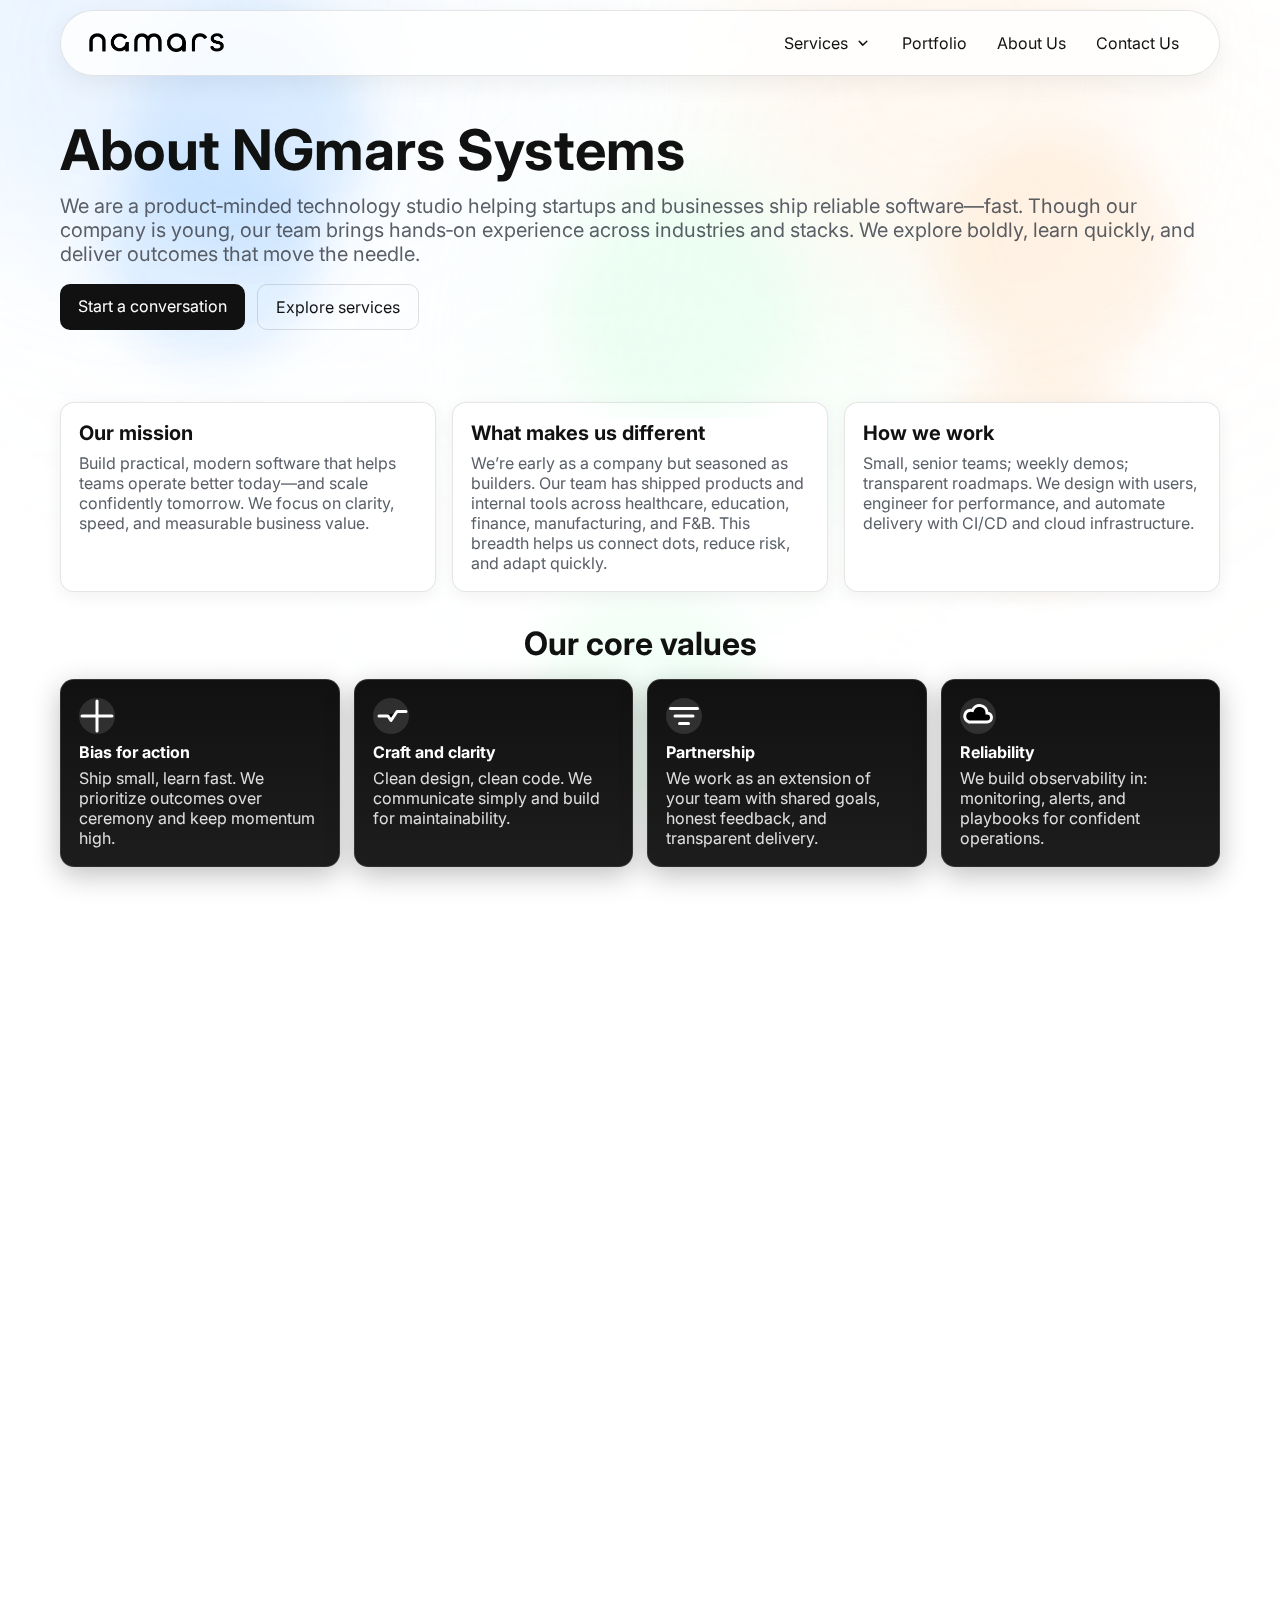
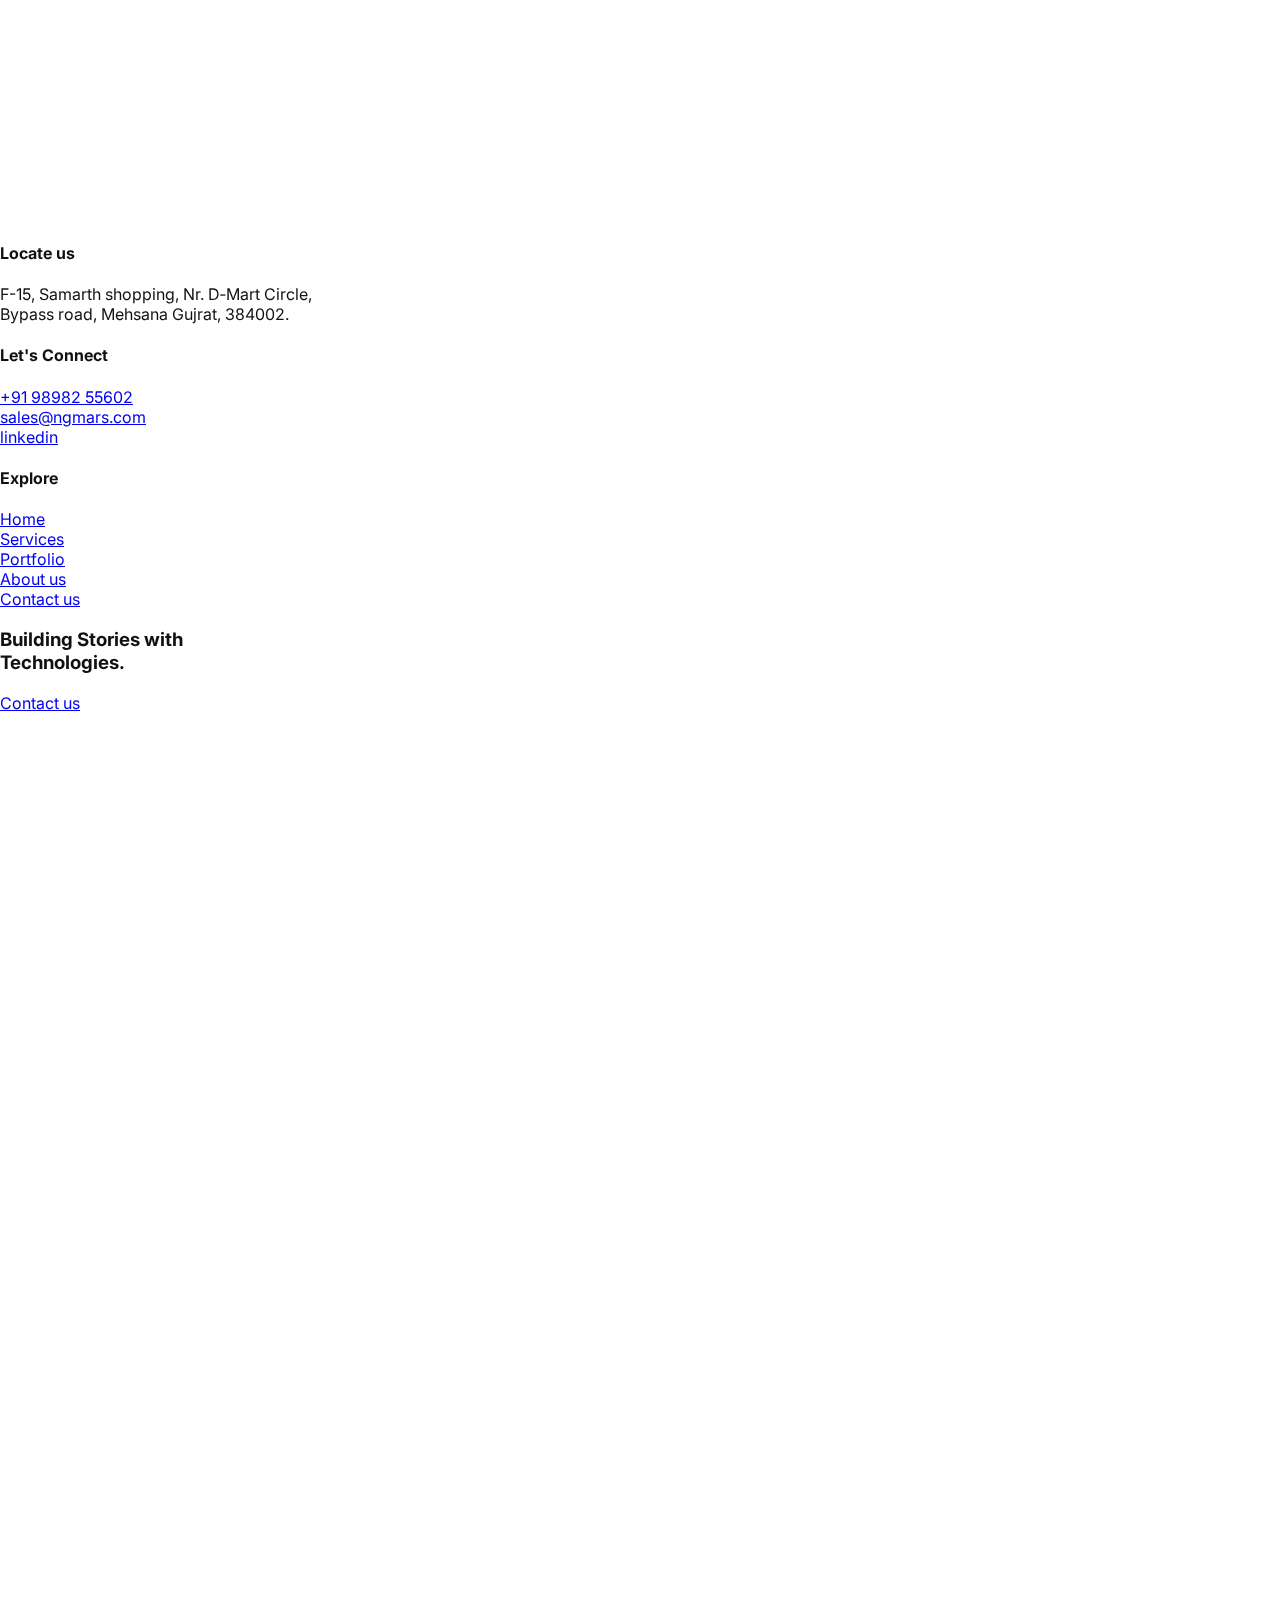
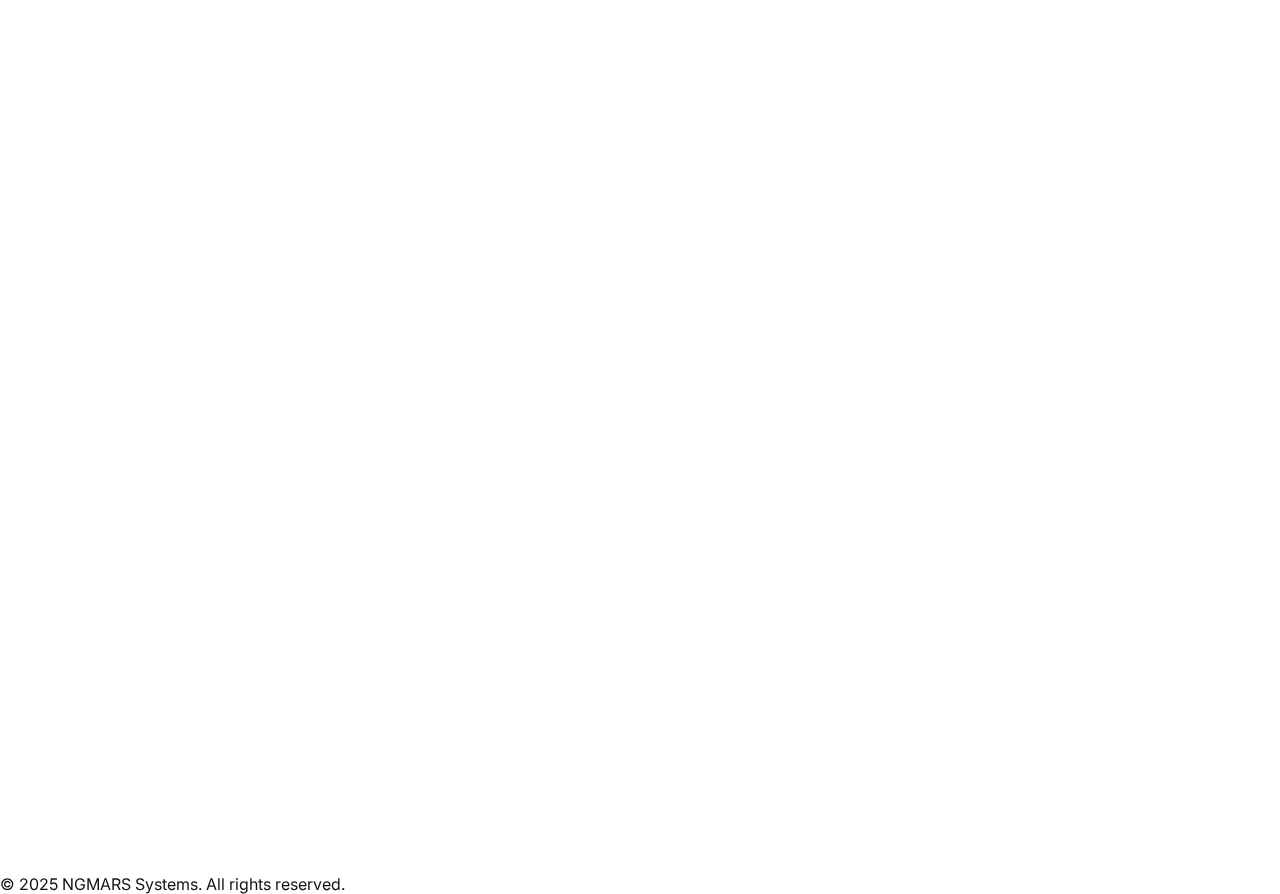
<file: about.html>
<!DOCTYPE html>
<html lang="en">
  <head>
    <meta charset="UTF-8" />
    <meta name="viewport" content="width=device-width, initial-scale=1.0" />
    <title>About Us | NGmars Systems</title>
    <meta name="description" content="Learn about NGmars Systems: our mission, cross‑industry experience, values, and the team building modern software for startups and enterprises." />
    <link rel="preconnect" href="https://fonts.googleapis.com" />
    <link rel="preconnect" href="https://fonts.gstatic.com" crossorigin />
    <link href="https://fonts.googleapis.com/css2?family=Inter:wght@300;400;500;600;700&display=swap" rel="stylesheet" />
    <link rel="stylesheet" href="assets/css/styles.css" />
    <link rel="stylesheet" href="assets/css/about.css" />
    <link rel="icon" type="image/png" href="ngmarslogo.png" />
  </head>
  <body>
    <!-- Global floating blobs backdrop like home -->
    <div class="page-accents" aria-hidden="true">
      <span class="pblob pb1"></span>
      <span class="pblob pb2"></span>
      <span class="pblob pb3"></span>
    </div>

    <!-- Subtle grid + shapes background specific to About -->
    <div class="about-bg" aria-hidden="true">
      <span class="agrid"></span>
      <span class="ashape s1"></span>
      <span class="ashape s2"></span>
      <span class="ashape s3"></span>
    </div>

    <header class="site-header">
      <nav class="navbar" aria-label="Primary">
        <a class="brand" href="/">
          <img src="ngmars logo Black.png" alt="NGmars Systems logo" class="brand-logo" />
        </a>
        <button class="nav-toggle" aria-expanded="false" aria-controls="nav-menu" aria-label="Toggle navigation">
          <span class="bar"></span>
          <span class="bar"></span>
          <span class="bar"></span>
        </button>
        <ul id="nav-menu" class="nav-menu">
          <li class="nav-item has-mega" aria-haspopup="true">
            <a class="nav-link" aria-expanded="false" href="/services">
              Services
              <svg class="chevron" viewBox="0 0 24 24" aria-hidden="true" focusable="false"><path d="M6.23 8.97a1 1 0 0 1 1.41 0L12 13.33l4.36-4.36a1 1 0 1 1 1.41 1.41l-5.07 5.07a1.5 1.5 0 0 1-2.12 0L6.23 10.38a1 1 0 0 1 0-1.41z"/></svg>
            </a>
            <div class="mega" aria-label="Services mega menu">
              <aside class="mega-sidebar" role="tablist" aria-orientation="vertical">
                <button class="mega-cat active" role="tab" aria-selected="true" data-target="web">Web Development</button>
                <button class="mega-cat" role="tab" aria-selected="false" data-target="software">Software Development</button>
                <button class="mega-cat" role="tab" aria-selected="false" data-target="mobile">Mobile App Development</button>
                <button class="mega-cat" role="tab" aria-selected="false" data-target="ecommerce">E‑Commerce</button>
                <button class="mega-cat" role="tab" aria-selected="false" data-target="odoo">Odoo Solutions</button>
                <button class="mega-cat" role="tab" aria-selected="false" data-target="marketing">Digital Marketing</button>
                <button class="mega-cat" role="tab" aria-selected="false" data-target="uiux">UI/UX Design</button>
                <button class="mega-cat" role="tab" aria-selected="false" data-target="cloud">Cloud Solutions</button>
              </aside>
              <div class="mega-content">
                <section class="mega-panel active" id="panel-web" role="tabpanel">
                  <h4 class="mega-heading">Web Development</h4>
                  <div class="stack-group">
                    <h5>Frontend Stacks</h5>
                    <div class="mega-links">
                      <a href="#">HTML</a>
                      <a href="#">CSS</a>
                      <a href="#">JavaScript</a>
                      <a href="#">ReactJS</a>
                      <a href="#">NextJS</a>
                      <a href="#">Bootstrap</a>
                      <a href="#">Tailwind CSS</a>
                      <a href="#">Responsive Design</a>
                    </div>
                  </div>
                  <div class="stack-group">
                    <h5>Backend Stacks</h5>
                    <div class="mega-links">
                      <a href="#">Python</a>
                      <a href="#">Node.js</a>
                      <a href="#">Express.js</a>
                      <a href="#">PHP</a>
                      <a href="#">REST APIs</a>
                    </div>
                  </div>
                </section>
                <section class="mega-panel" id="panel-software" role="tabpanel">
                  <h4 class="mega-heading">Software Development</h4>
                  <div class="mega-links">
                    <a href="#">C#</a>
                    <a href="#">.NET Framework</a>
                    <a href="#">Python</a>
                    <a href="#">Java</a>
                    <a href="#">Electron JS</a>
                    <a href="#">API Integration</a>
                    <a href="#">Automation</a>
                  </div>
                </section>
                <section class="mega-panel" id="panel-mobile" role="tabpanel">
                  <h4 class="mega-heading">Mobile App Development</h4>
                  <div class="mega-links">
                    <a href="#">Mobile App Development</a>
                    <a href="#">React Native Development</a>
                    <a href="#">Flutter App Development</a>
                    <a href="#">Hybrid Apps Development</a>
                    <a href="#">Kotlin Development</a>
                    <a href="#">iOS Apps Development</a>
                  </div>
                </section>
                <section class="mega-panel" id="panel-ecommerce" role="tabpanel">
                  <h4 class="mega-heading">E‑Commerce</h4>
                  <div class="mega-links">
                    <a href="#">Custom Store Development</a>
                    <a href="#">Shopify Development</a>
                    <a href="#">WooCommerce Development</a>
                    <a href="#">Magento Development</a>
                    <a href="#">Payment Gateway Integration</a>
                    <a href="#">Product Catalog Management</a>
                    <a href="#">E‑commerce Website Design</a>
                    <a href="#">Odoo E‑commerce</a>
                  </div>
                </section>
                <section class="mega-panel" id="panel-odoo" role="tabpanel">
                  <h4 class="mega-heading">Odoo Solutions</h4>
                  <div class="mega-links">
                    <a href="#">Odoo ERP</a>
                    <a href="#">Odoo Website Builder</a>
                    <a href="#">Custom Modules</a>
                    <a href="#">CRM Setup</a>
                    <a href="#">Inventory Management</a>
                    <a href="#">HR Management</a>
                    <a href="#">ERP Management</a>
                  </div>
                </section>
                <section class="mega-panel" id="panel-marketing" role="tabpanel">
                  <h4 class="mega-heading">Digital Marketing</h4>
                  <div class="mega-links">
                    <a href="#">SEO</a>
                    <a href="#">SEM</a>
                    <a href="#">Social Media Marketing</a>
                    <a href="#">Email Campaigns</a>
                    <a href="#">Content Writing</a>
                    <a href="#">Content Creation</a>
                    <a href="#">Google Analytics</a>
                    <a href="#">PPC Ads</a>
                    <a href="#">Visual Branding</a>
                    <a href="#">Website Optimization</a>
                  </div>
                </section>
                <section class="mega-panel" id="panel-uiux" role="tabpanel">
                  <h4 class="mega-heading">UI/UX Design</h4>
                  <div class="mega-links">
                    <a href="#">Wireframing</a>
                    <a href="#">Prototyping</a>
                    <a href="#">User Research</a>
                    <a href="#">Interaction Design</a>
                    <a href="#">User Flow Mapping</a>
                    <a href="#">Visual & Graphic Design</a>
                  </div>
                </section>
                <section class="mega-panel" id="panel-cloud" role="tabpanel">
                  <h4 class="mega-heading">Cloud Solutions</h4>
                  <div class="mega-links">
                    <a href="#">AWS</a>
                    <a href="#">Microsoft Azure</a>
                    <a href="#">Firebase</a>
                    <a href="#">Google Cloud</a>
                    <a href="#">Cloud Storage</a>
                    <a href="#">Kubernetes</a>
                    <a href="#">Docker</a>
                  </div>
                </section>
              </div>
            </div>
          </li>
          <li class="nav-item"><a class="nav-link" href="/portfolio">Portfolio</a></li>
          <li class="nav-item"><a class="nav-link" href="/about">About Us</a></li>
          <li class="nav-item"><a class="nav-link" href="/contact">Contact Us</a></li>
        </ul>
      </nav>
    </header>

    <!-- Mobile navigation overlay -->
    <div class="nav-overlay" id="nav-overlay" aria-hidden="true">
      <button class="nav-overlay-close" id="nav-overlay-close" aria-label="Close navigation">×</button>
      <ul class="nav-overlay-menu">
        <li><a class="nav-overlay-item" href="/services">Services</a></li>
        <li><a class="nav-overlay-item" href="/portfolio">Portfolio</a></li>
        <li><a class="nav-overlay-item" href="/about">About Us</a></li>
        <li><a class="nav-overlay-item" href="/contact">Contact Us</a></li>
      </ul>
      <div class="nav-overlay-bg"><ul class="circles"><li></li><li></li><li></li><li></li><li></li><li></li><li></li><li></li><li></li><li></li></ul></div>
    </div>

    <main id="about" class="about-page">
      <!-- Hero -->
      <section class="about-hero">
        <div class="container">
          <div class="hero-content">
            <h1>About NGmars Systems</h1>
            <p>We are a product‑minded technology studio helping startups and businesses ship reliable software—fast. Though our company is young, our team brings hands‑on experience across industries and stacks. We explore boldly, learn quickly, and deliver outcomes that move the needle.</p>
            <div class="hero-cta">
              <a href="/contact" class="btn primary">Start a conversation</a>
              <a href="/services" class="btn ghost">Explore services</a>
            </div>
          </div>
        </div>
        <div class="hero-accents" aria-hidden="true">
          <span class="hblob h1"></span>
          <span class="hblob h2"></span>
          <span class="hblob h3"></span>
        </div>
      </section>

      <!-- Mission & Story -->
      <section class="about-story reveal">
        <div class="container">
          <div class="story-grid">
            <div class="story-card">
              <h2>Our mission</h2>
              <p>Build practical, modern software that helps teams operate better today—and scale confidently tomorrow. We focus on clarity, speed, and measurable business value.</p>
            </div>
            <div class="story-card">
              <h2>What makes us different</h2>
              <p>We’re early as a company but seasoned as builders. Our team has shipped products and internal tools across healthcare, education, finance, manufacturing, and F&B. This breadth helps us connect dots, reduce risk, and adapt quickly.</p>
            </div>
            <div class="story-card">
              <h2>How we work</h2>
              <p>Small, senior teams; weekly demos; transparent roadmaps. We design with users, engineer for performance, and automate delivery with CI/CD and cloud infrastructure.</p>
            </div>
          </div>
        </div>
      </section>

      <!-- Values -->
      <section class="about-values reveal">
        <div class="container">
          <h2>Our core values</h2>
          <div class="values-grid">
            <article class="value">
              <div class="icon-bubble"><svg viewBox="0 0 24 24" aria-hidden="true"><path d="M12 2v20M2 12h20" stroke="#fff" stroke-width="2" stroke-linecap="round"/></svg></div>
              <h3>Bias for action</h3>
              <p>Ship small, learn fast. We prioritize outcomes over ceremony and keep momentum high.</p>
            </article>
            <article class="value">
              <div class="icon-bubble"><svg viewBox="0 0 24 24" aria-hidden="true"><path d="M4 12h6l2 3 4-6h6" stroke="#fff" stroke-width="2" stroke-linecap="round" stroke-linejoin="round"/></svg></div>
              <h3>Craft and clarity</h3>
              <p>Clean design, clean code. We communicate simply and build for maintainability.</p>
            </article>
            <article class="value">
              <div class="icon-bubble"><svg viewBox="0 0 24 24" aria-hidden="true"><path d="M3 7h18M6 12h12M9 17h6" stroke="#fff" stroke-width="2" stroke-linecap="round"/></svg></div>
              <h3>Partnership</h3>
              <p>We work as an extension of your team with shared goals, honest feedback, and transparent delivery.</p>
            </article>
            <article class="value">
              <div class="icon-bubble"><svg viewBox="0 0 24 24" aria-hidden="true"><path d="M6 16h12a3 3 0 0 0 0-6 5 5 0 0 0-9.7-1.7A4 4 0 0 0 6 16z" stroke="#fff" stroke-width="2"/></svg></div>
              <h3>Reliability</h3>
              <p>We build observability in: monitoring, alerts, and playbooks for confident operations.</p>
            </article>
          </div>
        </div>
      </section>

      <!-- Experience highlights -->
      <section class="about-experience reveal">
        <div class="container">
          <h2>Cross‑industry exposure</h2>
          <p class="lead">Our team has worked on solutions across multiple domains. This helps us propose practical architectures and avoid common pitfalls from day one.</p>
          <div class="xp-grid">
            <div class="xp-card"><h3>Healthcare</h3><p>Patient portals, scheduling, data privacy, and integrations with third‑party services.</p></div>
            <div class="xp-card"><h3>Education</h3><p>LMS features, assessment tooling, live classes, and analytics for engagement.</p></div>
            <div class="xp-card"><h3>Finance</h3><p>Secure workflows, dashboards, role‑based access, and audit‑friendly data design.</p></div>
            <div class="xp-card"><h3>Manufacturing</h3><p>Inventory visibility, QC tracking, simple shop‑floor apps, and Odoo extensions.</p></div>
            <div class="xp-card"><h3>Real Estate</h3><p>Property listings, search filters, lead capture, and map integrations.</p></div>
            <div class="xp-card"><h3>Food & Beverages</h3><p>Menu management, online ordering flows, and CRM marketing automations.</p></div>
          </div>
        </div>
      </section>

      <!-- Approach / Process -->
      <section class="about-process reveal">
        <div class="container">
          <h2>Our delivery approach</h2>
          <div class="process">
            <div class="process-track" aria-hidden="true"></div>
            <div class="process-steps">
              <div class="p-step"><div class="p-node"><span>1</span></div><div class="p-arrow"><span></span></div><p>Discover</p></div>
              <div class="p-step"><div class="p-node"><span>2</span></div><div class="p-arrow"><span></span></div><p>Design</p></div>
              <div class="p-step"><div class="p-node"><span>3</span></div><div class="p-arrow"><span></span></div><p>Build</p></div>
              <div class="p-step"><div class="p-node"><span>4</span></div><div class="p-arrow"><span></span></div><p>Launch</p></div>
              <div class="p-step"><div class="p-node"><span>5</span></div><div class="p-arrow"><span></span></div><p>Grow</p></div>
            </div>
          </div>
        </div>
      </section>

      <!-- Social proof style metrics -->
      <section class="about-metrics reveal">
        <div class="container">
          <div class="metrics-grid">
            <div class="metric"><p class="num">750+</p><p class="label">Hours of development</p></div>
            <div class="metric"><p class="num">90%</p><p class="label">Client feedback</p></div>
            <div class="metric"><p class="num">3000+</p><p class="label">Design views</p></div>
          </div>
        </div>
      </section>

      <!-- CTA -->
      <section class="about-cta reveal">
        <div class="container">
          <h2>Have a project in mind?</h2>
          <p>We’ll explore your goals, share options, and propose a focused plan.</p>
          <a href="/contact" class="btn primary">Talk to us</a>
        </div>
      </section>
    </main>

    <footer class="footer-v2">
      <div class="footer-grid">
        <div>
          <h4>Locate us</h4>
          <p>F-15, Samarth shopping, Nr. D‑Mart Circle,<br/>Bypass road, Mehsana Gujrat, 384002.</p>
        </div>
        <div>
          <h4>Let's Connect</h4>
          <a href="tel:+919898255602">+91 98982 55602</a>
          <br/>
          <a href="mailto:sales@ngmars.com">sales@ngmars.com</a>
          <br/>
          <a href="https://www.linkedin.com/company/ngmars/">linkedin</a>
        </div>
        <div>
          <h4>Explore</h4>
          <a href="/">Home</a>
          <br/>
          <a href="/services">Services</a>
          <br/>
          <a href="/portfolio">Portfolio</a>
          <br/>
          <a href="/about">About us</a>
          <br/>
          <a href="/contact">Contact us</a>
        </div>
        <div class="fcta">
          <h3>Building Stories with<br/>Technologies.</h3>
          <a href="/contact" class="btn light">Contact us</a>
        </div>
      </div>
      <div class="footer-bottom">
        <img src="text.png" alt="NGmars" class="footer-logo" />
        <p class="copyright">© 2025 NGMARS Systems. All rights reserved.</p>
      </div>
    </footer>

    <script src="assets/js/main.js"></script>
    <script src="assets/js/about.js"></script>
  </body>
  </html>
</file>
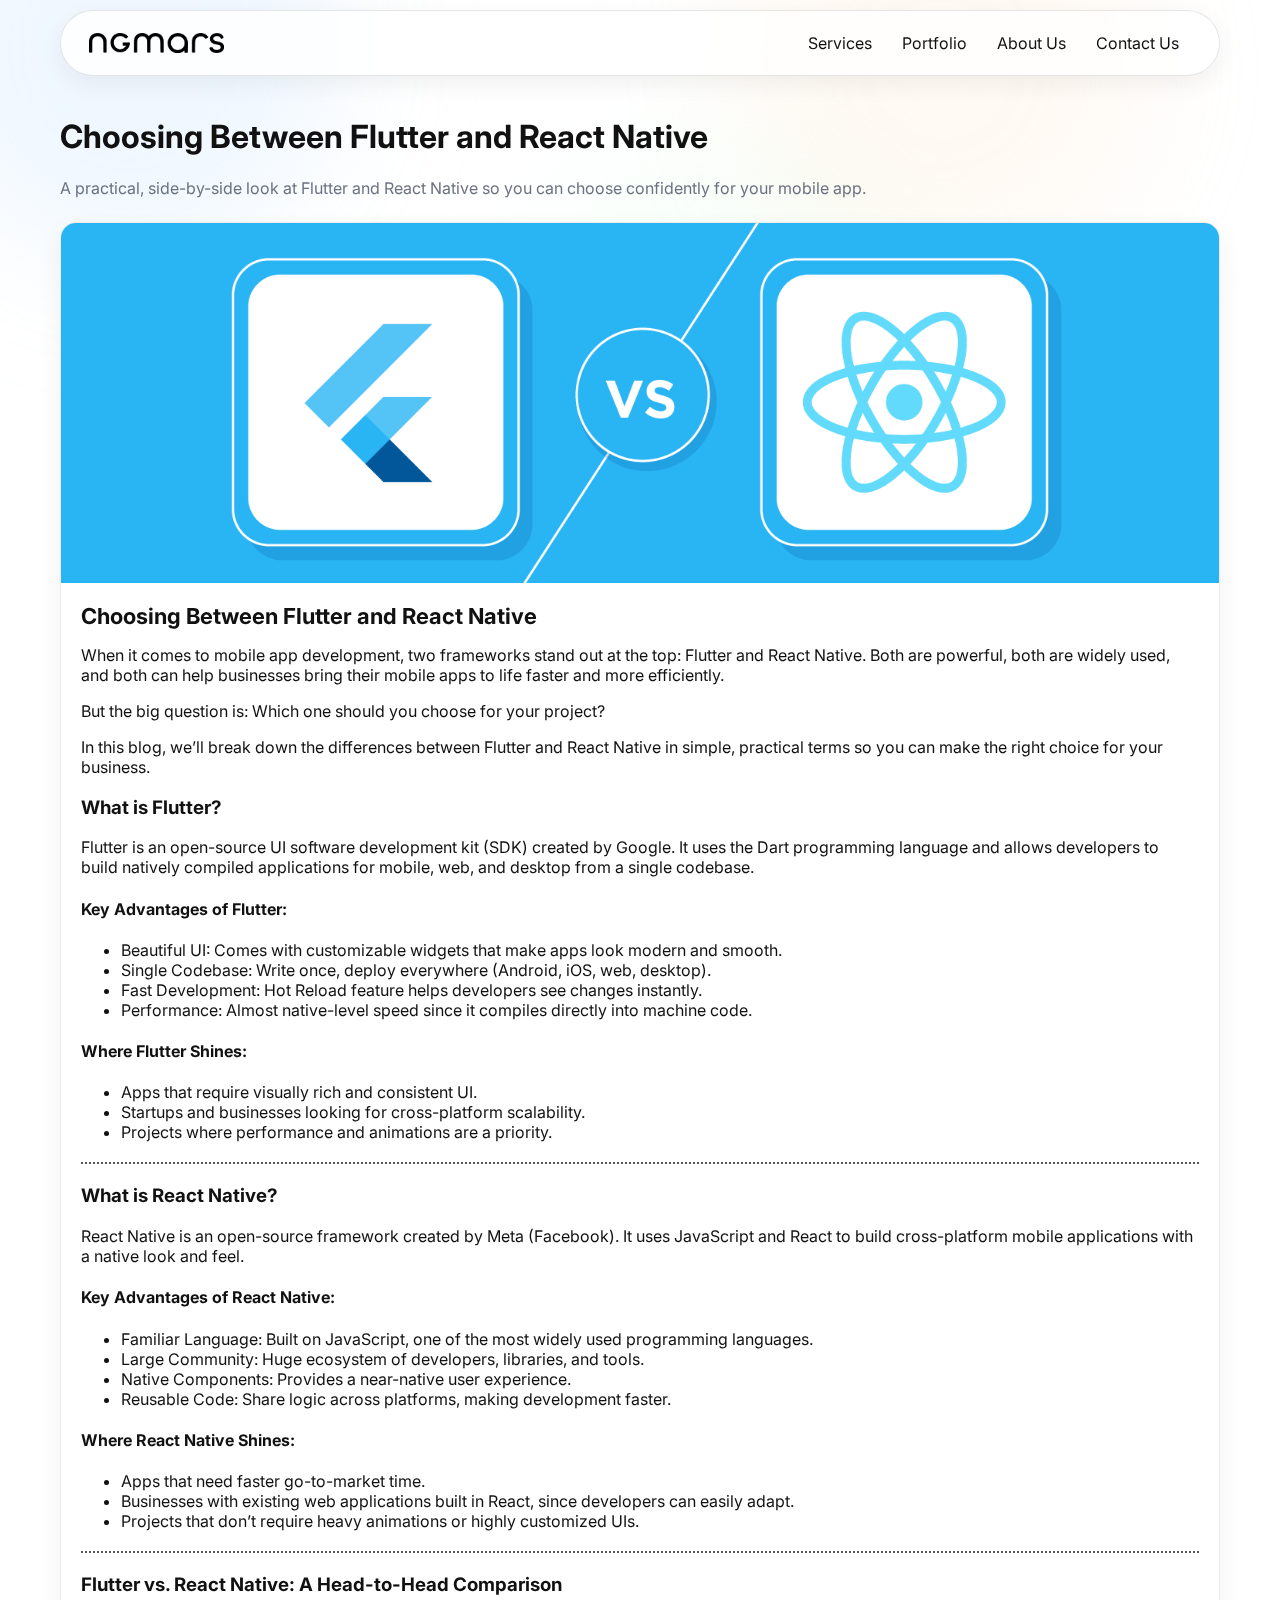
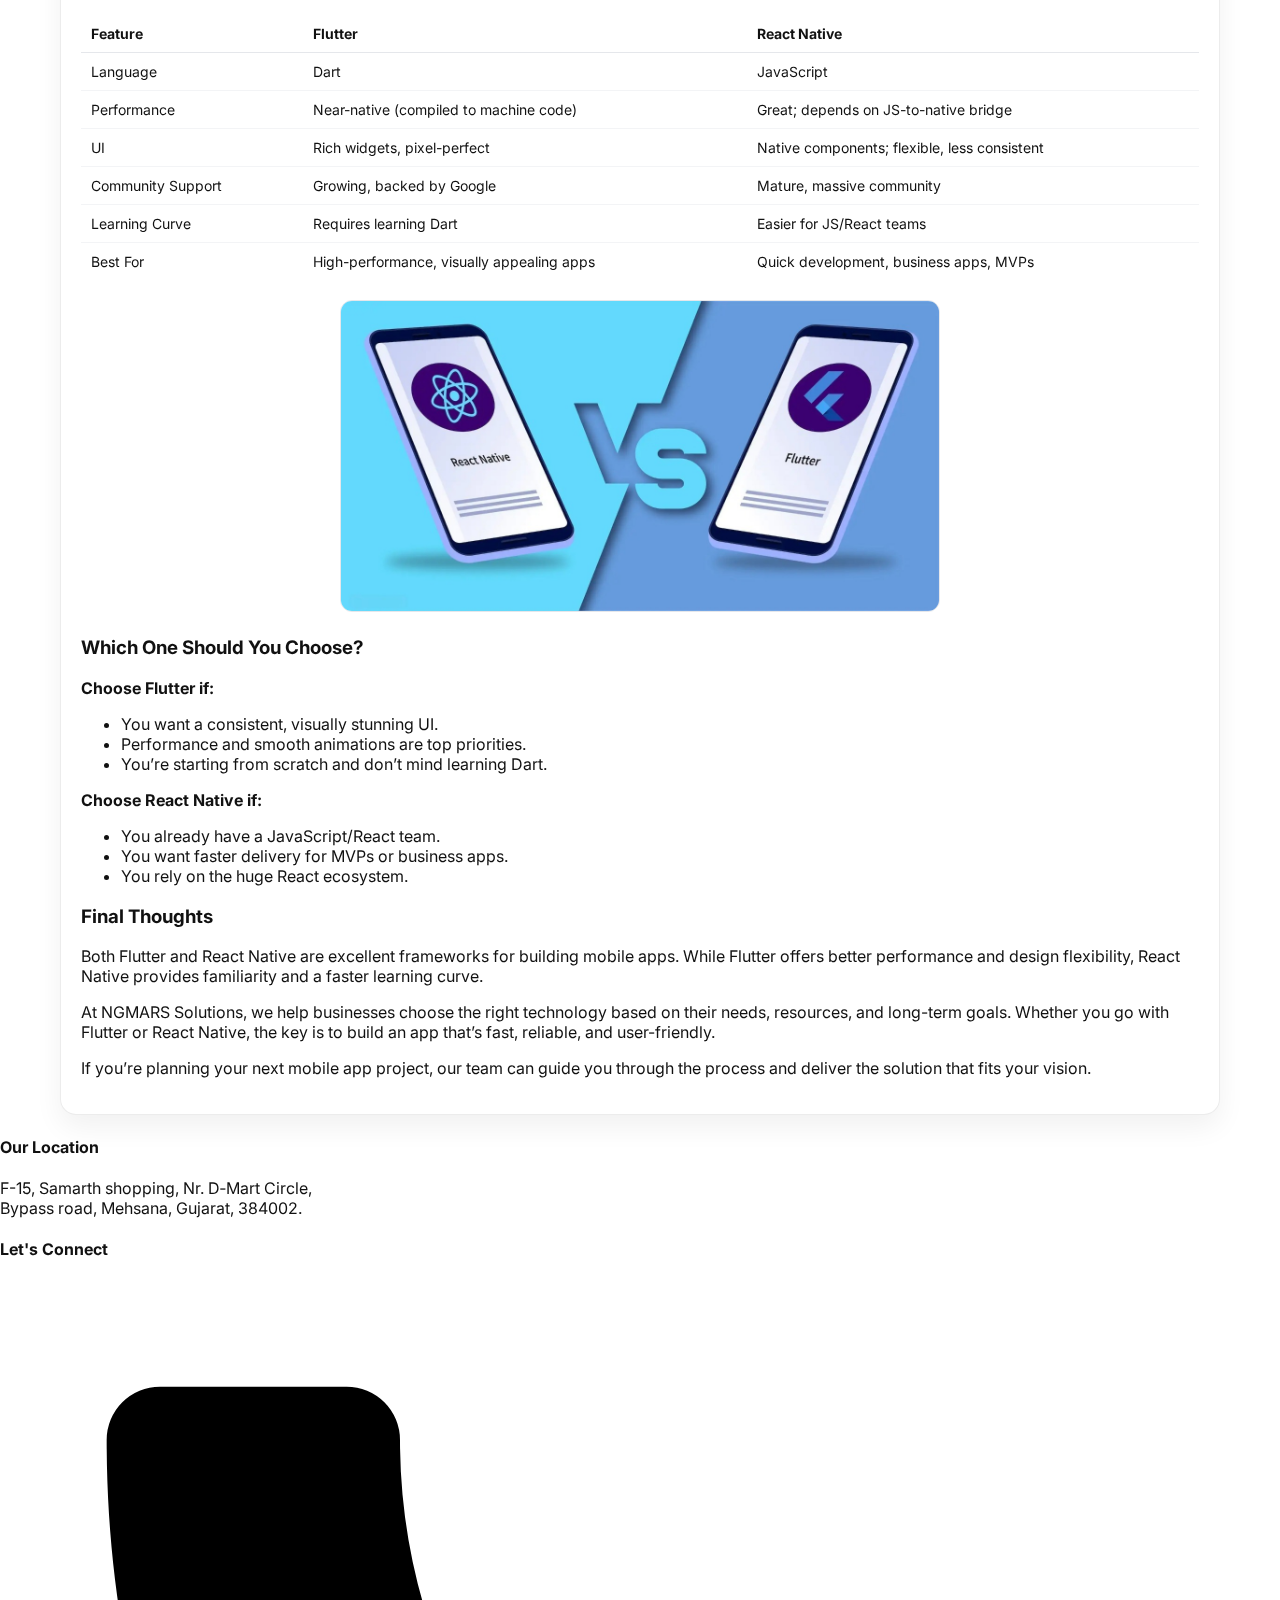
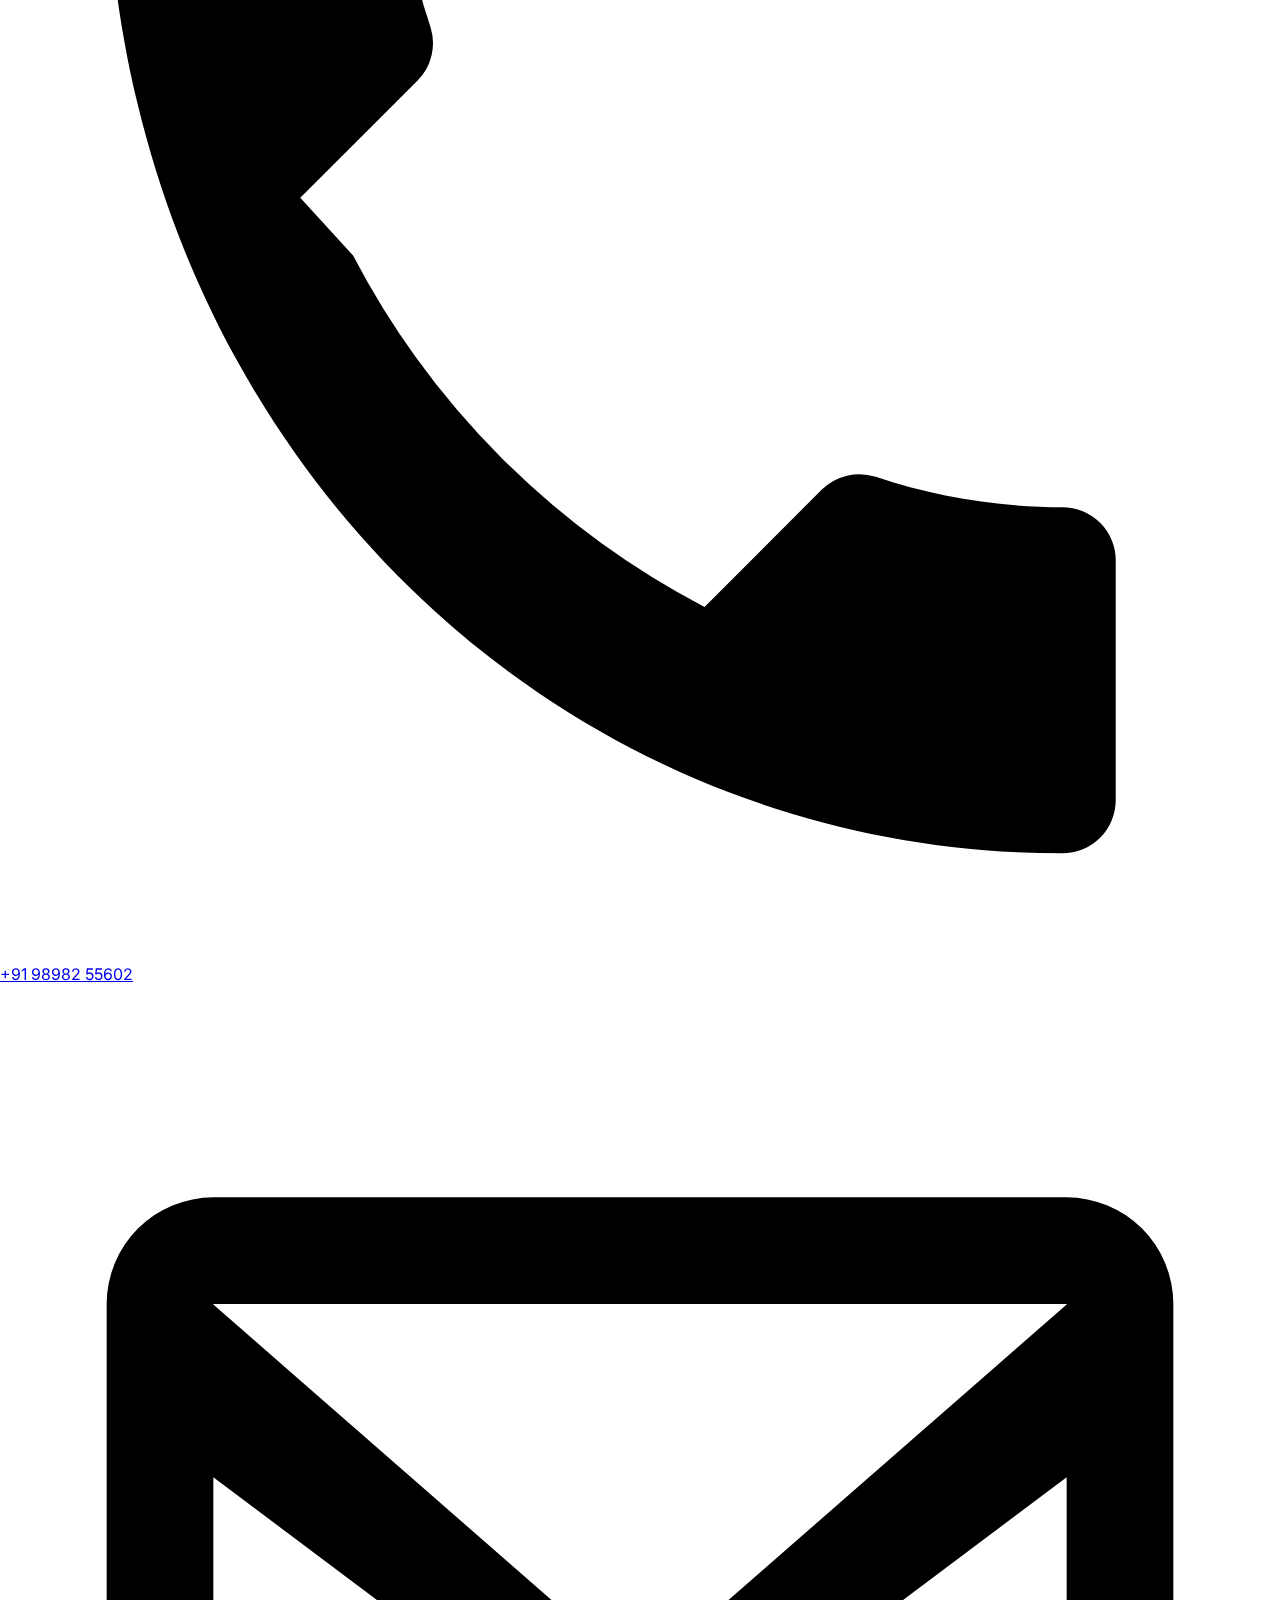
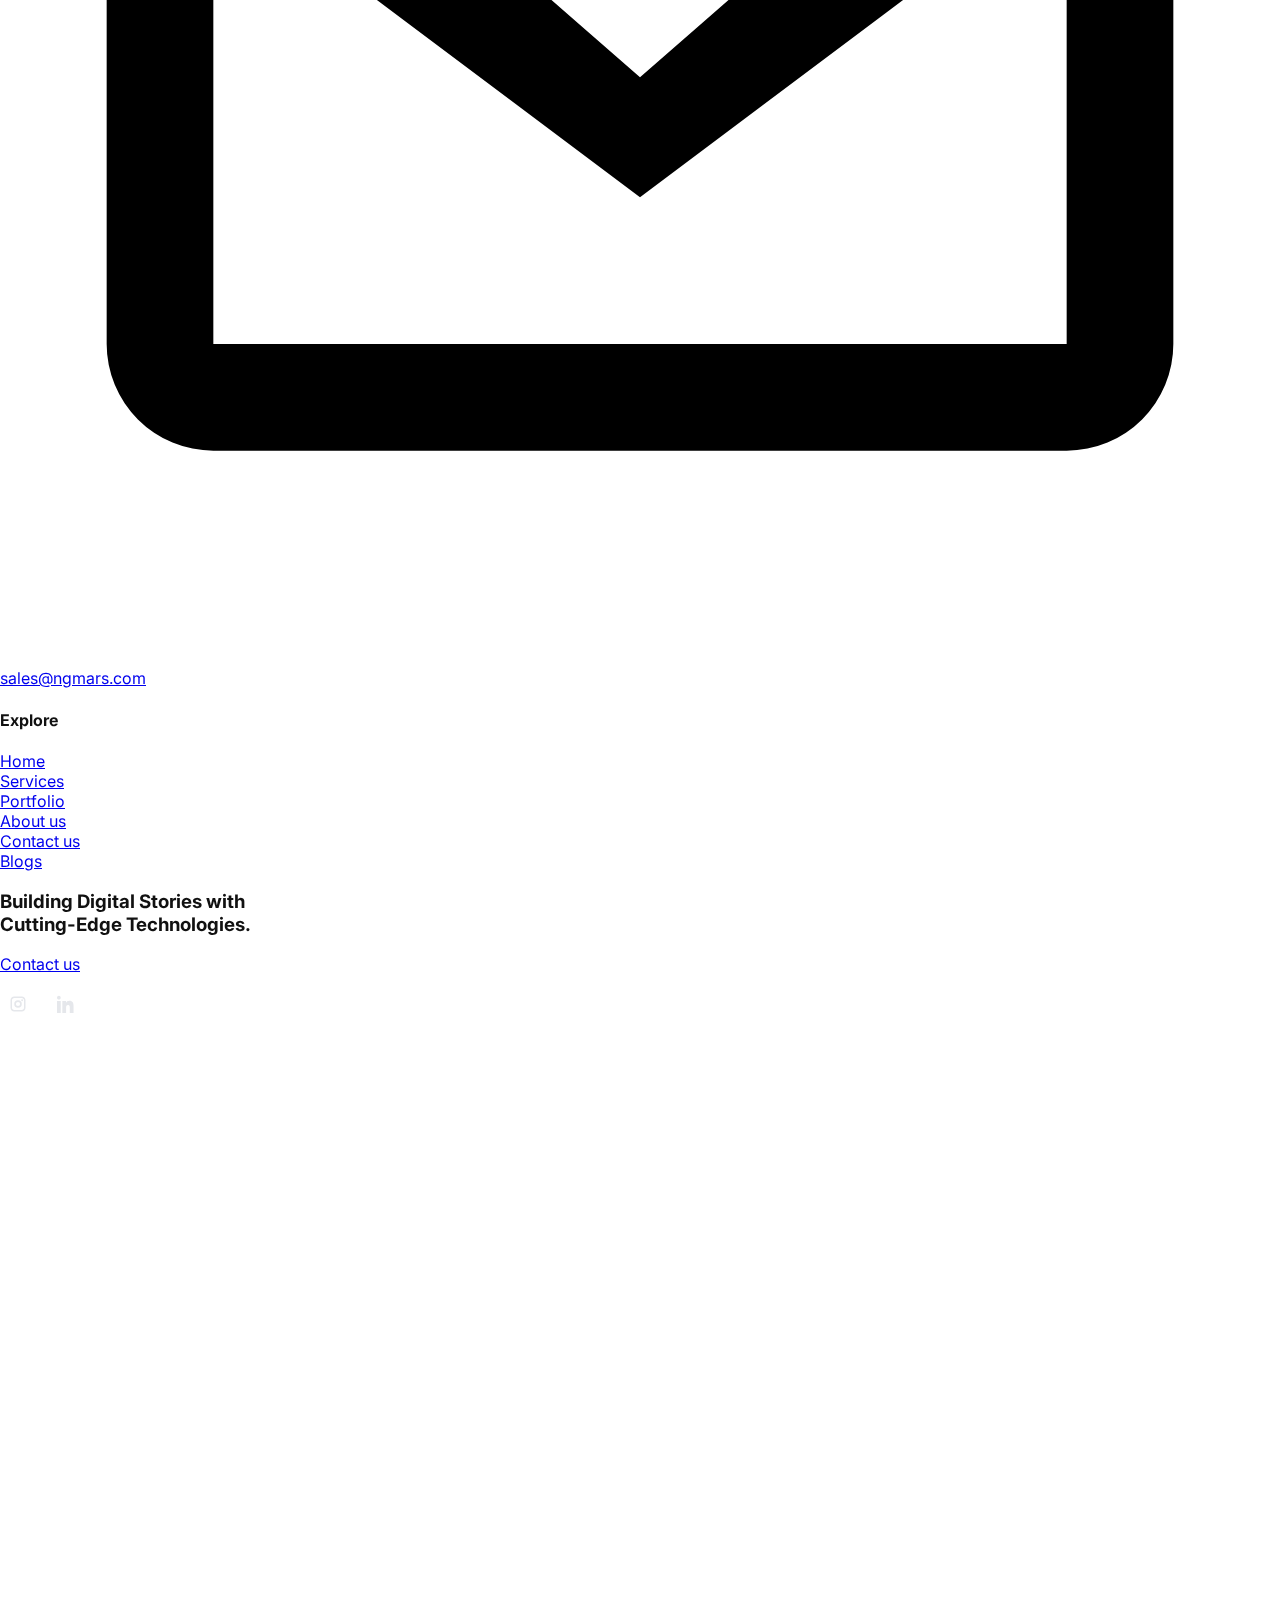
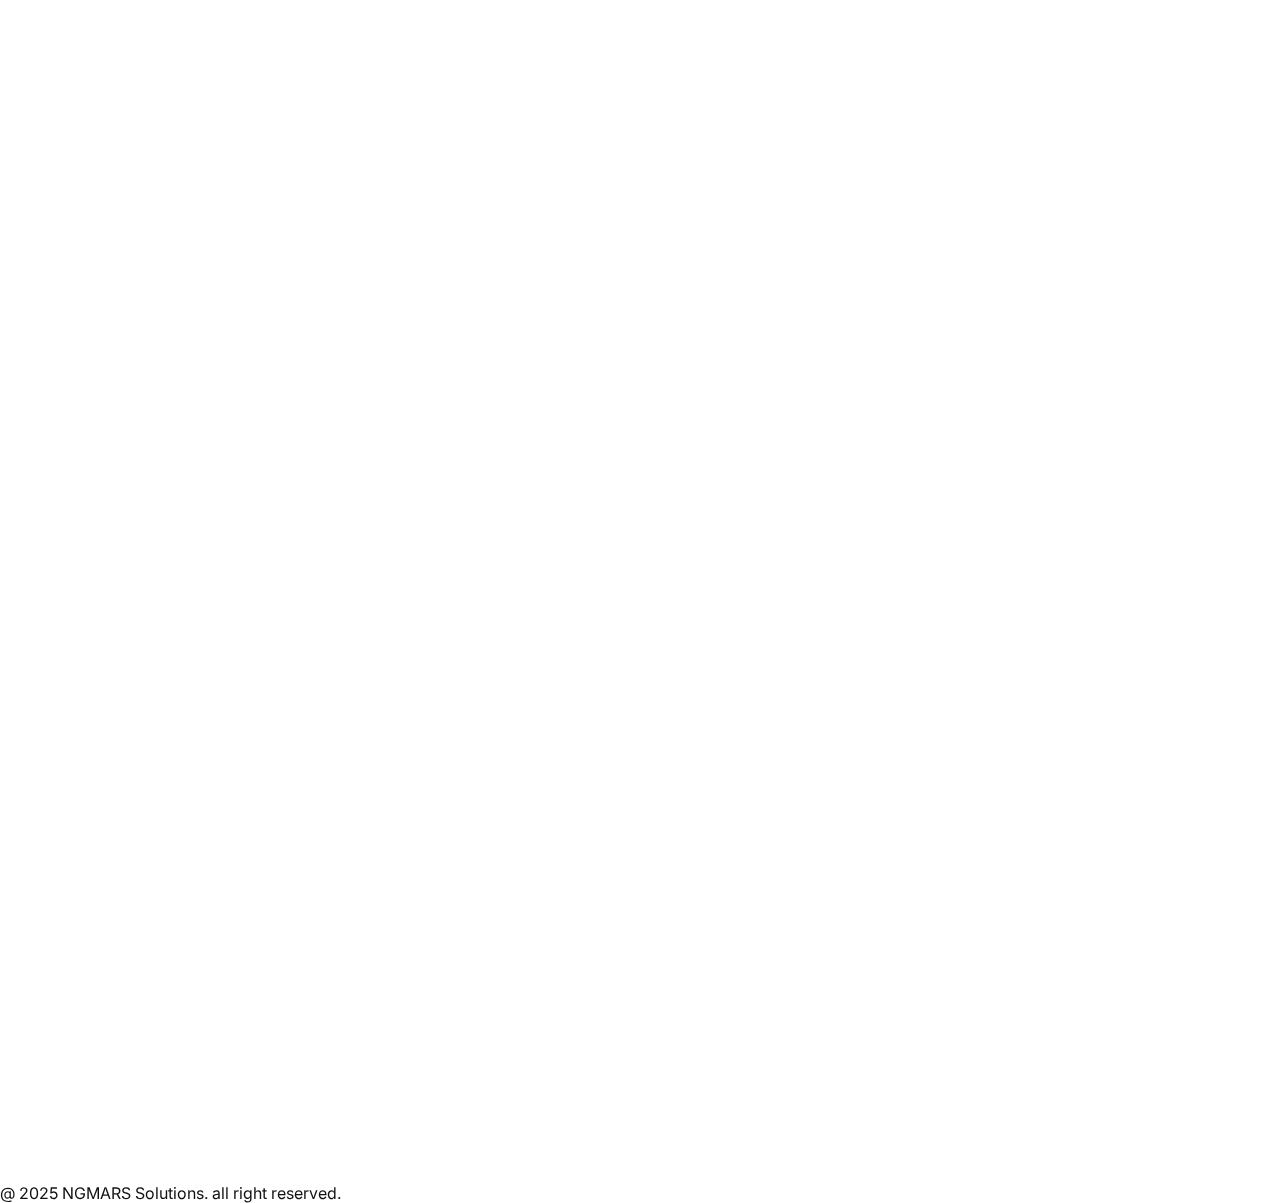
<file: blog-flutter-vs-react-native.html>
<!DOCTYPE html>
<html lang="en">
  <head>
    <meta charset="UTF-8" />
    <meta name="viewport" content="width=device-width, initial-scale=1.0" />
    <link rel="icon" type="image/png" href="ng-bg-9.png">
    <title>Choosing Between Flutter and React Native</title>
    <meta name="description" content="Flutter vs React Native: practical comparison on performance, UI, ecosystem, and when to choose each for your mobile app project." />
    <link rel="canonical" href="https://www.ngmars.com/blog-flutter-vs-react-native.html" />
    <meta property="og:title" content="Choosing Between Flutter and React Native" />
    <meta property="og:description" content="A practical guide to decide between Flutter and React Native for your next app." />
    <meta property="og:type" content="article" />
    <meta property="og:url" content="https://www.ngmars.com/blog-flutter-vs-react-native.html" />
    <meta property="og:image" content="https://images.unsplash.com/photo-1559066653-2b05f3b6f2b8?q=80&w=1600&auto=format&fit=crop" />
    <meta name="twitter:card" content="summary_large_image" />
    <link rel="preconnect" href="https://fonts.googleapis.com" />
    <link rel="preconnect" href="https://fonts.gstatic.com" crossorigin />
    <link href="https://fonts.googleapis.com/css2?family=Inter:wght@300;400;500;600;700&display=swap" rel="stylesheet" />
    <link rel="stylesheet" href="assets/css/styles.css" />
    <link rel="stylesheet" href="assets/css/blog.css" />
    <link rel="icon" type="image/png" href="ngmarslogo.png" />
  </head>
  <body>
    <div class="page-accents" aria-hidden="true">
      <span class="pblob pb1"></span>
      <span class="pblob pb2"></span>
      <span class="pblob pb3"></span>
    </div>

    <header class="site-header">
      <nav class="navbar" aria-label="Primary">
        <a class="brand" href="/">
          <img src="ngmars_logo.png" alt="NGMARS Solutions company logo" class="brand-logo" />
        </a>
        <button class="nav-toggle" aria-expanded="false" aria-controls="nav-menu" aria-label="Toggle navigation">
          <span class="bar"></span>
          <span class="bar"></span>
          <span class="bar"></span>
        </button>
        <ul id="nav-menu" class="nav-menu">
          <li class="nav-item"><a class="nav-link" href="/services">Services</a></li>
          <li class="nav-item"><a class="nav-link" href="/portfolio">Portfolio</a></li>
          <li class="nav-item"><a class="nav-link" href="about.html">About Us</a></li>
          <li class="nav-item"><a class="nav-link" href="contact.html">Contact Us</a></li>
        </ul>
      </nav>
    </header>

    <main class="blog-page" itemscope itemtype="https://schema.org/Article">
      <section class="blog-hero" style="padding-bottom:8px;">
        <div class="container">
          <h1 itemprop="headline">Choosing Between Flutter and React Native</h1>
          <p class="lead" itemprop="description">A practical, side-by-side look at Flutter and React Native so you can choose confidently for your mobile app.</p>
          <meta itemprop="datePublished" content="2025-01-20" />
          <meta itemprop="dateModified" content="2025-01-20" />
          <meta itemprop="author" content="NGMARS Solutions" />
        </div>
      </section>

      <section class="reveal visible" itemprop="articleBody">
        <div class="container">
          <div style="border:1px solid rgba(17,17,17,0.08); border-radius:16px; overflow:hidden; background:#fff; box-shadow:0 12px 28px rgba(17,17,17,0.06);">
            <img src="flutter vs react native.png?q=80&w=1600&auto=format&fit=crop" alt="Mobile app development illustration" style="width:100%; height:360px; object-fit:cover; display:block;" />
            <article style="padding:20px;">
              <h2 style="margin:0 0 6px; font-size:22px;">Choosing Between Flutter and React Native</h2>
              <p>When it comes to mobile app development, two frameworks stand out at the top: Flutter and React Native. Both are powerful, both are widely used, and both can help businesses bring their mobile apps to life faster and more efficiently.</p>
              <p>But the big question is: Which one should you choose for your project?</p>
              <p>In this blog, we’ll break down the differences between Flutter and React Native in simple, practical terms so you can make the right choice for your business.</p>

              <h3> What is Flutter?</h3>
              <p>Flutter is an open-source UI software development kit (SDK) created by Google. It uses the Dart programming language and allows developers to build natively compiled applications for mobile, web, and desktop from a single codebase.</p>
              <h4>Key Advantages of Flutter:</h4>
              <ul>
                <li>Beautiful UI: Comes with customizable widgets that make apps look modern and smooth.</li>
                <li>Single Codebase: Write once, deploy everywhere (Android, iOS, web, desktop).</li>
                <li>Fast Development: Hot Reload feature helps developers see changes instantly.</li>
                <li>Performance: Almost native-level speed since it compiles directly into machine code.</li>
              </ul>
              <h4>Where Flutter Shines:</h4>
              <ul>
                <li>Apps that require visually rich and consistent UI.</li>
                <li>Startups and businesses looking for cross-platform scalability.</li>
                <li>Projects where performance and animations are a priority.</li>
              </ul>

              <hr style="border: none; border-top: 2px dotted #555; margin: 20px 0;" />

              <h3> What is React Native?</h3>
              <p>React Native is an open-source framework created by Meta (Facebook). It uses JavaScript and React to build cross-platform mobile applications with a native look and feel.</p>
              <h4>Key Advantages of React Native:</h4>
              <ul>
                <li>Familiar Language: Built on JavaScript, one of the most widely used programming languages.</li>
                <li>Large Community: Huge ecosystem of developers, libraries, and tools.</li>
                <li>Native Components: Provides a near-native user experience.</li>
                <li>Reusable Code: Share logic across platforms, making development faster.</li>
              </ul>
              <h4>Where React Native Shines:</h4>
              <ul>
                <li>Apps that need faster go-to-market time.</li>
                <li>Businesses with existing web applications built in React, since developers can easily adapt.</li>
                <li>Projects that don’t require heavy animations or highly customized UIs.</li>
              </ul>

              <hr style="border: none; border-top: 2px dotted #555; margin: 20px 0;" />

              <h3> Flutter vs. React Native: A Head-to-Head Comparison</h3>
              <div style="overflow-x:auto;">
                <table style="width:100%; border-collapse:collapse; font-size:14px;">
                  <thead>
                    <tr>
                      <th style="text-align:left; padding:10px; border-bottom:1px solid #e5e7eb;">Feature</th>
                      <th style="text-align:left; padding:10px; border-bottom:1px solid #e5e7eb;">Flutter</th>
                      <th style="text-align:left; padding:10px; border-bottom:1px solid #e5e7eb;">React Native</th>
                    </tr>
                  </thead>
                  <tbody>
                    <tr>
                      <td style="padding:10px; border-bottom:1px solid #f3f4f6;">Language</td>
                      <td style="padding:10px; border-bottom:1px solid #f3f4f6;">Dart</td>
                      <td style="padding:10px; border-bottom:1px solid #f3f4f6;">JavaScript</td>
                    </tr>
                    <tr>
                      <td style="padding:10px; border-bottom:1px solid #f3f4f6;">Performance</td>
                      <td style="padding:10px; border-bottom:1px solid #f3f4f6;">Near-native (compiled to machine code)</td>
                      <td style="padding:10px; border-bottom:1px solid #f3f4f6;">Great; depends on JS-to-native bridge</td>
                    </tr>
                    <tr>
                      <td style="padding:10px; border-bottom:1px solid #f3f4f6;">UI</td>
                      <td style="padding:10px; border-bottom:1px solid #f3f4f6;">Rich widgets, pixel-perfect</td>
                      <td style="padding:10px; border-bottom:1px solid #f3f4f6;">Native components; flexible, less consistent</td>
                    </tr>
                    <tr>
                      <td style="padding:10px; border-bottom:1px solid #f3f4f6;">Community Support</td>
                      <td style="padding:10px; border-bottom:1px solid #f3f4f6;">Growing, backed by Google</td>
                      <td style="padding:10px; border-bottom:1px solid #f3f4f6;">Mature, massive community</td>
                    </tr>
                    <tr>
                      <td style="padding:10px; border-bottom:1px solid #f3f4f6;">Learning Curve</td>
                      <td style="padding:10px; border-bottom:1px solid #f3f4f6;">Requires learning Dart</td>
                      <td style="padding:10px; border-bottom:1px solid #f3f4f6;">Easier for JS/React teams</td>
                    </tr>
                    <tr>
                      <td style="padding:10px;">Best For</td>
                      <td style="padding:10px;">High-performance, visually appealing apps</td>
                      <td style="padding:10px;">Quick development, business apps, MVPs</td>
                    </tr>
                  </tbody>
                </table>
              </div>

              <div style="text-align:center; margin:20px 0;">
                <img src="flutter vs react img.jpeg" 
                     alt="Flutter vs React Native main comparison image" 
                     style="max-width:100%; height:auto; width:600px; border-radius:12px; border:1px solid #e5e7eb;" />
              </div>              

              <h3> Which One Should You Choose?</h3>
              <p><strong>Choose Flutter if:</strong></p>
              <ul>
                <li>You want a consistent, visually stunning UI.</li>
                <li>Performance and smooth animations are top priorities.</li>
                <li>You’re starting from scratch and don’t mind learning Dart.</li>
              </ul>
              <p><strong>Choose React Native if:</strong></p>
              <ul>
                <li>You already have a JavaScript/React team.</li>
                <li>You want faster delivery for MVPs or business apps.</li>
                <li>You rely on the huge React ecosystem.</li>
              </ul>

              <h3> Final Thoughts</h3>
              <p>Both Flutter and React Native are excellent frameworks for building mobile apps. While Flutter offers better performance and design flexibility, React Native provides familiarity and a faster learning curve.</p>
              <p>At NGMARS Solutions, we help businesses choose the right technology based on their needs, resources, and long-term goals. Whether you go with Flutter or React Native, the key is to build an app that’s fast, reliable, and user-friendly.</p>
              <p>If you’re planning your next mobile app project, our team can guide you through the process and deliver the solution that fits your vision.</p>
            </article>
          </div>
        </div>
      </section>
    </main>

    <footer class="footer-v2">
      <div class="footer-grid">
        <div>
          <h4>Our Location</h4>
          <p>F-15, Samarth shopping, Nr. D‑Mart Circle,<br/>Bypass road, Mehsana, Gujarat, 384002.</p>
        </div>
        <div>
          <h4>Let's Connect</h4>
          <a class="contact-link" href="tel:+919898255602">
            <svg viewBox="0 0 24 24" aria-hidden="true"><path d="M6.62 10.79a15.53 15.53 0 006.59 6.59l2.2-2.2a1 1 0 011.01-.24c1.1.37 2.28.57 3.5.57a1 1 0 011 1V21a1 1 0 01-1 1C10.07 22 2 13.93 2 3a1 1 0 011-1h3.5a1 1 0 011 1c0 1.22.2 2.4.57 3.5a1 1 0 01-.24 1.01l-2.2 2.2z"/></svg>
            +91 98982 55602
          </a>
          <br/>
          <a class="contact-link" href="mailto:sales@ngmars.com">
            <svg viewBox="0 0 24 24" aria-hidden="true"><path d="M4 4h16a2 2 0 012 2v12a2 2 0 01-2 2H4a2 2 0 01-2-2V6a2 2 0 012-2zm0 2v.01L12 13l8-6.99V6H4zm16 12V9.25l-8 6-8-6V18h16z"/></svg>
            sales@ngmars.com
          </a>
        </div>
        <div>
          <h4>Explore</h4>
          <a href="/">Home</a>
          <br/>
          <a href="services.html">Services</a>
          <br/>
          <a href="/portfolio">Portfolio</a>
          <br/>
          <a href="about.html">About us</a>
          <br/>
          <a href="contact.html">Contact us</a>
          <br/>
          <a href="blog.html">Blogs</a>
        </div>
        <div class="fcta">
          <h3>Building Digital Stories with<br/>Cutting-Edge Technologies.</h3>
          <a href="contact.html" class="btn light">Contact us</a>
          <div class="footer-social" aria-label="Social links" style="margin-top:12px; display:flex; gap:12px;">
            <a href="https://www.instagram.com/ngmars_solutions?igsh=MTFkbjZhNDQ0emFtag==" target="_blank" rel="noopener" aria-label="Instagram" style="display:inline-flex;width:36px;height:36px;align-items:center;justify-content:center;border-radius:50%;background:rgba(255,255,255,0.06);border:1px solid rgba(255,255,255,0.15);">
              <svg viewBox="0 0 24 24" width="18" height="18" fill="#e5e7eb" aria-hidden="true"><path d="M7 2C4.24 2 2 4.24 2 7v10c0 2.76 2.24 5 5 5h10c2.76 0 5-2.24 5-5V7c0-2.76-2.24-5-5-5H7zm0 2h10c1.66 0 3 1.34 3 3v10c0 1.66-1.34 3-3 3H7c-1.66 0-3-1.34-3-3V7c0-1.66 1.34-3 3-3zm5 3a5 5 0 100 10 5 5 0 000-10zm0 2.2a2.8 2.8 0 110 5.6 2.8 2.8 0 010-5.6zM17.5 5.8a1.2 1.2 0 100 2.4 1.2 1.2 0 000-2.4z"/></svg>
            </a>
            <a href="https://www.linkedin.com/company/ngmars/" target="_blank" rel="noopener" aria-label="LinkedIn" style="display:inline-flex;width:36px;height:36px;align-items:center;justify-content:center;border-radius:50%;background:rgba(255,255,255,0.06);border:1px solid rgba(255,255,255,0.15);">
              <svg viewBox="0 0 24 24" width="18" height="18" fill="#e5e7eb" aria-hidden="true"><path d="M4.98 3.5C4.98 4.88 3.86 6 2.5 6S0 4.88 0 3.5 1.12 1 2.5 1s2.48 1.12 2.48 2.5zM0 8h5v16H0V8zm7.5 0H12v2.2h.06c.62-1.18 2.14-2.42 4.41-2.42 4.72 0 5.59 3.1 5.59 7.13V24h-5v-6.9c0-1.65-.03-3.77-2.3-3.77-2.3 0-2.65 1.79-2.65 3.64V24h-5V8z"/></svg>
            </a>
          </div>
        </div>
      </div>
      <div class="footer-bottom">
        <img src="text.png" alt="NGMARS" class="footer-logo" />
        <p class="copyright">@ 2025 NGMARS Solutions. all right reserved.</p>
      </div>
    </footer>

    <script src="assets/js/main.js"></script>
    <script src="assets/js/blog.js"></script>
    <script type="application/ld+json">
    {
      "@context": "https://schema.org",
      "@type": "Article",
      "headline": "Choosing Between Flutter and React Native",
      "datePublished": "2025-01-20",
      "dateModified": "2025-01-20",
      "author": {"@type": "Organization", "name": "NGMARS Solutions"},
      "image": "https://images.unsplash.com/photo-1559066653-2b05f3b6f2b8?q=80&w=1600&auto=format&fit=crop",
      "mainEntityOfPage": {"@type": "WebPage", "@id": "https://www.ngmars.com/blog-flutter-vs-react-native.html"}
    }
    </script>
  </body>
  </html>
</file>
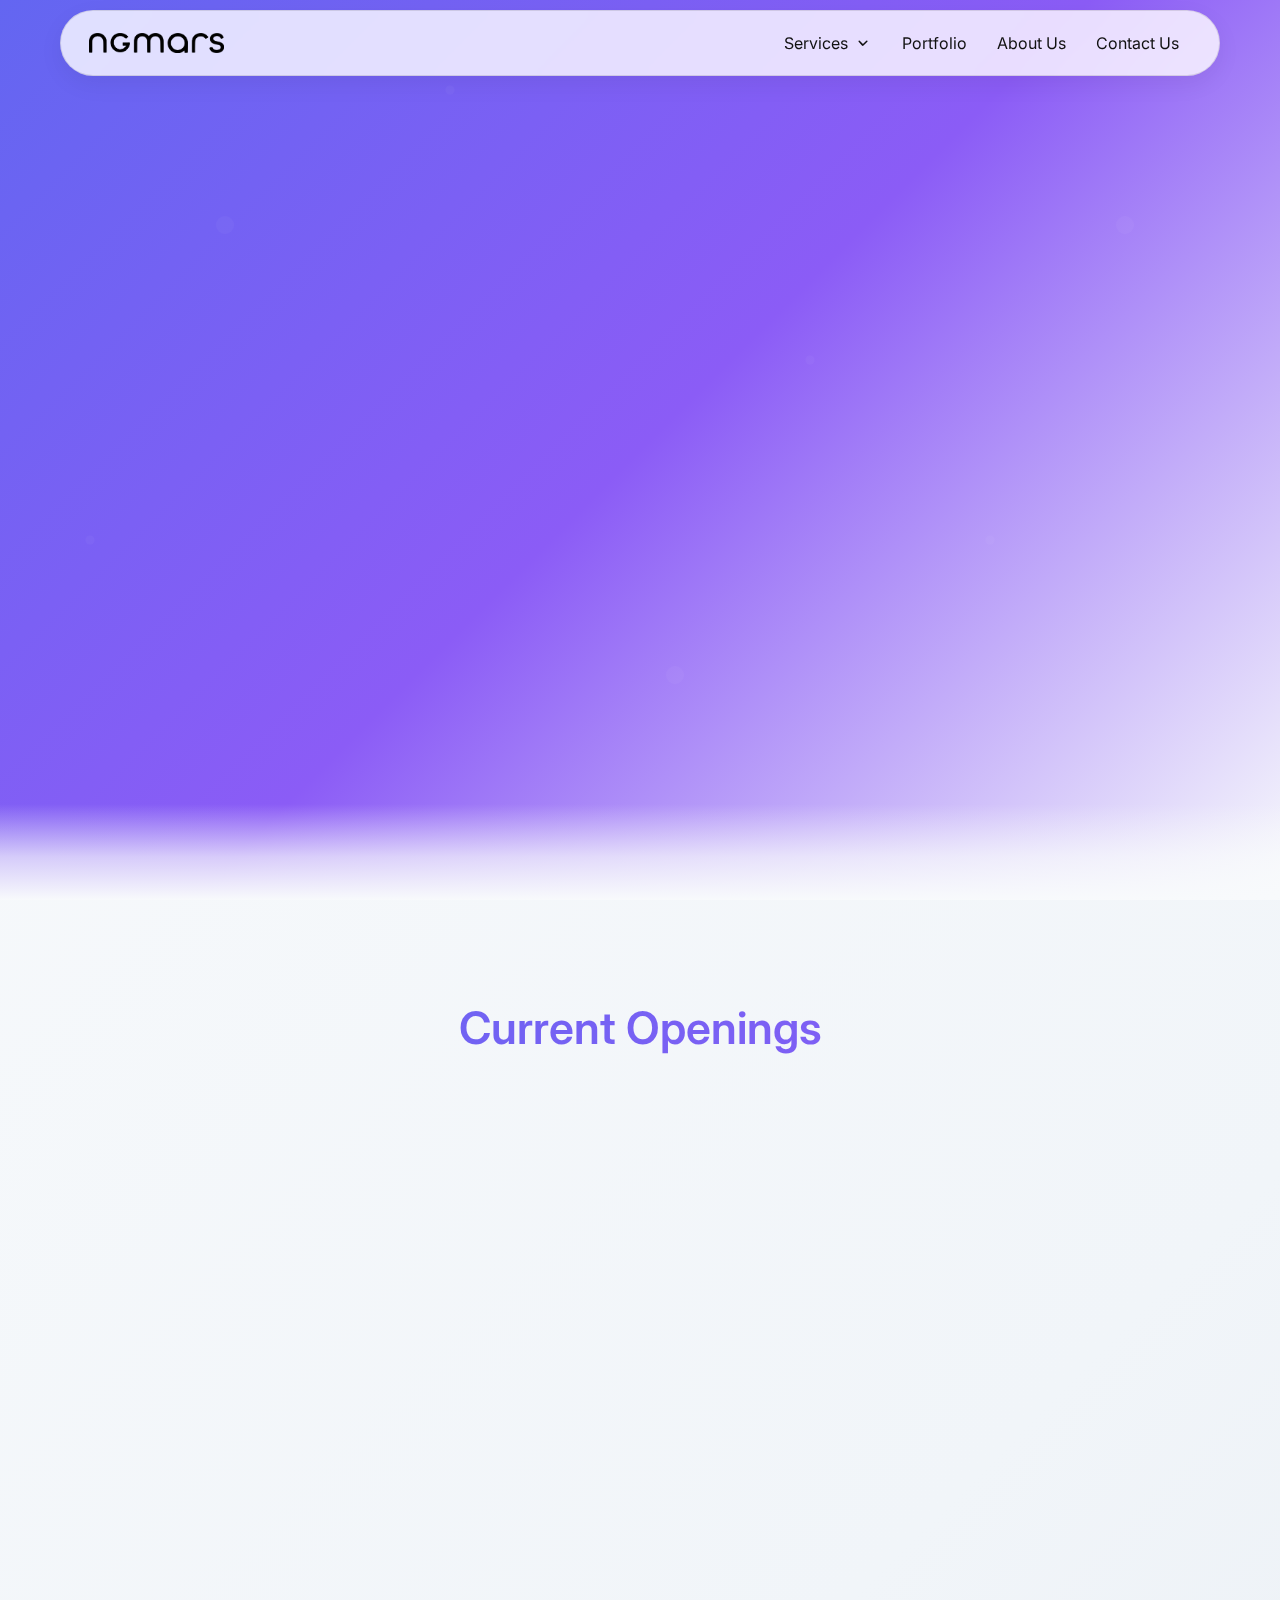
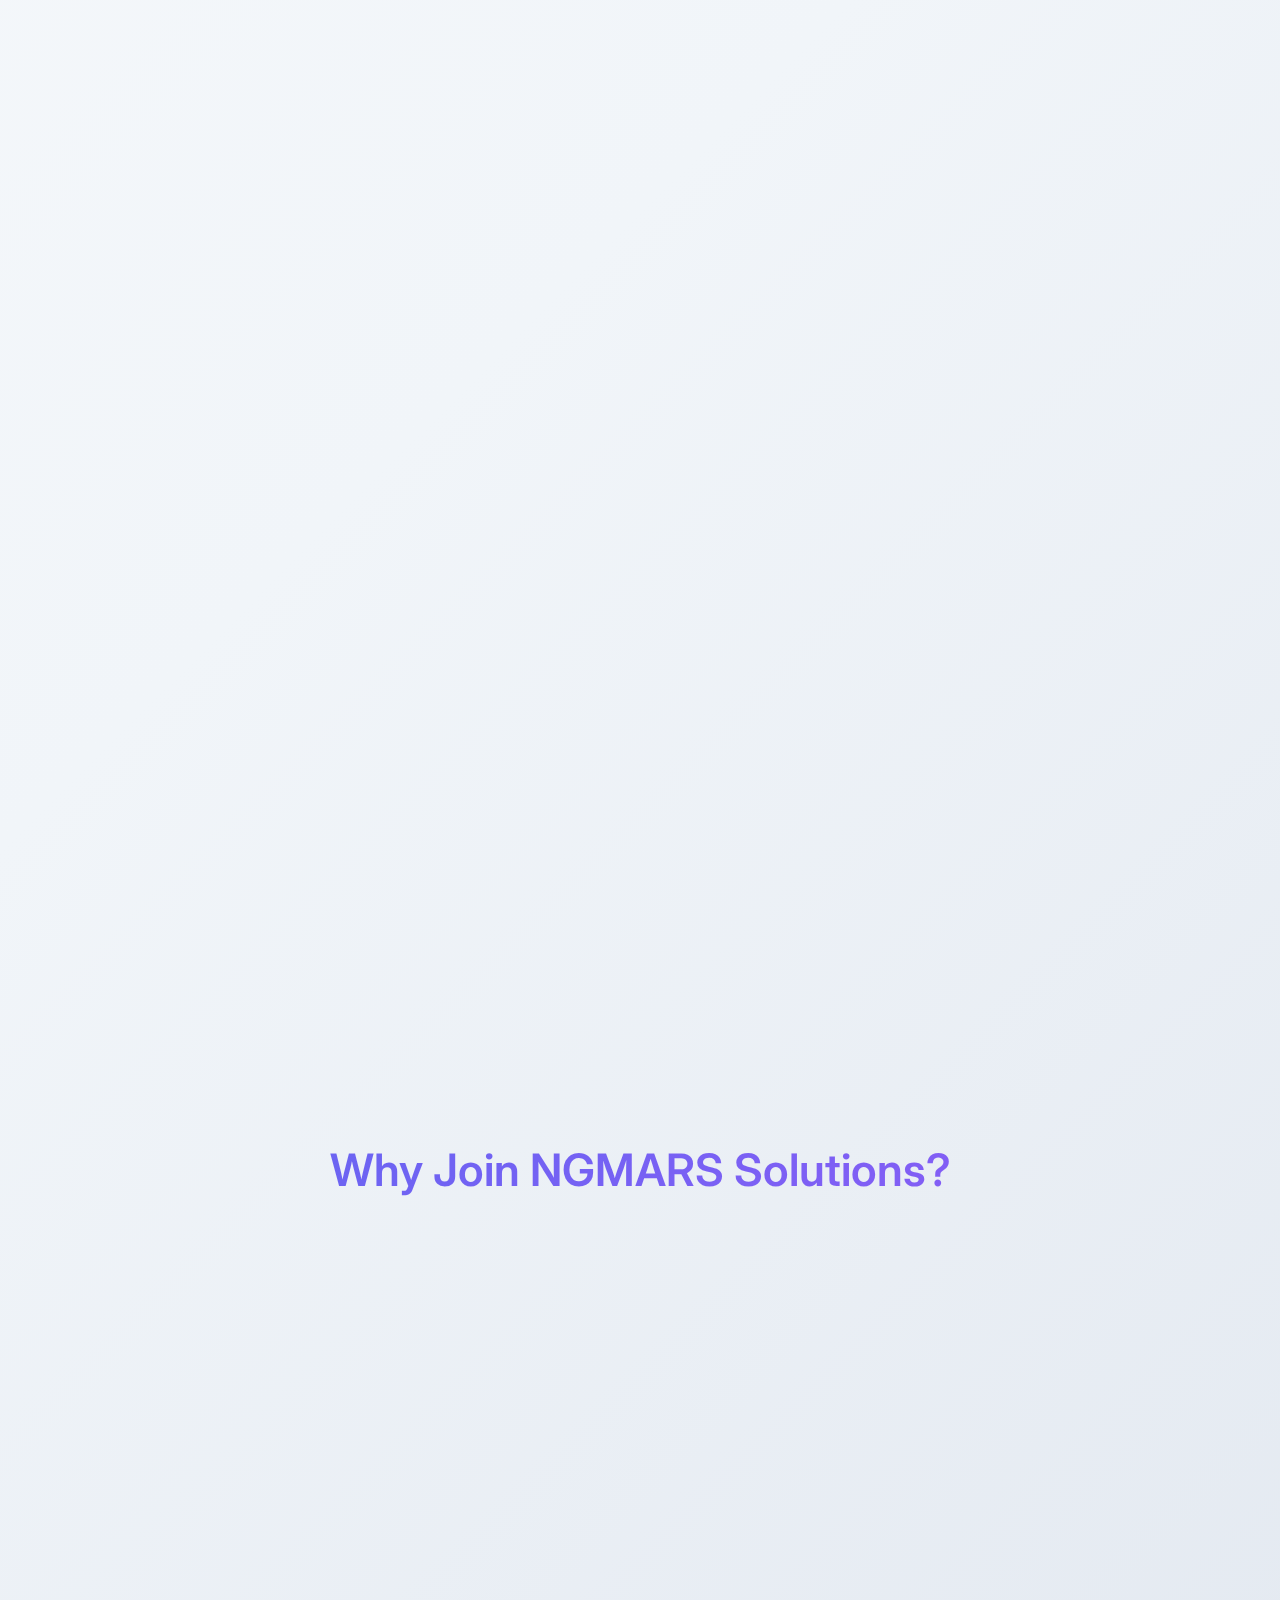
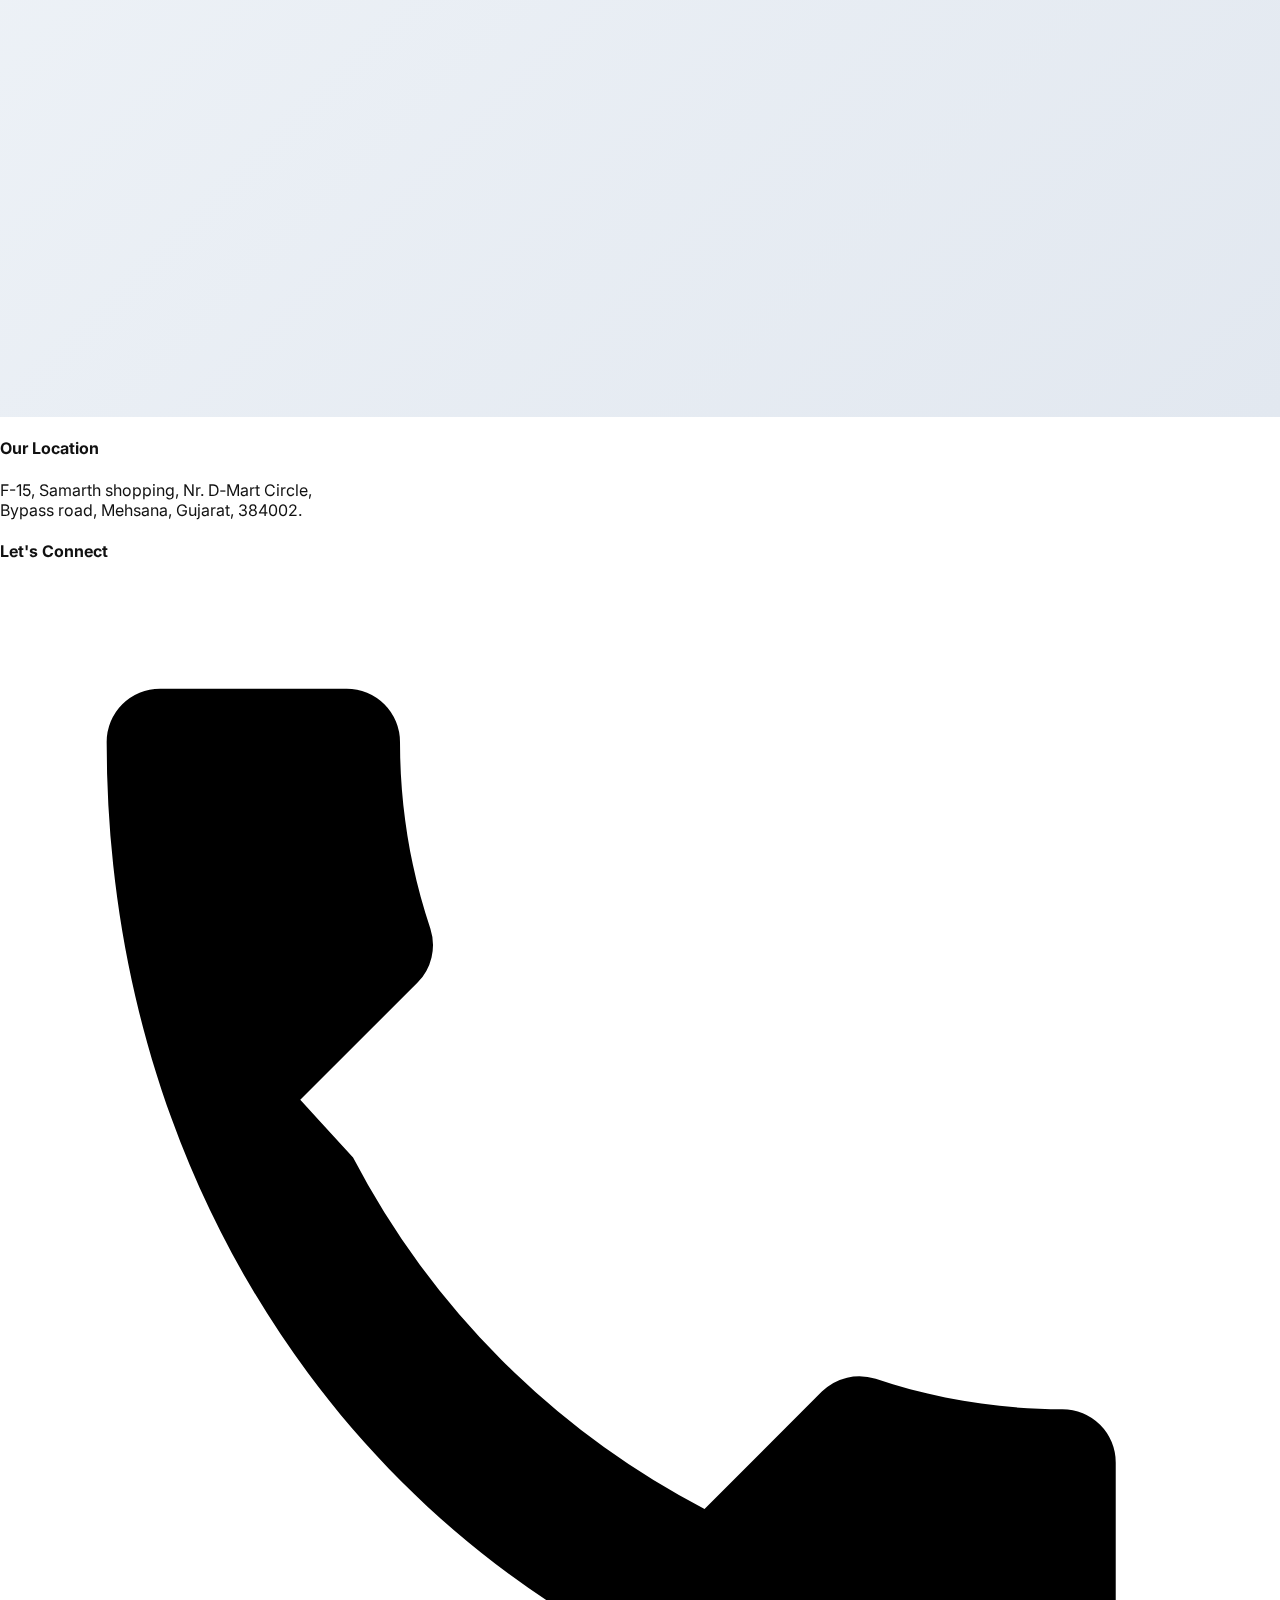
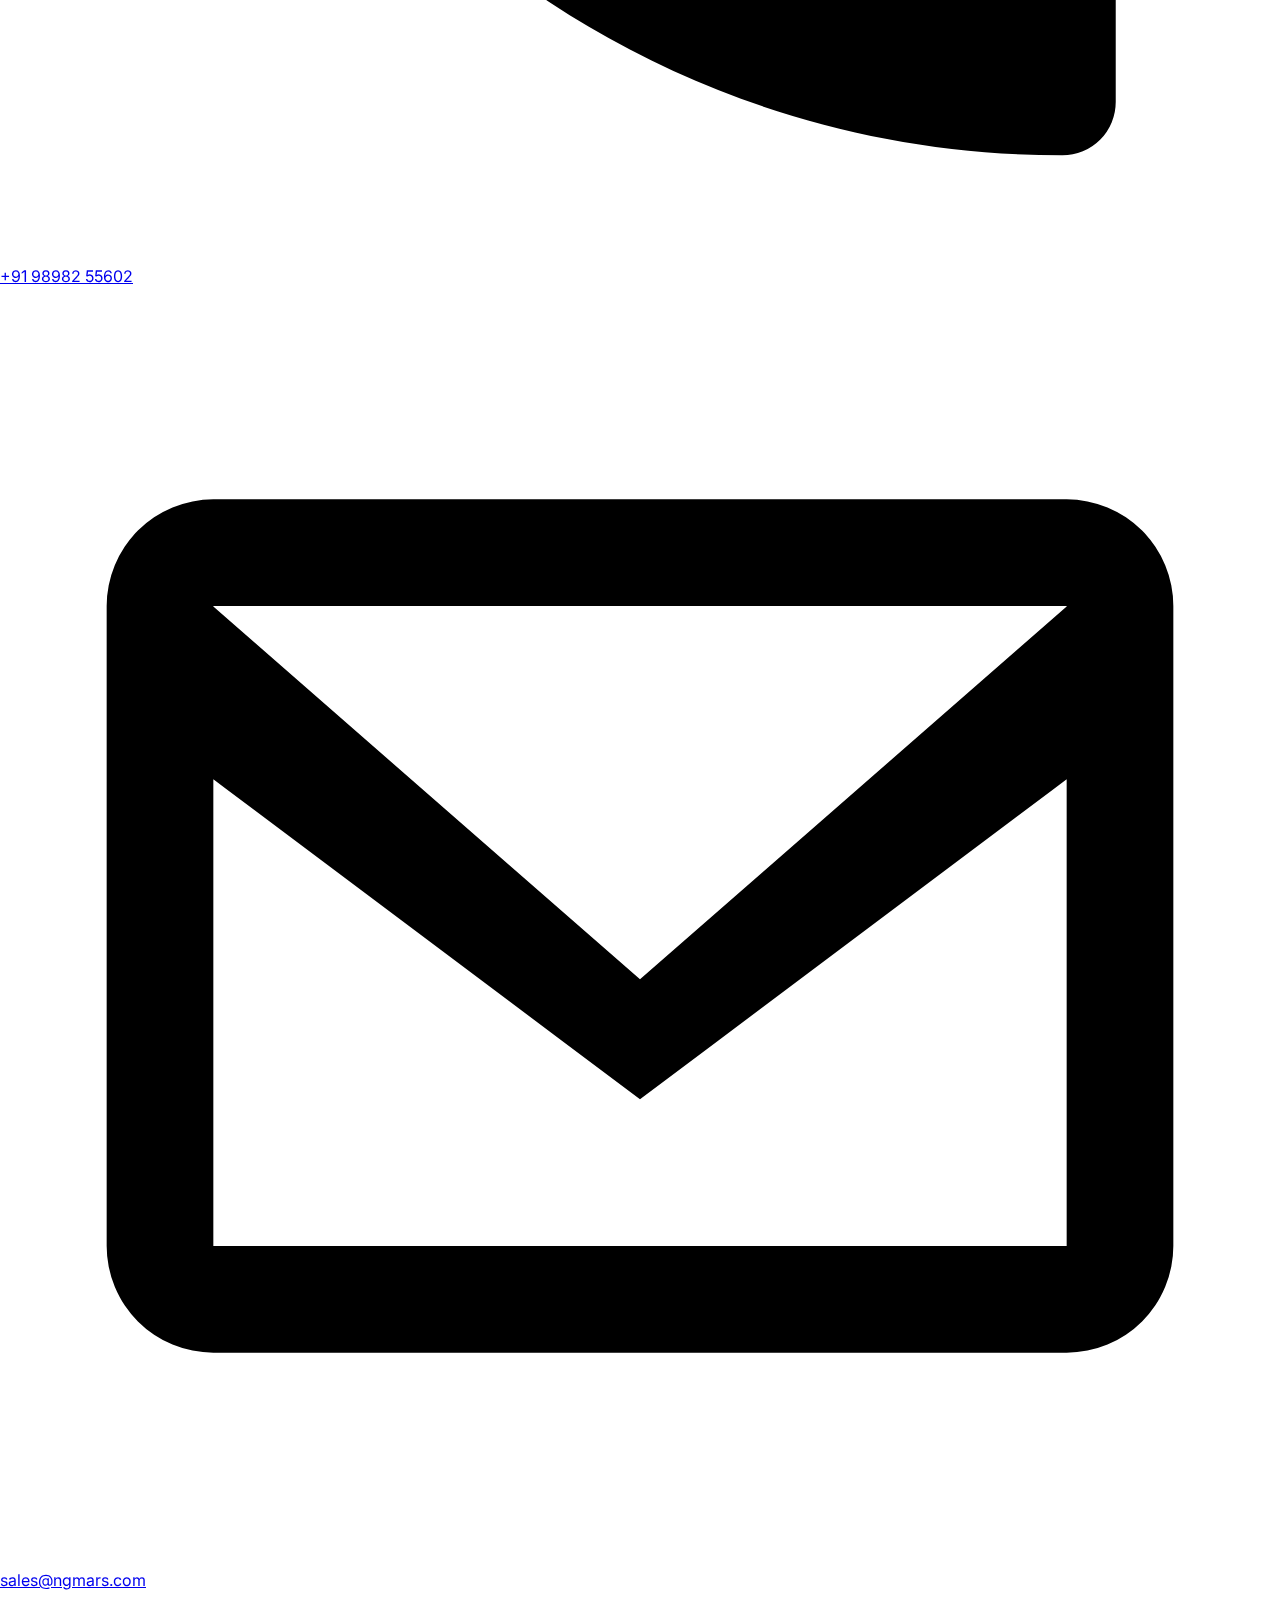
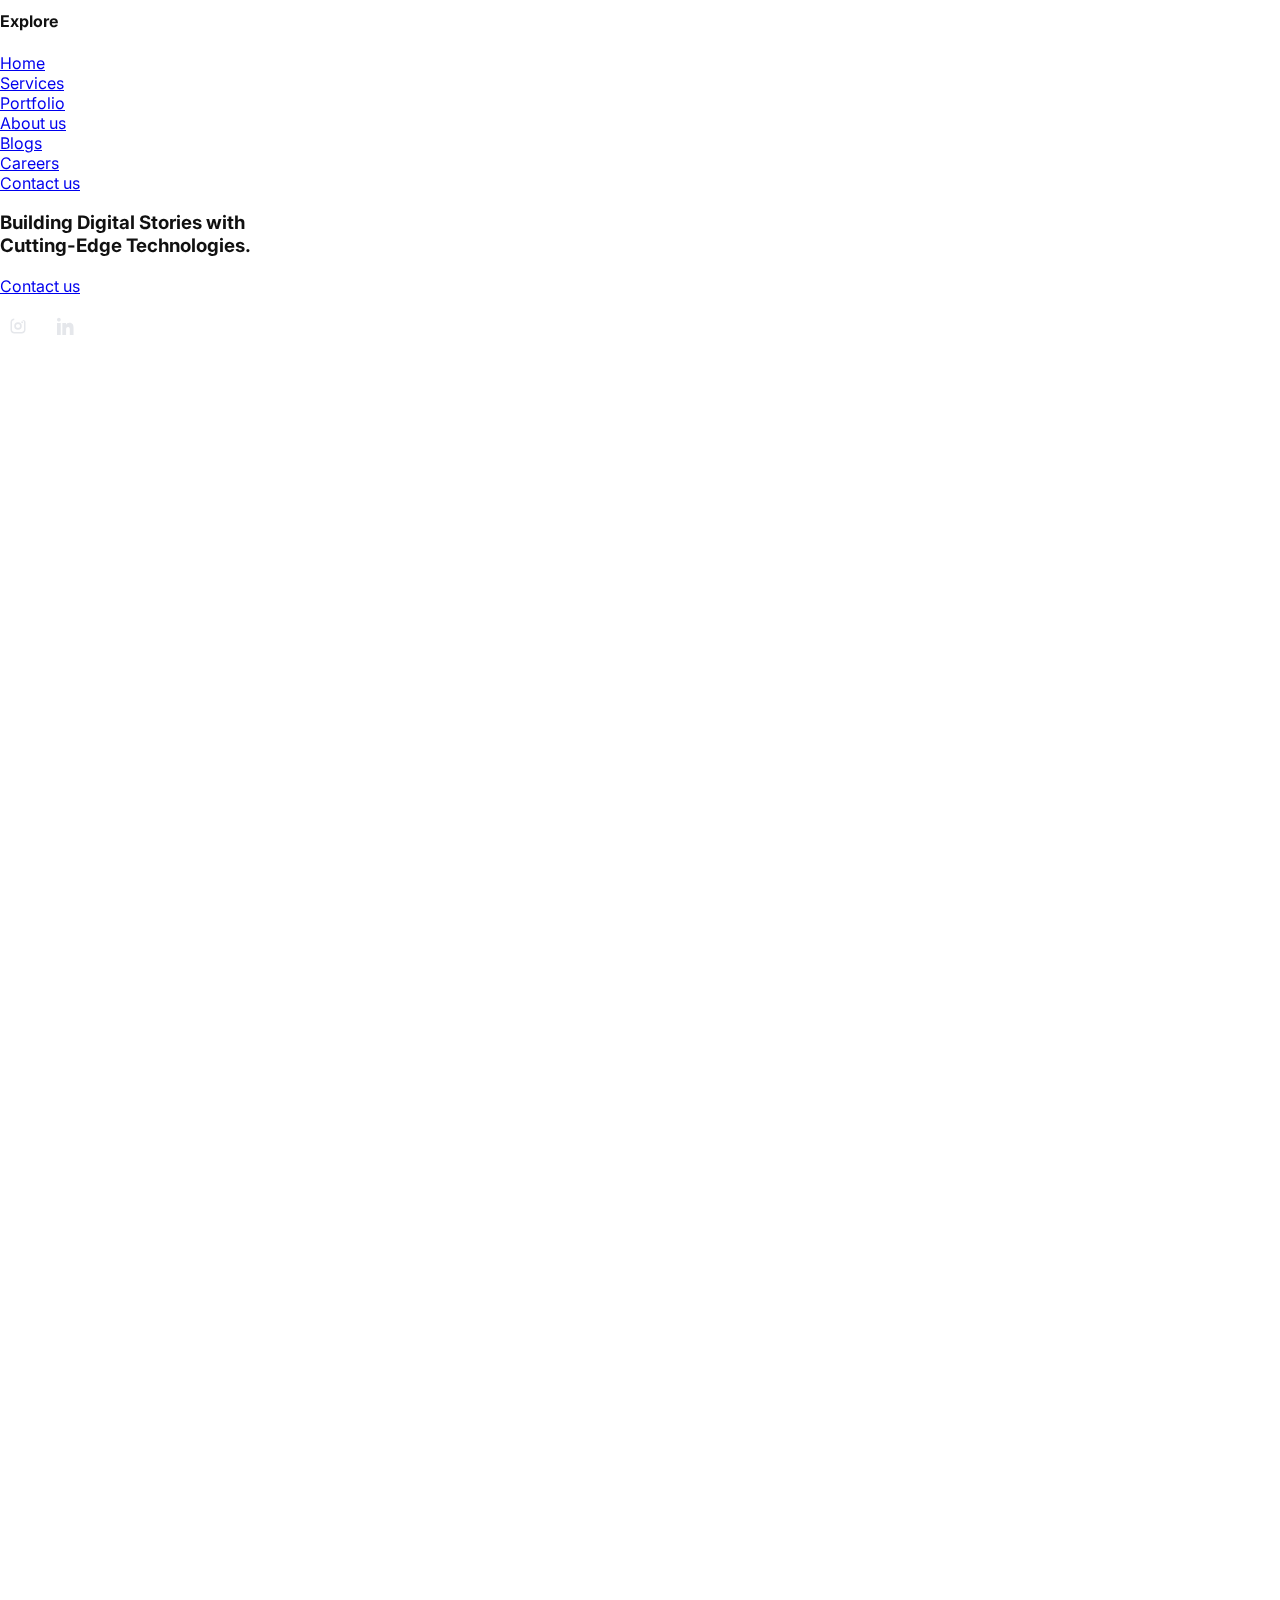
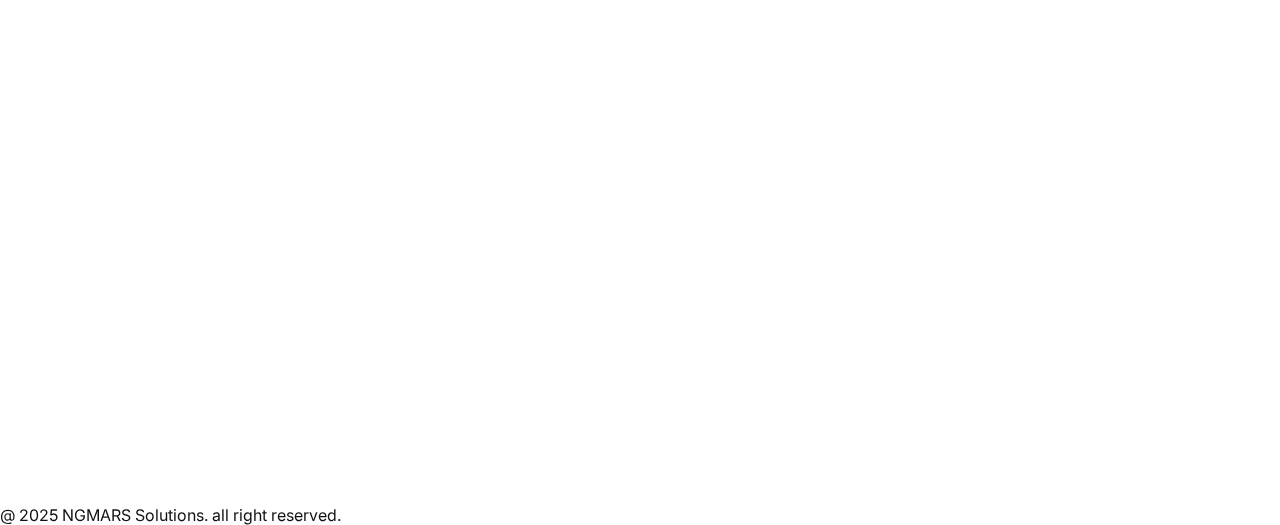
<file: career.html>
<!DOCTYPE html>
<html lang="en">
  <head>
    <meta charset="UTF-8" />
    <meta name="viewport" content="width=device-width, initial-scale=1.0" />
    <link rel="icon" type="image/png" href="ng-bg-9.png">
    <title>Careers | NGMARS Solutions - Join Our Team</title>
    <meta name="description" content="Join NGMARS Solutions team. We're hiring talented professionals in web development, mobile apps, UI/UX design, sales, and more. Apply now for exciting career opportunities." />
    <link rel="canonical" href="https://www.ngmars.com/career" />
    <meta property="og:title" content="Careers | NGMARS Solutions - Join Our Team" />
    <meta property="og:description" content="Explore career opportunities at NGMARS Solutions. We're looking for passionate professionals to join our growing team." />
    <meta property="og:type" content="website" />
    <meta property="og:url" content="https://www.ngmars.com/career" />
    <meta property="og:image" content="https://www.ngmars.com/ngmars_logo.png" />
    <link rel="preconnect" href="https://fonts.googleapis.com" />
    <link rel="preconnect" href="https://fonts.gstatic.com" crossorigin />
    <link href="https://fonts.googleapis.com/css2?family=Inter:wght@300;400;500;600;700&display=swap" rel="stylesheet" />
    <link rel="stylesheet" href="assets/css/styles.css" />
    <link rel="stylesheet" href="assets/css/career.css" />
    <link rel="icon" type="image/png" href="ngmarslogo.png" />
  </head>
  <body>
    <div class="page-accents" aria-hidden="true">
      <span class="pblob pb1"></span>
      <span class="pblob pb2"></span>
      <span class="pblob pb3"></span>
    </div>

    <header class="site-header">
      <nav class="navbar" aria-label="Primary">
        <a class="brand" href="/">
          <img src="ngmars_logo.png" alt="NGMARS Solutions company logo" class="brand-logo" />
        </a>
        <button class="nav-toggle" aria-expanded="false" aria-controls="nav-menu" aria-label="Toggle navigation">
          <span class="bar"></span>
          <span class="bar"></span>
          <span class="bar"></span>
        </button>
        <ul id="nav-menu" class="nav-menu">
          <li class="nav-item has-mega" aria-haspopup="true">
            <a class="nav-link" aria-expanded="false" href="/services">
              Services
              <svg class="chevron" viewBox="0 0 24 24" aria-hidden="true" focusable="false">
                <path d="M6.23 8.97a1 1 0 0 1 1.41 0L12 13.33l4.36-4.36a1 1 0 1 1 1.41 1.41l-5.07 5.07a1.5 1.5 0 0 1-2.12 0L6.23 10.38a1 1 0 0 1 0-1.41z" />
              </svg>
            </a>
            <div class="mega" aria-label="Services mega menu">
              <aside class="mega-sidebar" role="tablist" aria-orientation="vertical">
                <button class="mega-cat active" role="tab" aria-selected="true" data-target="web">Web Development</button>
                <button class="mega-cat" role="tab" aria-selected="false" data-target="software">Software Development</button>
                <button class="mega-cat" role="tab" aria-selected="false" data-target="mobile">Mobile App Development</button>
                <button class="mega-cat" role="tab" aria-selected="false" data-target="ecommerce">E‑Commerce</button>
                <button class="mega-cat" role="tab" aria-selected="false" data-target="odoo">Odoo Solutions</button>
                <button class="mega-cat" role="tab" aria-selected="false" data-target="marketing">Digital Marketing</button>
                <button class="mega-cat" role="tab" aria-selected="false" data-target="uiux">UI/UX Design</button>
                <button class="mega-cat" role="tab" aria-selected="false" data-target="cloud">Cloud Solutions</button>
              </aside>
              <div class="mega-content">
                <section class="mega-panel active" id="panel-web" role="tabpanel">
                  <h4 class="mega-heading">Web Development</h4>
                  <div class="stack-group">
                    <h5>Frontend Stacks</h5>
                    <div class="mega-links">
                      <a href="#">HTML</a>
                      <a href="#">CSS</a>
                      <a href="#">JavaScript</a>
                      <a href="#">ReactJS</a>
                      <a href="#">NextJS</a>
                      <a href="#">Bootstrap</a>
                      <a href="#">Tailwind CSS</a>
                      <a href="#">Responsive Design</a>
                    </div>
                  </div>
                  <div class="stack-group">
                    <h5>Backend Stacks</h5>
                    <div class="mega-links">
                      <a href="#">Python</a>
                      <a href="#">Node.js</a>
                      <a href="#">Express.js</a>
                      <a href="#">PHP</a>
                      <a href="#">REST APIs</a>
                    </div>
                  </div>
                </section>
                <section class="mega-panel" id="panel-software" role="tabpanel">
                  <h4 class="mega-heading">Software Development</h4>
                  <div class="mega-links">
                    <a href="#">C#</a>
                    <a href="#">.NET Framework</a>
                    <a href="#">Python</a>
                    <a href="#">Java</a>
                    <a href="#">Electron JS</a>
                    <a href="#">API Integration</a>
                    <a href="#">Automation</a>
                  </div>
                </section>
                <section class="mega-panel" id="panel-mobile" role="tabpanel">
                  <h4 class="mega-heading">Mobile App Development</h4>
                  <div class="mega-links">
                    <a href="#">Mobile App Development</a>
                    <a href="#">React Native Development</a>
                    <a href="#">Flutter App Development</a>
                    <a href="#">Hybrid Apps Development</a>
                    <a href="#">Kotlin Development</a>
                    <a href="#">iOS Apps Development</a>
                  </div>
                </section>
                <section class="mega-panel" id="panel-ecommerce" role="tabpanel">
                  <h4 class="mega-heading">E‑Commerce</h4>
                  <div class="mega-links">
                    <a href="#">Custom Store Development</a>
                    <a href="#">Shopify Development</a>
                    <a href="#">WooCommerce Development</a>
                    <a href="#">Magento Development</a>
                    <a href="#">Payment Gateway Integration</a>
                    <a href="#">Product Catalog Management</a>
                    <a href="#">E‑commerce Website Design</a>
                    <a href="#">Odoo E‑commerce</a>
                  </div>
                </section>
                <section class="mega-panel" id="panel-odoo" role="tabpanel">
                  <h4 class="mega-heading">Odoo Solutions</h4>
                  <div class="mega-links">
                    <a href="#">Odoo ERP</a>
                    <a href="#">Odoo Website Builder</a>
                    <a href="#">Custom Modules</a>
                    <a href="#">CRM Setup</a>
                    <a href="#">Inventory Management</a>
                    <a href="#">HR Management</a>
                    <a href="#">ERP Management</a>
                  </div>
                </section>
                <section class="mega-panel" id="panel-marketing" role="tabpanel">
                  <h4 class="mega-heading">Digital Marketing</h4>
                  <div class="mega-links">
                    <a href="#">SEO</a>
                    <a href="#">SEM</a>
                    <a href="#">Social Media Marketing</a>
                    <a href="#">Email Campaigns</a>
                    <a href="#">Content Writing</a>
                    <a href="#">Content Creation</a>
                    <a href="#">Google Analytics</a>
                    <a href="#">PPC Ads</a>
                    <a href="#">Visual Branding</a>
                    <a href="#">Website Optimization</a>
                  </div>
                </section>
                <section class="mega-panel" id="panel-uiux" role="tabpanel">
                  <h4 class="mega-heading">UI/UX Design</h4>
                  <div class="mega-links">
                    <a href="#">Wireframing</a>
                    <a href="#">Prototyping</a>
                    <a href="#">User Research</a>
                    <a href="#">Interaction Design</a>
                    <a href="#">User Flow Mapping</a>
                    <a href="#">Visual & Graphic Design</a>
                  </div>
                </section>
                <section class="mega-panel" id="panel-cloud" role="tabpanel">
                  <h4 class="mega-heading">Cloud Solutions</h4>
                  <div class="mega-links">
                    <a href="#">AWS</a>
                    <a href="#">Microsoft Azure</a>
                    <a href="#">Firebase</a>
                    <a href="#">Google Cloud</a>
                    <a href="#">Cloud Storage</a>
                    <a href="#">Kubernetes</a>
                    <a href="#">Docker</a>
                  </div>
                </section>
              </div>
            </div>
          </li>
          <li class="nav-item"><a class="nav-link" href="/portfolio">Portfolio</a></li>
          <li class="nav-item"><a class="nav-link" href="about.html">About Us</a></li>
          <li class="nav-item"><a class="nav-link" href="contact.html">Contact Us</a></li>
        </ul>
      </nav>
    </header>

    <main class="career-page">
      <div class="moving-background">
        <div class="floating-circle"></div>
        <div class="floating-circle"></div>
        <div class="floating-circle"></div>
        <div class="floating-circle"></div>
        <div class="floating-circle"></div>
        <div class="floating-circle"></div>
        <div class="floating-circle"></div>
        <div class="floating-circle"></div>
      </div>
      
      <section class="career-hero">
        <div class="career-hero-content">
          <h1>Join Our Team</h1>
          <p>We're looking for passionate individuals to help us build innovative digital solutions. Join NGMARS Solutions and be part of a dynamic team that's shaping the future of technology.</p>
          <div class="hero-features">
            <div class="feature-item">
              <span class="feature-icon">🚀</span>
              <span>Cutting-edge Technology</span>
            </div>
            <div class="feature-item">
              <span class="feature-icon">👥</span>
              <span>Collaborative Environment</span>
            </div>
            <div class="feature-item">
              <span class="feature-icon">💡</span>
              <span>Innovation Focus</span>
            </div>
            <div class="feature-item">
              <span class="feature-icon">🎯</span>
              <span>Growth Opportunities</span>
            </div>
          </div>
        </div>
        <!-- Blend overlay: JS positions top right below the features row -->
        <div class="hero-blend" aria-hidden="true"></div>
      </section>

      <section class="job-listings">
        <div class="container">
          <h2>Current Openings</h2>
          
          <div class="job-card">
            <div class="job-info">
              <div class="job-title">Frontend Developer</div>
              <div class="job-details">
                <span>Fresher/Intern</span>
                <span class="separator">|</span>
                <span>Mehsana, Gujarat</span>
              </div>
            </div>
            <a href="https://docs.google.com/forms/d/e/1FAIpQLSdSZwgFl4RdYlusFlahhsb2KyqrRy3RyuhogKmNAuNKJ_q7gw/viewform?usp=header" target="_blank" class="apply-button">Apply</a>
          </div>

          <div class="job-card">
            <div class="job-info">
              <div class="job-title">Backend Developer</div>
              <div class="job-details">
                <span>Fresher/Intern</span>
                <span class="separator">|</span>
                <span>Mehsana, Gujarat</span>
              </div>
            </div>
            <a href="https://docs.google.com/forms/d/e/1FAIpQLSdSZwgFl4RdYlusFlahhsb2KyqrRy3RyuhogKmNAuNKJ_q7gw/viewform?usp=header" target="_blank" class="apply-button">Apply</a>
          </div>

          <div class="job-card">
            <div class="job-info">
              <div class="job-title">Fullstack Developer</div>
              <div class="job-details">
                <span>Fresher/Intern</span>
                <span class="separator">|</span>
                <span>Mehsana, Gujarat</span>
              </div>
            </div>
            <a href="https://docs.google.com/forms/d/e/1FAIpQLSdSZwgFl4RdYlusFlahhsb2KyqrRy3RyuhogKmNAuNKJ_q7gw/viewform?usp=header" target="_blank" class="apply-button">Apply</a>
          </div>

          <div class="job-card">
            <div class="job-info">
              <div class="job-title">Data Science</div>
              <div class="job-details">
                <span>Fresher/Intern</span>
                <span class="separator">|</span>
                <span>Mehsana, Gujarat</span>
              </div>
            </div>
            <a href="https://docs.google.com/forms/d/e/1FAIpQLSdSZwgFl4RdYlusFlahhsb2KyqrRy3RyuhogKmNAuNKJ_q7gw/viewform?usp=header" target="_blank" class="apply-button">Apply</a>
          </div>

          <div class="job-card">
            <div class="job-info">
              <div class="job-title">Mobile Application Developer</div>
              <div class="job-details">
                <span>Fresher/Intern</span>
                <span class="separator">|</span>
                <span>Mehsana, Gujarat</span>
              </div>
            </div>
            <a href="https://docs.google.com/forms/d/e/1FAIpQLSdSZwgFl4RdYlusFlahhsb2KyqrRy3RyuhogKmNAuNKJ_q7gw/viewform?usp=header" target="_blank" class="apply-button">Apply</a>
          </div>

          <div class="job-card">
            <div class="job-info">
              <div class="job-title">Graphic | UI/UX Designer</div>
              <div class="job-details">
                <span>Fresher/Intern</span>
                <span class="separator">|</span>
                <span>Mehsana, Gujarat</span>
              </div>
            </div>
            <a href="https://docs.google.com/forms/d/e/1FAIpQLSdSZwgFl4RdYlusFlahhsb2KyqrRy3RyuhogKmNAuNKJ_q7gw/viewform?usp=header" target="_blank" class="apply-button">Apply</a>
          </div>
          
          <div class="job-card">
            <div class="job-info">
              <div class="job-title">Sales Executive</div>
              <div class="job-details">
                <span>Fresher/Intern</span>
                <span class="separator">|</span>
                <span>Mehsana, Gujarat</span>
              </div>
            </div>
            <a href="https://docs.google.com/forms/d/e/1FAIpQLSdSZwgFl4RdYlusFlahhsb2KyqrRy3RyuhogKmNAuNKJ_q7gw/viewform?usp=header" target="_blank" class="apply-button">Apply</a>
          </div>

          <div class="job-card">
            <div class="job-info">
              <div class="job-title">SEO Executive</div>
              <div class="job-details">
                <span>Fresher/Intern</span>
                <span class="separator">|</span>
                <span>Mehsana, Gujarat</span>
              </div>
            </div>
            <a href="https://docs.google.com/forms/d/e/1FAIpQLSdSZwgFl4RdYlusFlahhsb2KyqrRy3RyuhogKmNAuNKJ_q7gw/viewform?usp=header" target="_blank" class="apply-button">Apply</a>
          </div>
        </div>
      </section>

      <section class="why-join">
        <div class="container">
          <h2>Why Join NGMARS Solutions?</h2>
          <div class="benefits-grid">
            <div class="benefit-card">
              <div class="benefit-icon">🚀</div>
              <h3>Growth Opportunities</h3>
              <p>Work on cutting-edge projects and develop your skills with the latest technologies in a supportive environment.</p>
            </div>
            <div class="benefit-card">
              <div class="benefit-icon">👥</div>
              <h3>Collaborative Team</h3>
              <p>Join a diverse team of talented professionals who are passionate about creating innovative digital solutions.</p>
            </div>
            <div class="benefit-card">
              <div class="benefit-icon">💡</div>
              <h3>Innovation Focus</h3>
              <p>Be part of a company that values creativity and encourages new ideas to solve complex business challenges.</p>
            </div>
            <div class="benefit-card">
              <div class="benefit-icon">🎯</div>
              <h3>Impact-Driven</h3>
              <p>Contribute to projects that make a real difference for businesses and help them achieve their digital transformation goals.</p>
            </div>
          </div>
        </div>
      </section>
    </main>

    <footer class="footer-v2">
      <div class="footer-grid">
        <div>
          <h4>Our Location</h4>
          <p>F-15, Samarth shopping, Nr. D‑Mart Circle,<br/>Bypass road, Mehsana, Gujarat, 384002.</p>
        </div>
        <div>
          <h4>Let's Connect</h4>
          <a class="contact-link" href="tel:+919898255602">
            <svg viewBox="0 0 24 24" aria-hidden="true"><path d="M6.62 10.79a15.53 15.53 0 006.59 6.59l2.2-2.2a1 1 0 011.01-.24c1.1.37 2.28.57 3.5.57a1 1 0 011 1V21a1 1 0 01-1 1C10.07 22 2 13.93 2 3a1 1 0 011-1h3.5a1 1 0 011 1c0 1.22.2 2.4.57 3.5a1 1 0 01-.24 1.01l-2.2 2.2z"/></svg>
            +91 98982 55602
          </a>
          <br/>
          <a class="contact-link" href="mailto:sales@ngmars.com">
            <svg viewBox="0 0 24 24" aria-hidden="true"><path d="M4 4h16a2 2 0 012 2v12a2 2 0 01-2 2H4a2 2 0 01-2-2V6a2 2 0 012-2zm0 2v.01L12 13l8-6.99V6H4zm16 12V9.25l-8 6-8-6V18h16z"/></svg>
            sales@ngmars.com
          </a>
        </div>
        <div>
          <h4>Explore</h4>
          <a href="/">Home</a>
          <br/>
          <a href="services.html">Services</a>
          <br/>
          <a href="/portfolio">Portfolio</a>
          <br/>
          <a href="about.html">About us</a>
          <br/>
          <a href="blog.html">Blogs</a>
          <br/>
          <a href="career.html">Careers</a>
          <br/>
          <a href="contact.html">Contact us</a>
        </div>
        <div class="fcta">
          <h3>Building Digital Stories with<br/>Cutting-Edge Technologies.</h3>
          <a href="contact.html" class="btn light">Contact us</a>
          <div class="footer-social" aria-label="Social links" style="margin-top:12px; display:flex; gap:12px;">
            <a href="https://www.instagram.com/ngmars_solutions?igsh=MTFkbjZhNDQ0emFtag==" target="_blank" rel="noopener" aria-label="Instagram" style="display:inline-flex;width:36px;height:36px;align-items:center;justify-content:center;border-radius:50%;background:rgba(255,255,255,0.06);border:1px solid rgba(255,255,255,0.15);">
              <svg viewBox="0 0 24 24" width="18" height="18" fill="#e5e7eb" aria-hidden="true"><path d="M7 2C4.24 2 2 4.24 2 7v10c0 2.76 2.24 5 5 5h10c2.76 0 5-2.24 5-5V7c0-1.66-1.34-3-3-3H7zm0 2h10c1.66 0 3 1.34 3 3v10c0 1.66-1.34 3-3 3H7c-1.66 0-3-1.34-3-3V7c0-1.66 1.34-3 3-3zm5 3a5 5 0 100 10 5 5 0 000-10zm0 2.2a2.8 2.8 0 110 5.6 2.8 2.8 0 010-5.6zM17.5 5.8a1.2 1.2 0 100 2.4 1.2 1.2 0 000-2.4z"/></svg>
            </a>
            <a href="https://www.linkedin.com/company/ngmars/" target="_blank" rel="noopener" aria-label="LinkedIn" style="display:inline-flex;width:36px;height:36px;align-items:center;justify-content:center;border-radius:50%;background:rgba(255,255,255,0.06);border:1px solid rgba(255,255,255,0.15);">
              <svg viewBox="0 0 24 24" width="18" height="18" fill="#e5e7eb" aria-hidden="true"><path d="M4.98 3.5C4.98 4.88 3.86 6 2.5 6S0 4.88 0 3.5 1.12 1 2.5 1s2.48 1.12 2.48 2.5zM0 8h5v16H0V8zm7.5 0H12v2.2h.06c.62-1.18 2.14-2.42 4.41-2.42 4.72 0 5.59 3.1 5.59 7.13V24h-5v-6.9c0-1.65-.03-3.77-2.3-3.77-2.3 0-2.65 1.79-2.65 3.64V24h-5V8z"/></svg>
            </a>
          </div>
        </div>
      </div>
      <div class="footer-bottom">
        <img src="text.png" alt="NGMARS" class="footer-logo" />
        <p class="copyright">@ 2025 NGMARS Solutions. all right reserved.</p>
      </div>
    </footer>

    <script src="assets/js/main.js"></script>
    <script src="assets/js/career.js"></script>
  </body>
</html>
</file>
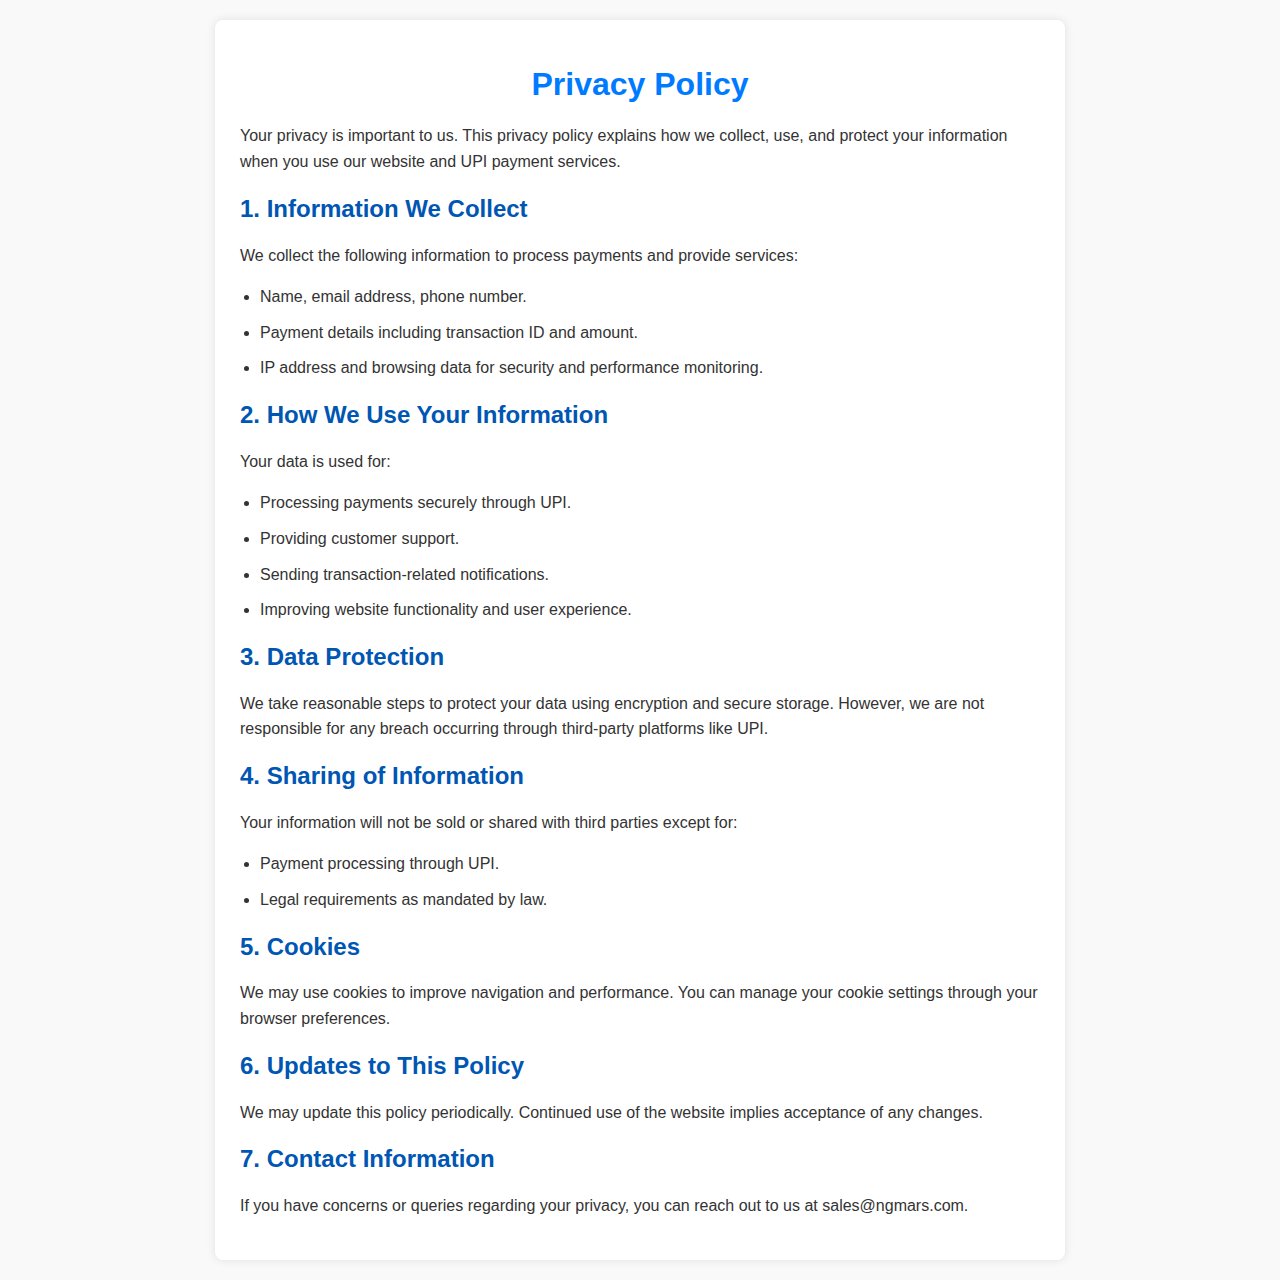
<file: policies.html>
<!DOCTYPE html>
<html lang="en">
<head>
    <meta charset="UTF-8" />
    <meta name="viewport" content="width=device-width, initial-scale=1.0"/>
    <title>Privacy Policy</title>
    <link rel="stylesheet" href="policies.css" />
</head>
<body>
    <div class="container">
        <h1>Privacy Policy</h1>
        <p>Your privacy is important to us. This privacy policy explains how we collect, use, and protect your information when you use our website and UPI payment services.</p>

        <h2>1. Information We Collect</h2>
        <p>We collect the following information to process payments and provide services:</p>
        <ul>
            <li>Name, email address, phone number.</li>
            <li>Payment details including transaction ID and amount.</li>
            <li>IP address and browsing data for security and performance monitoring.</li>
        </ul>

        <h2>2. How We Use Your Information</h2>
        <p>Your data is used for:</p>
        <ul>
            <li>Processing payments securely through UPI.</li>
            <li>Providing customer support.</li>
            <li>Sending transaction-related notifications.</li>
            <li>Improving website functionality and user experience.</li>
        </ul>

        <h2>3. Data Protection</h2>
        <p>We take reasonable steps to protect your data using encryption and secure storage. However, we are not responsible for any breach occurring through third-party platforms like UPI.</p>

        <h2>4. Sharing of Information</h2>
        <p>Your information will not be sold or shared with third parties except for:</p>
        <ul>
            <li>Payment processing through UPI.</li>
            <li>Legal requirements as mandated by law.</li>
        </ul>

        <h2>5. Cookies</h2>
        <p>We may use cookies to improve navigation and performance. You can manage your cookie settings through your browser preferences.</p>

        <h2>6. Updates to This Policy</h2>
        <p>We may update this policy periodically. Continued use of the website implies acceptance of any changes.</p>

        <h2>7. Contact Information</h2>
        <p>If you have concerns or queries regarding your privacy, you can reach out to us at sales@ngmars.com.</p>
    </div>
</body>
</html>
</file>
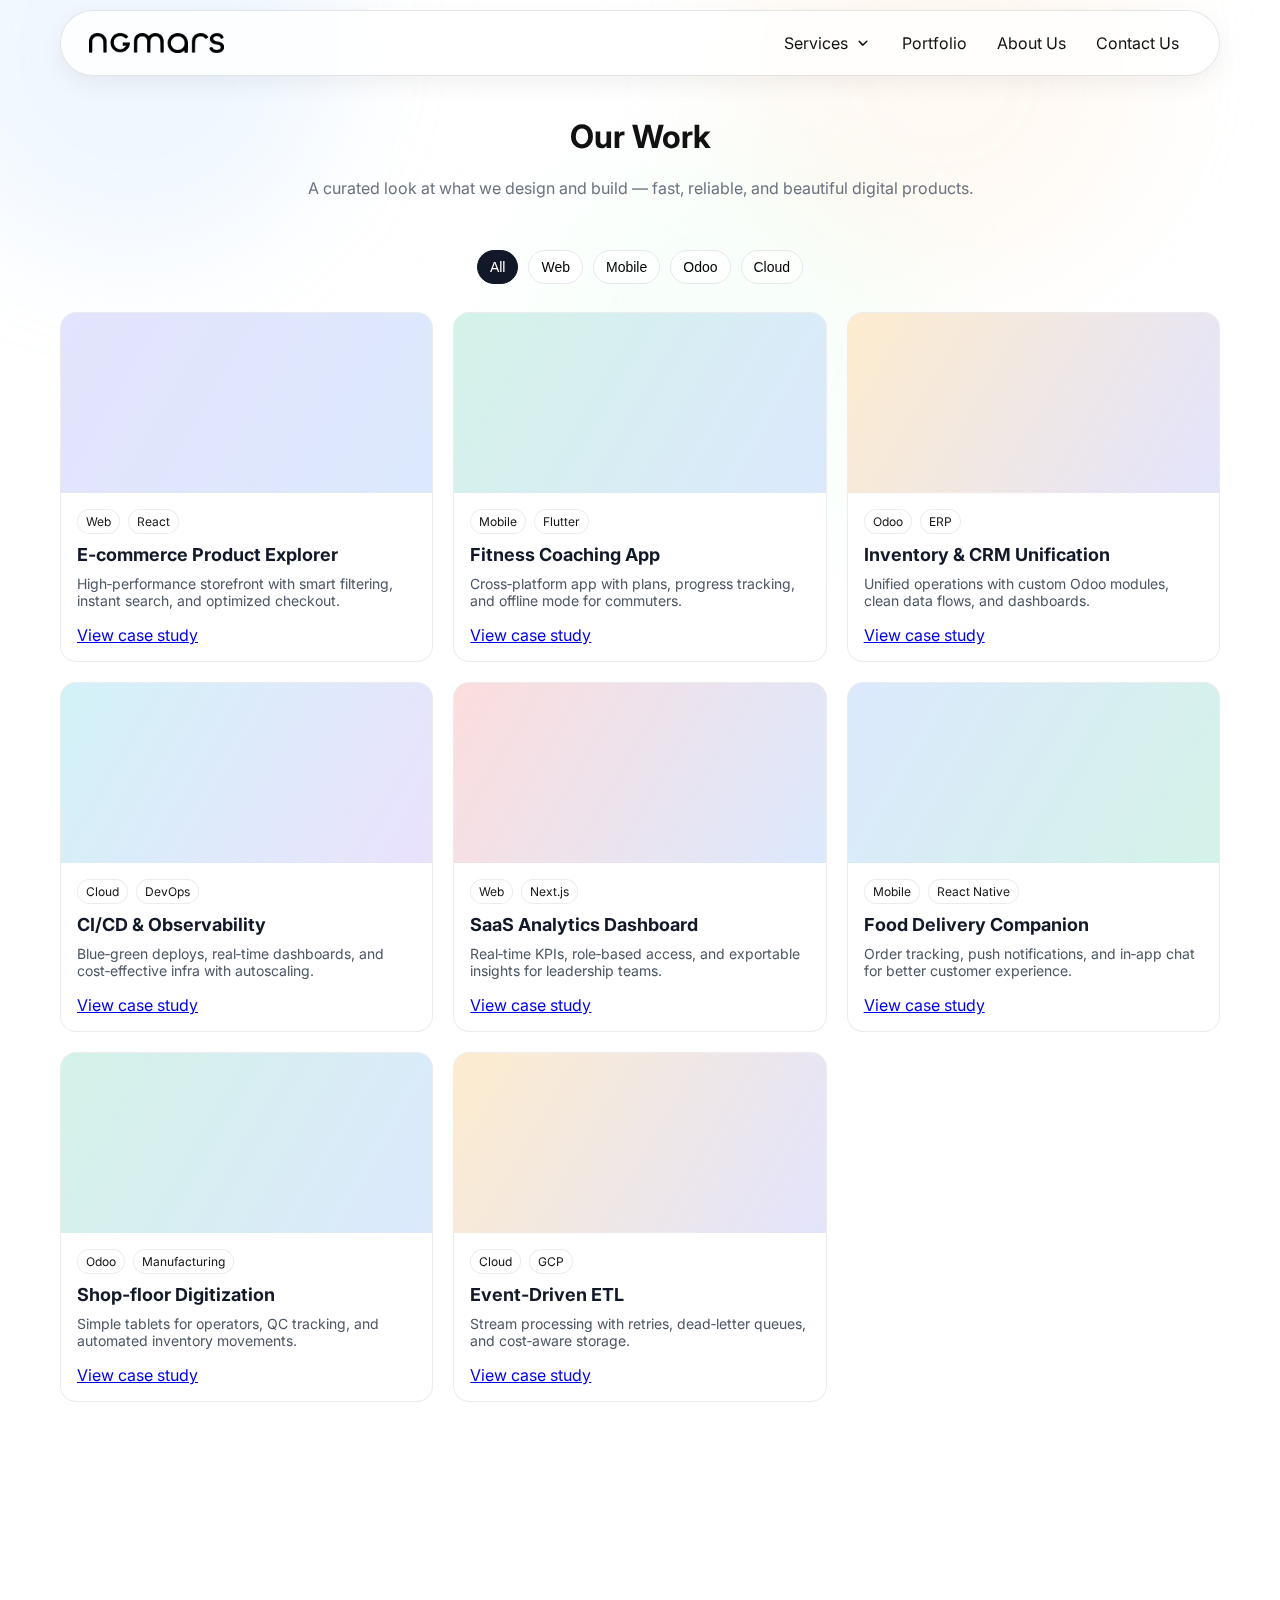
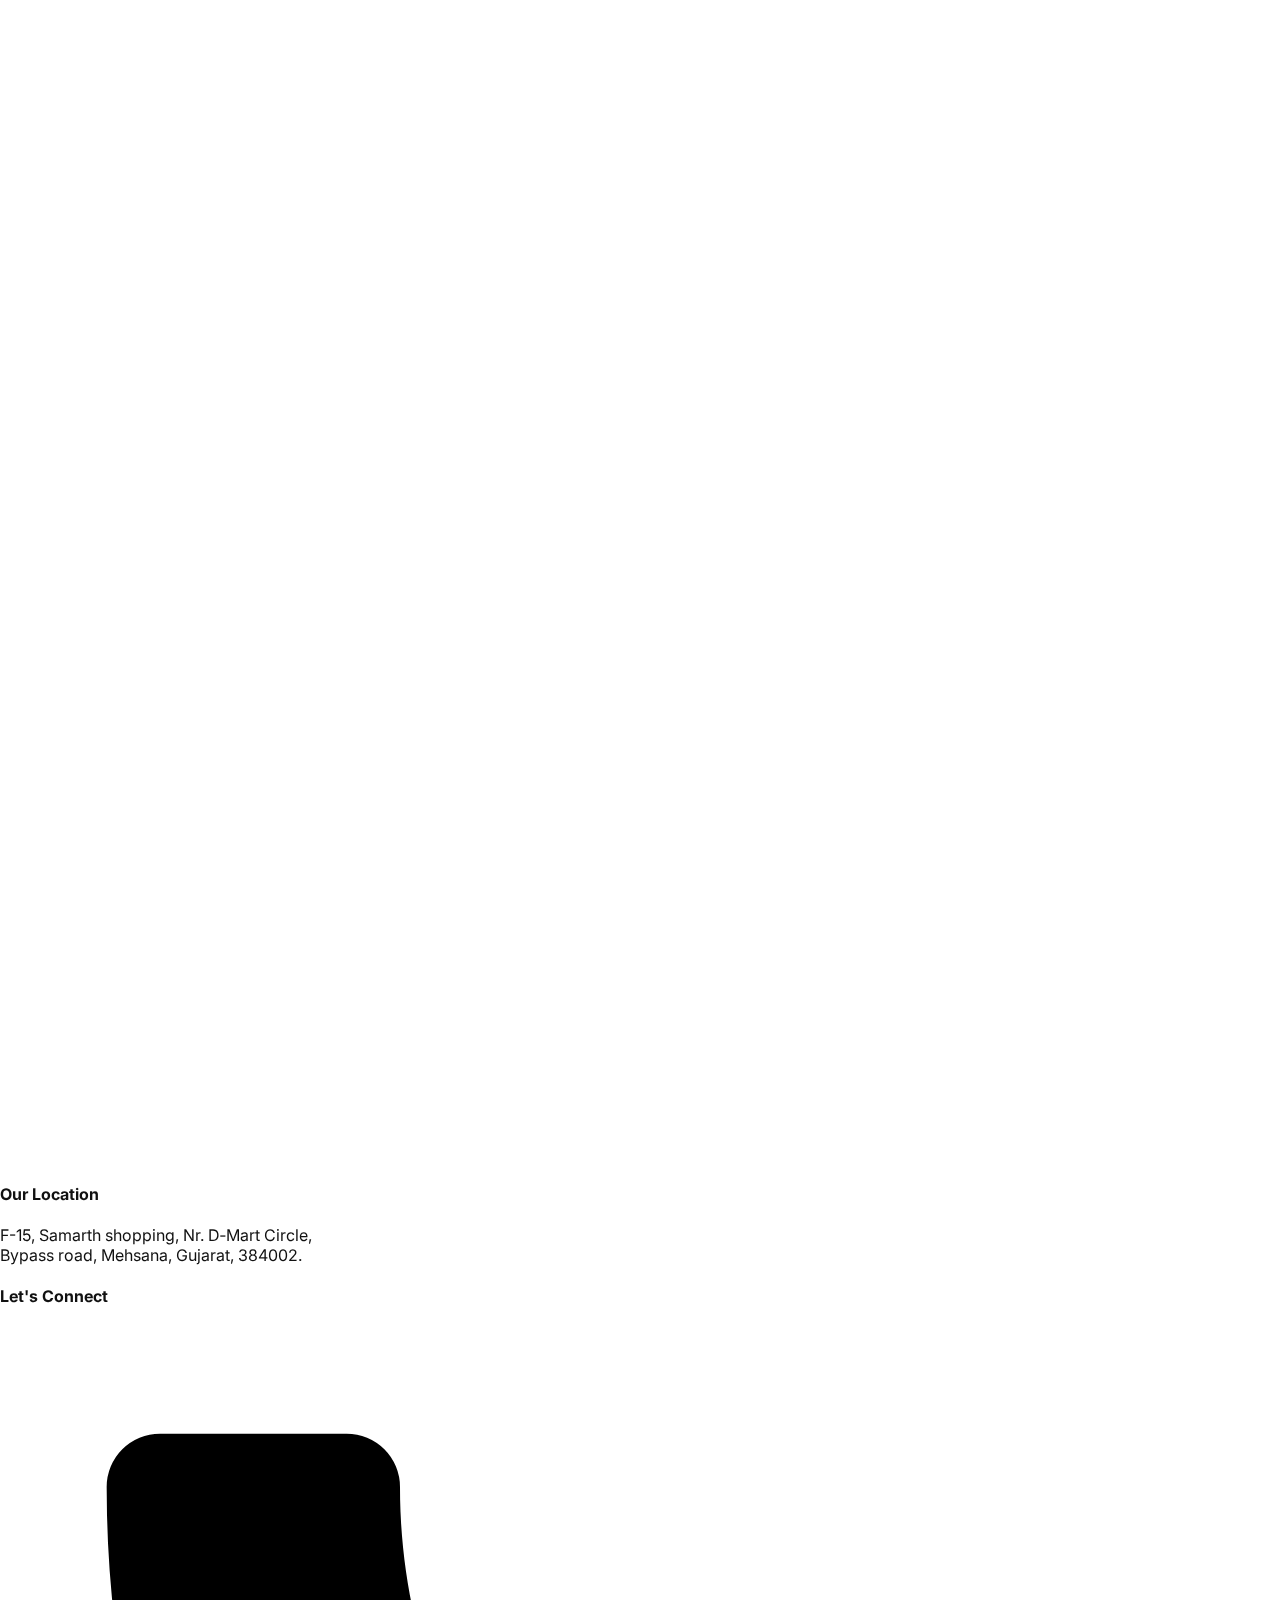
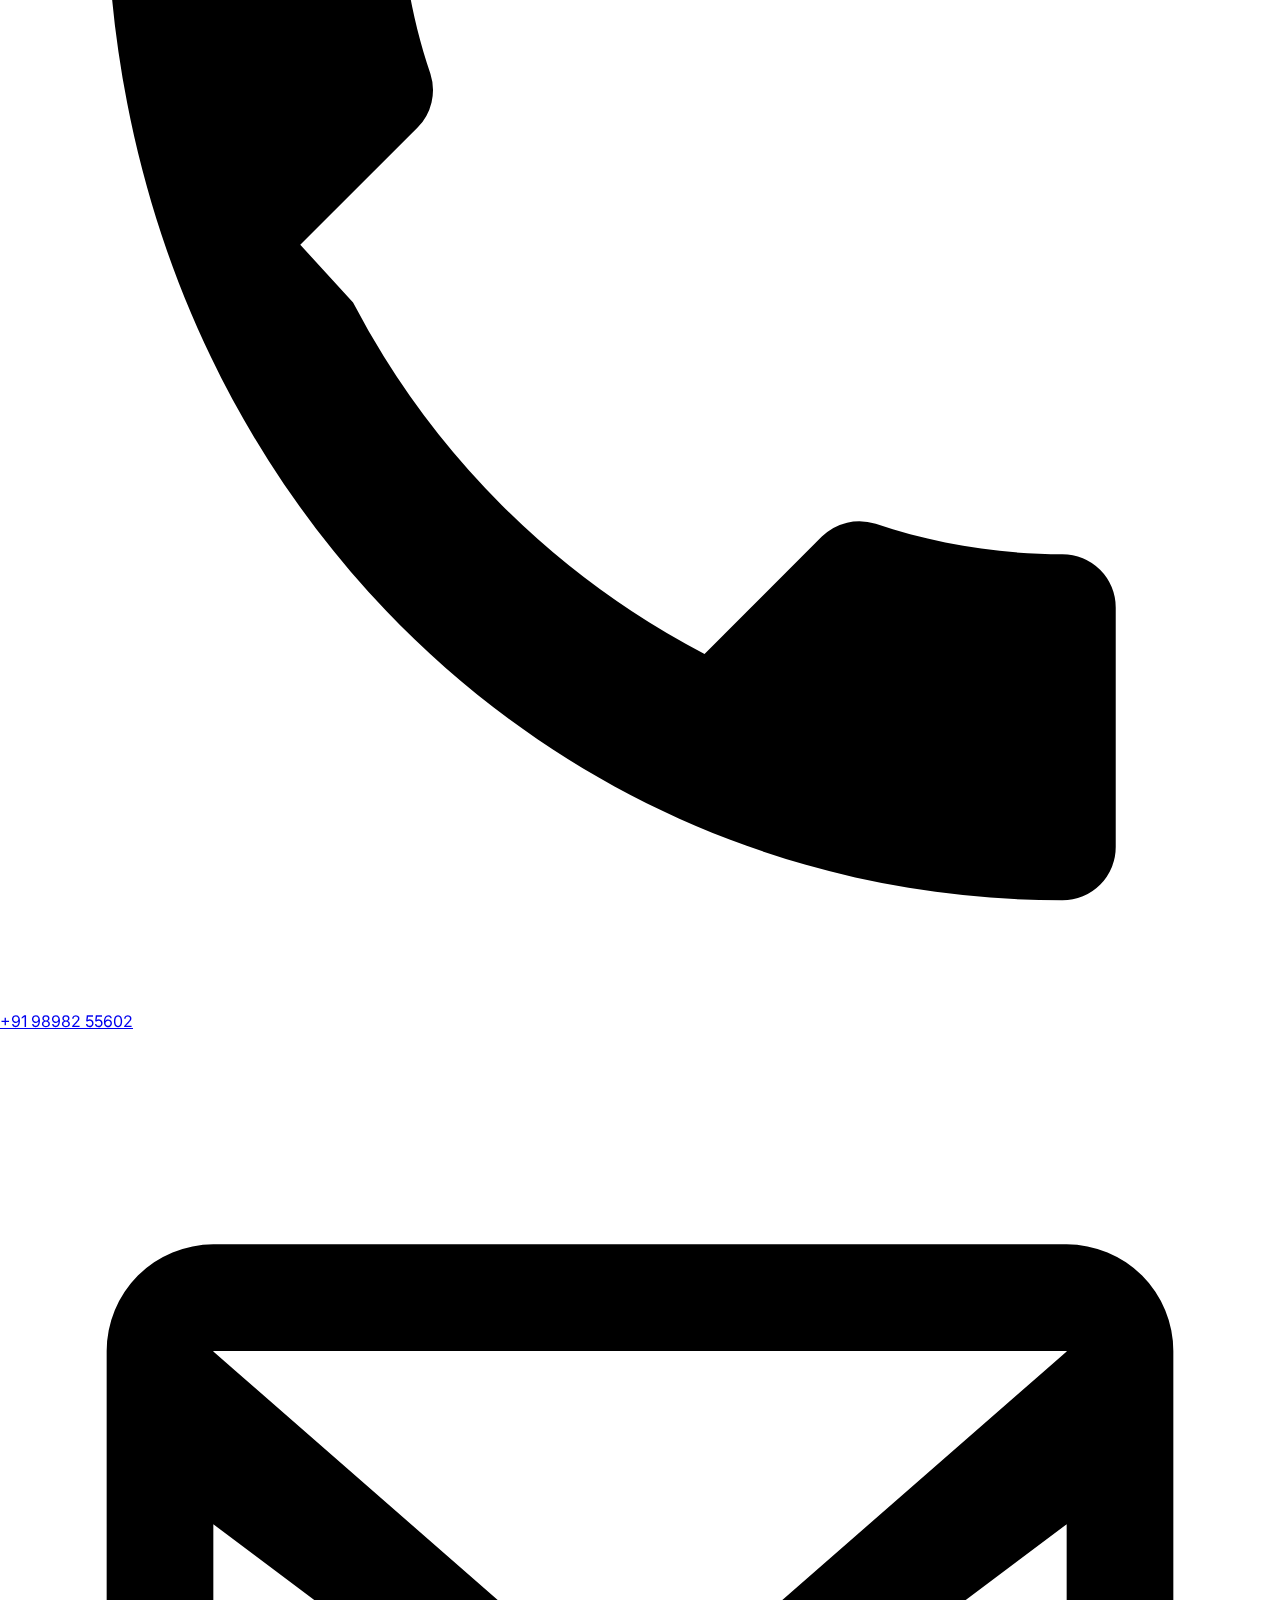
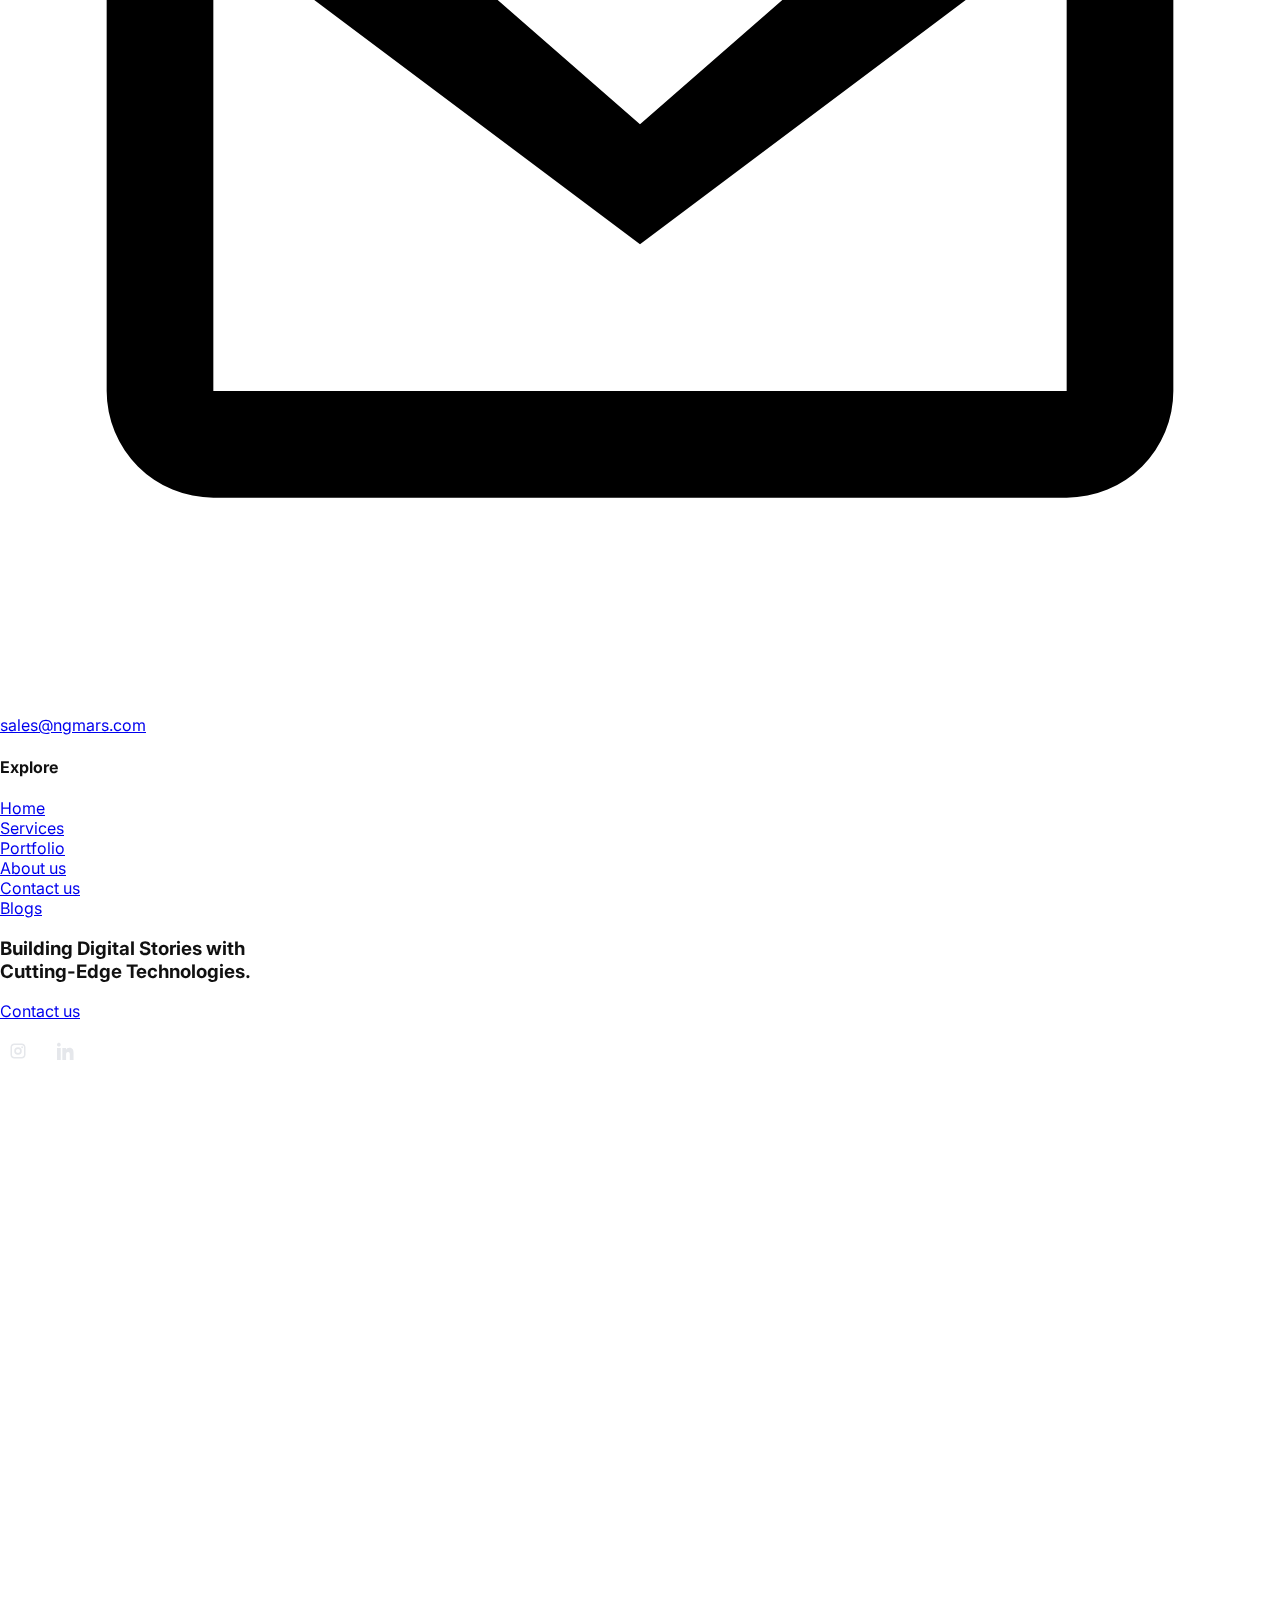
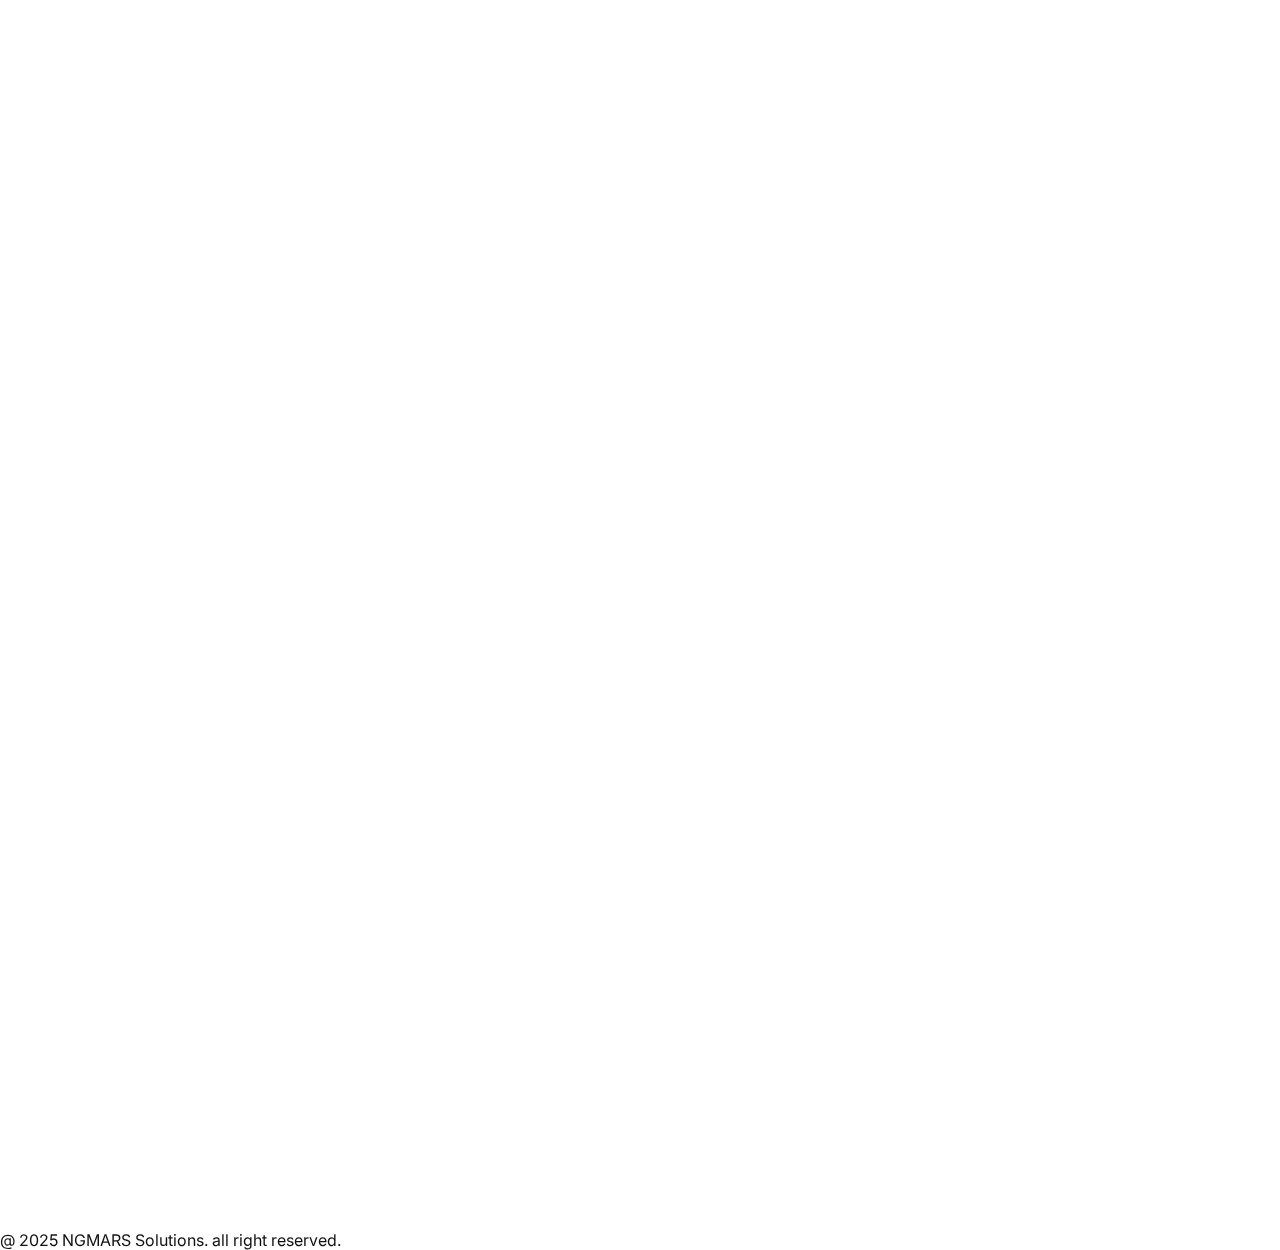
<file: portfolio-backup.html>
<!DOCTYPE html>
<html lang="en">
  <head>
    <meta charset="UTF-8" />
    <meta name="viewport" content="width=device-width, initial-scale=1.0" />
    <link rel="icon" type="image/png" href="ng-bg-9.png">
    <title>Portfolio | NGMARS Solutions — Selected Work & Case Studies</title>
    <meta name="description" content="Explore selected projects by NGMARS Solutions: modern web, mobile, Odoo, and cloud work. Polished UI, performance, and business outcomes." />
    <link rel="canonical" href="https://www.ngmars.com/portfolio" />
    <link rel="preconnect" href="https://fonts.googleapis.com" />
    <link rel="preconnect" href="https://fonts.gstatic.com" crossorigin />
    <link href="https://fonts.googleapis.com/css2?family=Inter:wght@300;400;500;600;700&display=swap" rel="stylesheet" />
    <link rel="stylesheet" href="assets/css/styles.css" />
    <link rel="stylesheet" href="assets/css/blog.css" />
    <link rel="stylesheet" href="assets/css/portfolio.css" />
    <link rel="icon" type="image/png" href="ngmarslogo.png" />
  </head>
  <body>
    <div class="page-accents" aria-hidden="true">
      <span class="pblob pb1"></span>
      <span class="pblob pb2"></span>
      <span class="pblob pb3"></span>
    </div>

    <header class="site-header">
      <nav class="navbar" aria-label="Primary">
        <a class="brand" href="/">
          <img
            src="ngmars_logo.png"
            alt="NGMARS Solutions company logo"
            class="brand-logo"
          />
        </a>
        <button
          class="nav-toggle"
          aria-expanded="false"
          aria-controls="nav-menu"
          aria-label="Toggle navigation"
        >
          <span class="bar"></span>
          <span class="bar"></span>
          <span class="bar"></span>
        </button>
        <ul id="nav-menu" class="nav-menu">
          <li class="nav-item has-mega" aria-haspopup="true">
            <a class="nav-link" aria-expanded="false" href="/services">
              Services
              <svg
                class="chevron"
                viewBox="0 0 24 24"
                aria-hidden="true"
                focusable="false"
              >
                <path
                  d="M6.23 8.97a1 1 0 0 1 1.41 0L12 13.33l4.36-4.36a1 1 0 1 1 1.41 1.41l-5.07 5.07a1.5 1.5 0 0 1-2.12 0L6.23 10.38a1 1 0 0 1 0-1.41z"
                />
              </svg>
            </a>
            <div class="mega" aria-label="Services mega menu">
              <aside
                class="mega-sidebar"
                role="tablist"
                aria-orientation="vertical"
              >
                <button
                  class="mega-cat active"
                  role="tab"
                  aria-selected="true"
                  data-target="web"
                >
                  Web Development
                </button>
                <button
                  class="mega-cat"
                  role="tab"
                  aria-selected="false"
                  data-target="software"
                >
                  Software Development
                </button>
                <button
                  class="mega-cat"
                  role="tab"
                  aria-selected="false"
                  data-target="mobile"
                >
                  Mobile App Development
                </button>
                <button
                  class="mega-cat"
                  role="tab"
                  aria-selected="false"
                  data-target="ecommerce"
                >
                  E-Commerce
                </button>
                <button
                  class="mega-cat"
                  role="tab"
                  aria-selected="false"
                  data-target="odoo"
                >
                  Odoo Solutions
                </button>
                <button
                  class="mega-cat"
                  role="tab"
                  aria-selected="false"
                  data-target="marketing"
                >
                  Digital Marketing
                </button>
                <button
                  class="mega-cat"
                  role="tab"
                  aria-selected="false"
                  data-target="uiux"
                >
                  UI/UX Design
                </button>
                <button
                  class="mega-cat"
                  role="tab"
                  aria-selected="false"
                  data-target="cloud"
                >
                  Cloud Solutions
                </button>
              </aside>
              <div class="mega-content">
                <section
                  class="mega-panel active"
                  id="panel-web"
                  role="tabpanel"
                >
                  <h4 class="mega-heading">Web Development</h4>
                  <div class="stack-group">
                    <h5>Frontend Stacks</h5>
                    <div class="mega-links">
                      <a href="#">HTML</a>
                      <a href="#">CSS</a>
                      <a href="#">JavaScript</a>
                      <a href="#">ReactJS</a>
                      <a href="#">NextJS</a>
                      <a href="#">Bootstrap</a>
                      <a href="#">Tailwind CSS</a>
                      <a href="#">Responsive Design</a>
                    </div>
                  </div>
                  <div class="stack-group">
                    <h5>Backend Stacks</h5>
                    <div class="mega-links">
                      <a href="#">Python</a>
                      <a href="#">Node.js</a>
                      <a href="#">Express.js</a>
                      <a href="#">PHP</a>
                      <a href="#">REST APIs</a>
                    </div>
                  </div>
                </section>
                <section class="mega-panel" id="panel-software" role="tabpanel">
                  <h4 class="mega-heading">Software Development</h4>
                  <div class="mega-links">
                    <a href="#">C#</a>
                    <a href="#">.NET Framework</a>
                    <a href="#">Python</a>
                    <a href="#">Java</a>
                    <a href="#">Electron JS</a>
                    <a href="#">API Integration</a>
                    <a href="#">Automation</a>
                  </div>
                </section>
                <section class="mega-panel" id="panel-mobile" role="tabpanel">
                  <h4 class="mega-heading">Mobile App Development</h4>
                  <div class="mega-links">
                    <a href="#">Mobile App Development</a>
                    <a href="#">React Native Development</a>
                    <a href="#">Flutter App Development</a>
                    <a href="#">Hybrid Apps Development</a>
                    <a href="#">Kotlin Development</a>
                    <a href="#">iOS Apps Development</a>
                  </div>
                </section>
                <section
                  class="mega-panel"
                  id="panel-ecommerce"
                  role="tabpanel"
                >
                  <h4 class="mega-heading">E-Commerce</h4>
                  <div class="mega-links">
                    <a href="#">Custom Store Development</a>
                    <a href="#">Shopify Development</a>
                    <a href="#">WooCommerce Development</a>
                    <a href="#">Magento Development</a>
                    <a href="#">Payment Gateway Integration</a>
                    <a href="#">Product Catalog Management</a>
                    <a href="#">E-commerce Website Design</a>
                    <a href="#">Odoo E-commerce</a>
                  </div>
                </section>
                <section class="mega-panel" id="panel-odoo" role="tabpanel">
                  <h4 class="mega-heading">Odoo Solutions</h4>
                  <div class="mega-links">
                    <a href="#">Odoo ERP</a>
                    <a href="#">Odoo Website Builder</a>
                    <a href="#">Custom Modules</a>
                    <a href="#">CRM Setup</a>
                    <a href="#">Inventory Management</a>
                    <a href="#">HR Management</a>
                    <a href="#">ERP Management</a>
                  </div>
                </section>
                <section
                  class="mega-panel"
                  id="panel-marketing"
                  role="tabpanel"
                >
                  <h4 class="mega-heading">Digital Marketing</h4>
                  <div class="mega-links">
                    <a href="#">SEO</a>
                    <a href="#">SEM</a>
                    <a href="#">Social Media Marketing</a>
                    <a href="#">Email Campaigns</a>
                    <a href="#">Content Writing</a>
                    <a href="#">Content Creation</a>
                    <a href="#">Google Analytics</a>
                    <a href="#">PPC Ads</a>
                    <a href="#">Visual Branding</a>
                    <a href="#">Website Optimization</a>
                  </div>
                </section>
                <section class="mega-panel" id="panel-uiux" role="tabpanel">
                  <h4 class="mega-heading">UI/UX Design</h4>
                  <div class="mega-links">
                    <a href="#">Wireframing</a>
                    <a href="#">Prototyping</a>
                    <a href="#">User Research</a>
                    <a href="#">Interaction Design</a>
                    <a href="#">User Flow Mapping</a>
                    <a href="#">Visual & Graphic Design</a>
                  </div>
                </section>
                <section class="mega-panel" id="panel-cloud" role="tabpanel">
                  <h4 class="mega-heading">Cloud Solutions</h4>
                  <div class="mega-links">
                    <a href="#">AWS</a>
                    <a href="#">Microsoft Azure</a>
                    <a href="#">Firebase</a>
                    <a href="#">Google Cloud</a>
                    <a href="#">Cloud Storage</a>
                    <a href="#">Kubernetes</a>
                    <a href="#">Docker</a>
                  </div>
                </section>
              </div>
            </div>
          </li>
          <li class="nav-item">
            <a class="nav-link" href="/portfolio">Portfolio</a>
          </li>
          <li class="nav-item">
            <a class="nav-link" href="about.html">About Us</a>
          </li>
          <li class="nav-item">
            <a class="nav-link" href="contact.html">Contact Us</a>
          </li>
        </ul>
      </nav>
    </header>

    <main class="portfolio-page">
      <section class="portfolio-hero">
        <div class="container">
          <h1>Our Work</h1>
          <p class="lead">A curated look at what we design and build — fast, reliable, and beautiful digital products.</p>
        </div>
      </section>

      <section class="portfolio-grid reveal">
        <div class="container">
          <div class="portfolio-filters">
            <button class="filter active" data-filter="all">All</button>
            <button class="filter" data-filter="web">Web</button>
            <button class="filter" data-filter="mobile">Mobile</button>
            <button class="filter" data-filter="odoo">Odoo</button>
            <button class="filter" data-filter="cloud">Cloud</button>
          </div>
          <div class="projects">
            <!-- Project Card 1 -->
            <article class="project-card" data-cat="web">
              <div class="project-media grad gm1"></div>
              <div class="project-body">
                <div class="project-tags"><span>Web</span><span>React</span></div>
                <h2 class="project-title">E‑commerce Product Explorer</h2>
                <p class="project-desc">High‑performance storefront with smart filtering, instant search, and optimized checkout.</p>
                <div class="project-actions">
                  <a class="btn primary" href="#" aria-label="View case study">View case study</a>
                </div>
              </div>
            </article>

            <!-- Project Card 2 -->
            <article class="project-card" data-cat="mobile">
              <div class="project-media grad gm2"></div>
              <div class="project-body">
                <div class="project-tags"><span>Mobile</span><span>Flutter</span></div>
                <h2 class="project-title">Fitness Coaching App</h2>
                <p class="project-desc">Cross‑platform app with plans, progress tracking, and offline mode for commuters.</p>
                <div class="project-actions">
                  <a class="btn primary" href="#" aria-label="View case study">View case study</a>
                </div>
              </div>
            </article>

            <!-- Project Card 3 -->
            <article class="project-card" data-cat="odoo">
              <div class="project-media grad gm3"></div>
              <div class="project-body">
                <div class="project-tags"><span>Odoo</span><span>ERP</span></div>
                <h2 class="project-title">Inventory & CRM Unification</h2>
                <p class="project-desc">Unified operations with custom Odoo modules, clean data flows, and dashboards.</p>
                <div class="project-actions">
                  <a class="btn primary" href="#" aria-label="View case study">View case study</a>
                </div>
              </div>
            </article>

            <!-- Project Card 4 -->
            <article class="project-card" data-cat="cloud">
              <div class="project-media grad gm4"></div>
              <div class="project-body">
                <div class="project-tags"><span>Cloud</span><span>DevOps</span></div>
                <h2 class="project-title">CI/CD & Observability</h2>
                <p class="project-desc">Blue‑green deploys, real‑time dashboards, and cost‑effective infra with autoscaling.</p>
                <div class="project-actions">
                  <a class="btn primary" href="#" aria-label="View case study">View case study</a>
                </div>
              </div>
            </article>

            <!-- Project Card 5 -->
            <article class="project-card" data-cat="web">
              <div class="project-media grad gm5"></div>
              <div class="project-body">
                <div class="project-tags"><span>Web</span><span>Next.js</span></div>
                <h2 class="project-title">SaaS Analytics Dashboard</h2>
                <p class="project-desc">Real‑time KPIs, role‑based access, and exportable insights for leadership teams.</p>
                <div class="project-actions">
                  <a class="btn primary" href="#" aria-label="View case study">View case study</a>
                </div>
              </div>
            </article>

            <!-- Project Card 6 -->
            <article class="project-card" data-cat="mobile">
              <div class="project-media grad gm6"></div>
              <div class="project-body">
                <div class="project-tags"><span>Mobile</span><span>React Native</span></div>
                <h2 class="project-title">Food Delivery Companion</h2>
                <p class="project-desc">Order tracking, push notifications, and in‑app chat for better customer experience.</p>
                <div class="project-actions">
                  <a class="btn primary" href="#" aria-label="View case study">View case study</a>
                </div>
              </div>
            </article>

            <!-- Project Card 7 -->
            <article class="project-card" data-cat="odoo">
              <div class="project-media grad gm2"></div>
              <div class="project-body">
                <div class="project-tags"><span>Odoo</span><span>Manufacturing</span></div>
                <h2 class="project-title">Shop‑floor Digitization</h2>
                <p class="project-desc">Simple tablets for operators, QC tracking, and automated inventory movements.</p>
                <div class="project-actions">
                  <a class="btn primary" href="#" aria-label="View case study">View case study</a>
                </div>
              </div>
            </article>

            <!-- Project Card 8 -->
            <article class="project-card" data-cat="cloud">
              <div class="project-media grad gm3"></div>
              <div class="project-body">
                <div class="project-tags"><span>Cloud</span><span>GCP</span></div>
                <h2 class="project-title">Event‑Driven ETL</h2>
                <p class="project-desc">Stream processing with retries, dead‑letter queues, and cost‑aware storage.</p>
                <div class="project-actions">
                  <a class="btn primary" href="#" aria-label="View case study">View case study</a>
                </div>
              </div>
            </article>
          </div>
        </div>
      </section>

      <section class="portfolio-cta reveal">
        <div class="container">
          <div class="solutions-cta">
            <div class="cta-content">
              <h3>Have a project in mind?</h3>
              <p>Let’s shape a focused plan and timeline. We’ll keep it practical and clear.</p>
              <a href="contact.html" class="cta-button">
                <span>Start a conversation</span>
                <svg viewBox="0 0 24 24" fill="none" xmlns="http://www.w3.org/2000/svg">
                  <path d="M5 12h14M12 5l7 7-7 7" stroke="currentColor" stroke-width="2" stroke-linecap="round" stroke-linejoin="round"/>
                </svg>
              </a>
            </div>
          </div>
        </div>
      </section>
    </main>

    <footer class="footer-v2">
      <div class="footer-grid">
        <div>
          <h4>Our Location</h4>
          <p>F-15, Samarth shopping, Nr. D‑Mart Circle,<br/>Bypass road, Mehsana, Gujarat, 384002.</p>
        </div>
        <div>
          <h4>Let's Connect</h4>
          <a class="contact-link" href="tel:+919898255602">
            <svg viewBox="0 0 24 24" aria-hidden="true"><path d="M6.62 10.79a15.53 15.53 0 006.59 6.59l2.2-2.2a1 1 0 011.01-.24c1.1.37 2.28.57 3.5.57a1 1 0 011 1V21a1 1 0 01-1 1C10.07 22 2 13.93 2 3a1 1 0 011-1h3.5a1 1 0 011 1c0 1.22.2 2.4.57 3.5a1 1 0 01-.24 1.01l-2.2 2.2z"/></svg>
            +91 98982 55602
          </a>
          <br/>
          <a class="contact-link" href="mailto:sales@ngmars.com">
            <svg viewBox="0 0 24 24" aria-hidden="true"><path d="M4 4h16a2 2 0 012 2v12a2 2 0 01-2 2H4a2 2 0 01-2-2V6a2 2 0 012-2zm0 2v.01L12 13l8-6.99V6H4zm16 12V9.25l-8 6-8-6V18h16z"/></svg>
            sales@ngmars.com
          </a>
        </div>
        <div>
          <h4>Explore</h4>
          <a href="/">Home</a>
          <br/>
          <a href="services.html">Services</a>
          <br/>
          <a href="/portfolio">Portfolio</a>
          <br/>
          <a href="about.html">About us</a>
          <br/>
          <a href="contact.html">Contact us</a>
          <br/>
          <a href="blog.html">Blogs</a>
        </div>
        <div class="fcta">
          <h3>Building Digital Stories with<br/>Cutting-Edge Technologies.</h3>
          <a href="contact.html" class="btn light">Contact us</a>
          <div class="footer-social" aria-label="Social links" style="margin-top:12px; display:flex; gap:12px;">
            <a href="https://www.instagram.com/ngmars_solutions?igsh=MTFkbjZhNDQ0emFtag==" target="_blank" rel="noopener" aria-label="Instagram" style="display:inline-flex;width:36px;height:36px;align-items:center;justify-content:center;border-radius:50%;background:rgba(255,255,255,0.06);border:1px solid rgba(255,255,255,0.15);">
              <svg viewBox="0 0 24 24" width="18" height="18" fill="#e5e7eb" aria-hidden="true"><path d="M7 2C4.24 2 2 4.24 2 7v10c0 2.76 2.24 5 5 5h10c2.76 0 5-2.24 5-5V7c0-2.76-2.24-5-5-5H7zm0 2h10c1.66 0 3 1.34 3 3v10c0 1.66-1.34 3-3 3H7c-1.66 0-3-1.34-3-3V7c0-1.66 1.34-3 3-3zm5 3a5 5 0 100 10 5 5 0 000-10zm0 2.2a2.8 2.8 0 110 5.6 2.8 2.8 0 010-5.6zM17.5 5.8a1.2 1.2 0 100 2.4 1.2 1.2 0 000-2.4z"/></svg>
            </a>
            <a href="https://www.linkedin.com/company/ngmars/" target="_blank" rel="noopener" aria-label="LinkedIn" style="display:inline-flex;width:36px;height:36px;align-items:center;justify-content:center;border-radius:50%;background:rgba(255,255,255,0.06);border:1px solid rgba(255,255,255,0.15);">
              <svg viewBox="0 0 24 24" width="18" height="18" fill="#e5e7eb" aria-hidden="true"><path d="M4.98 3.5C4.98 4.88 3.86 6 2.5 6S0 4.88 0 3.5 1.12 1 2.5 1s2.48 1.12 2.48 2.5zM0 8h5v16H0V8zm7.5 0H12v2.2h.06c.62-1.18 2.14-2.42 4.41-2.42 4.72 0 5.59 3.1 5.59 7.13V24h-5v-6.9c0-1.65-.03-3.77-2.3-3.77-2.3 0-2.65 1.79-2.65 3.64V24h-5V8z"/></svg>
            </a>
          </div>
        </div>
      </div>
      <div class="footer-bottom">
        <img src="text.png" alt="NGmars" class="footer-logo" />
        <p class="copyright">@ 2025 NGMARS Solutions. all right reserved.</p>
      </div>
    </footer>

    <script src="assets/js/main.js"></script>
    <script src="assets/js/portfolio.js"></script>
  </body>
  </html>
</file>
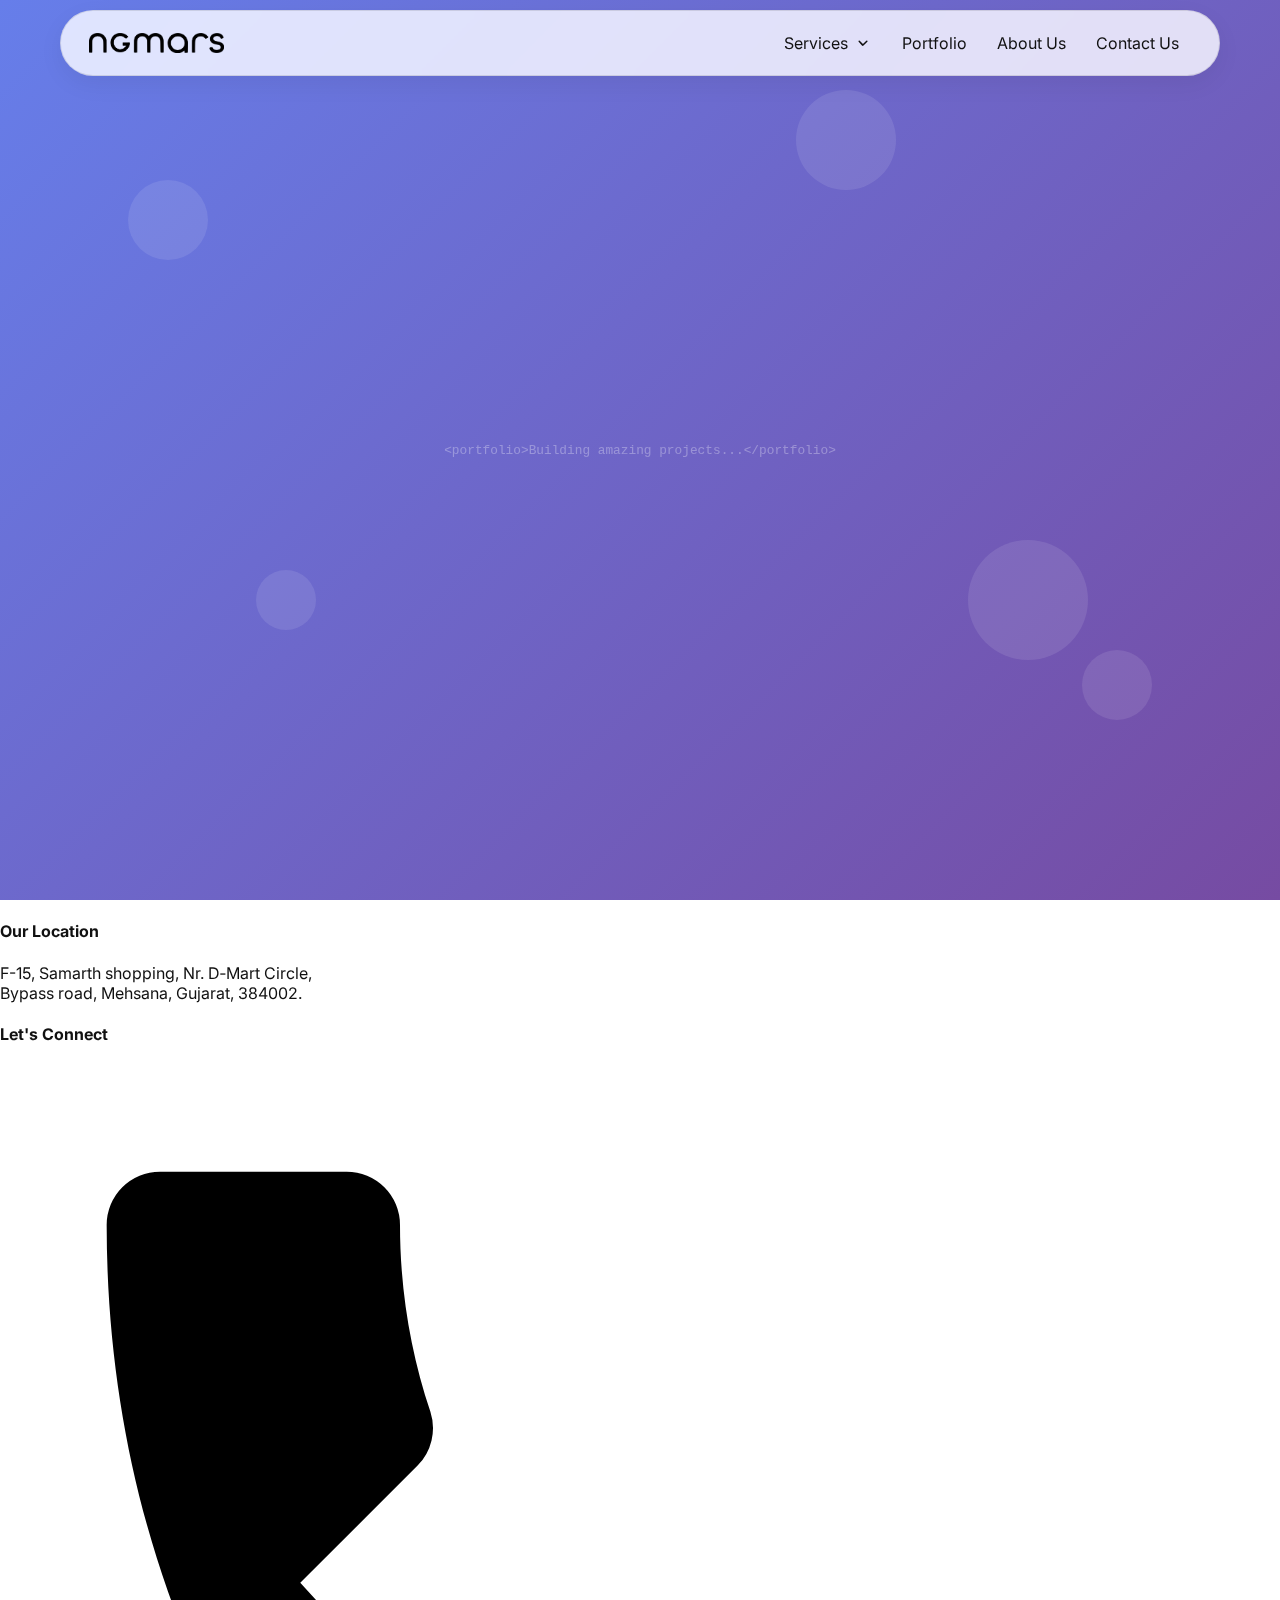
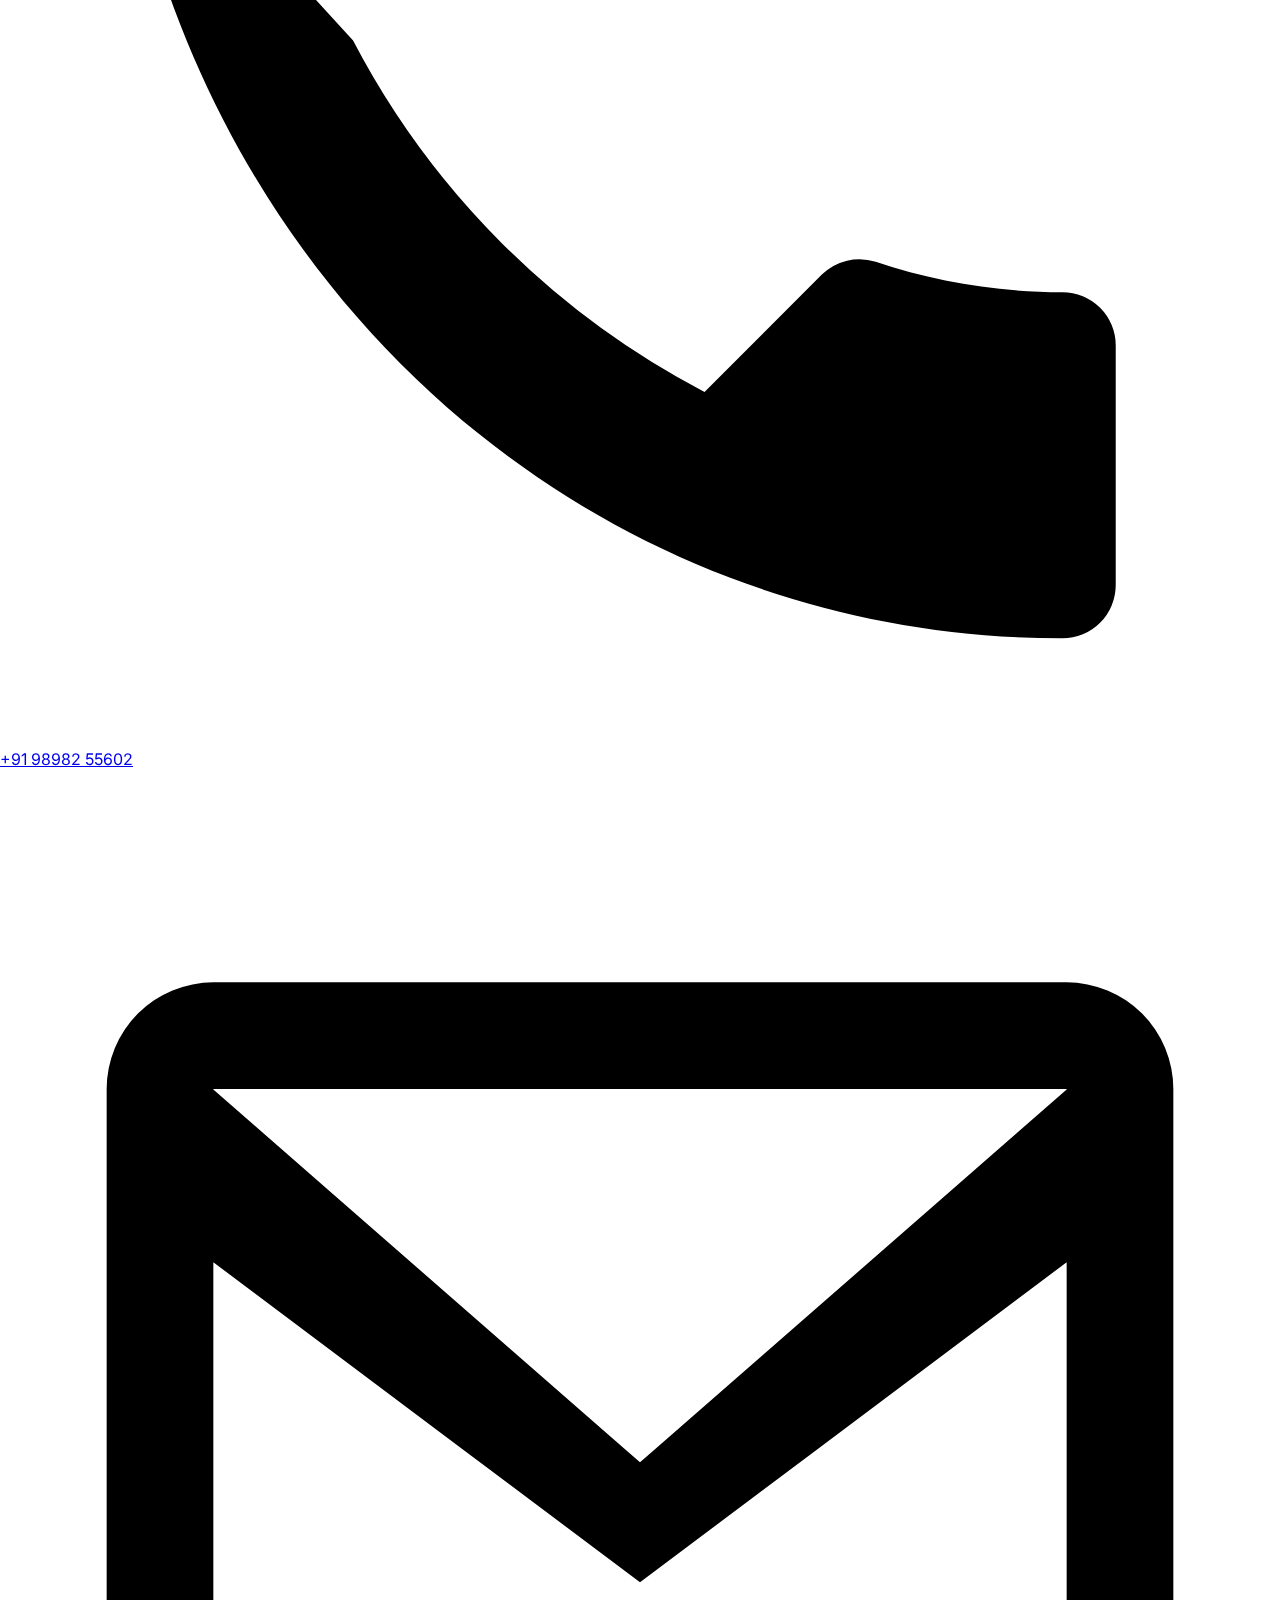
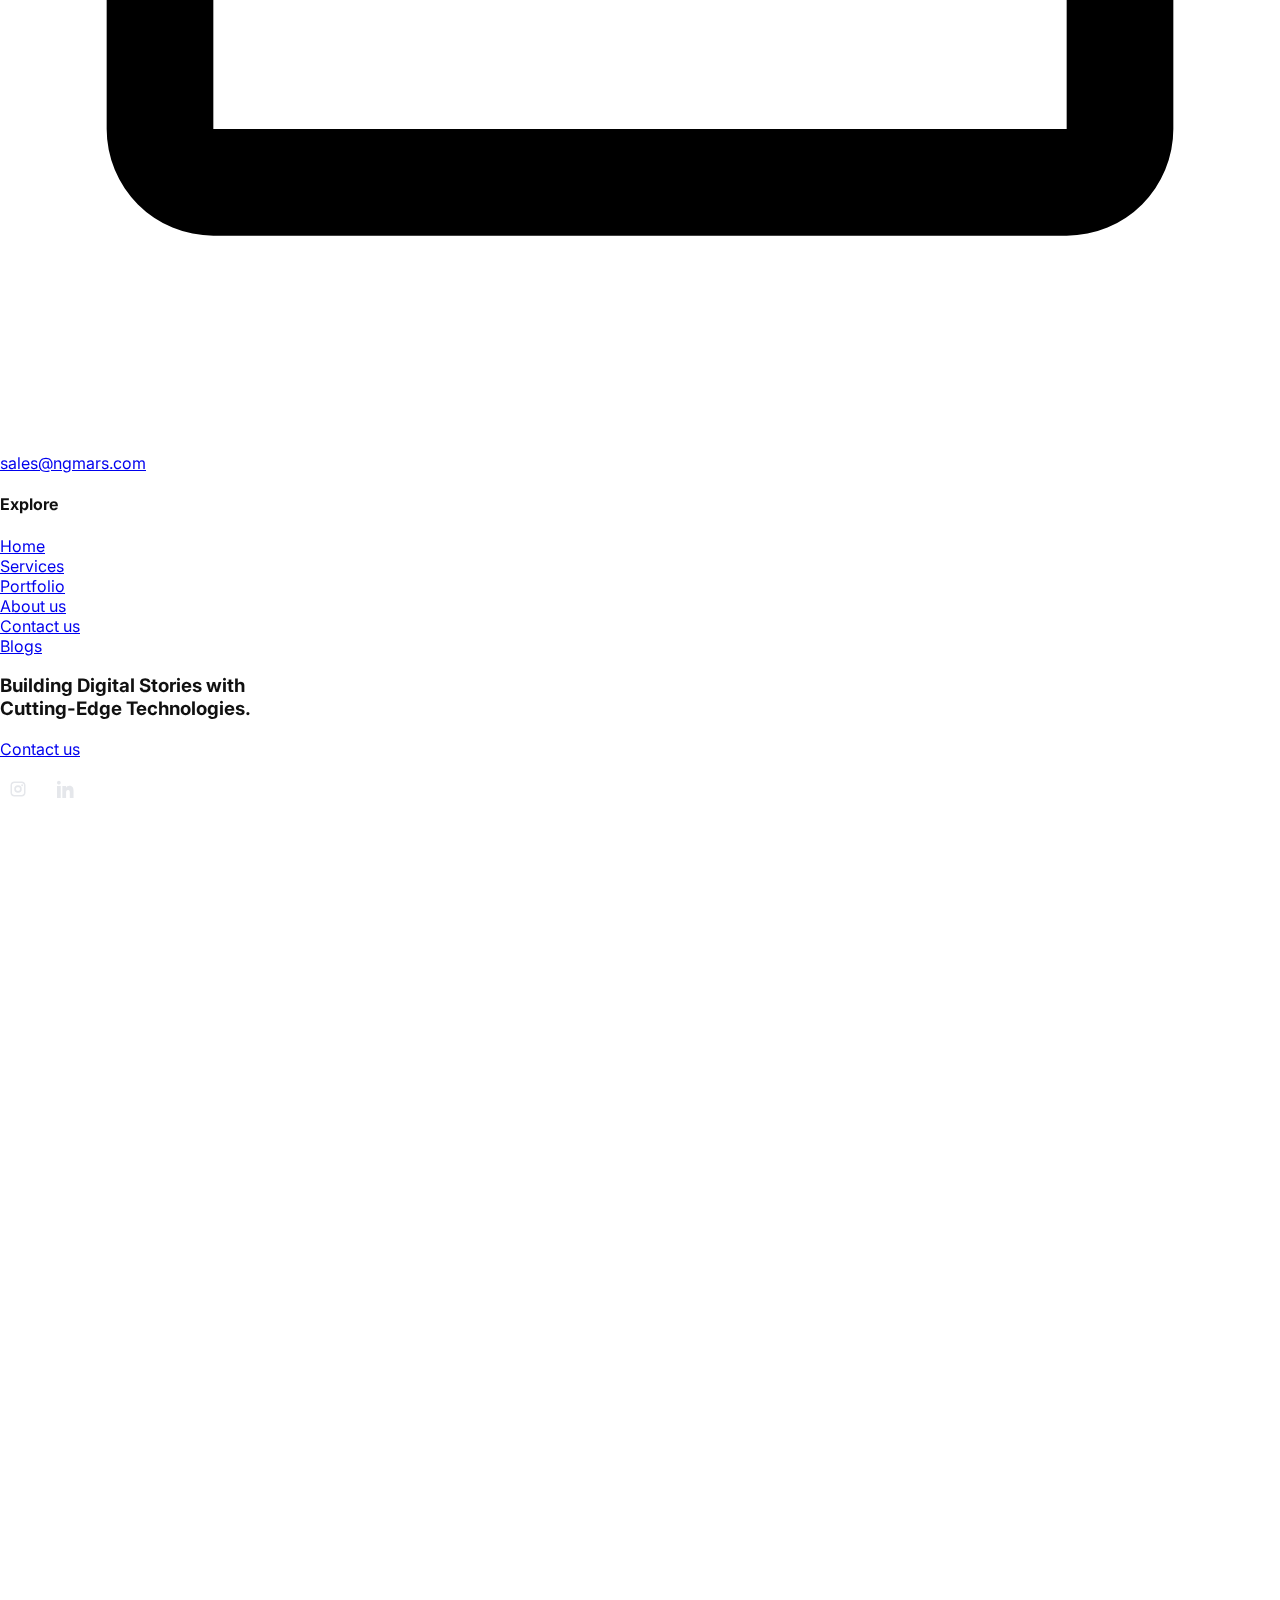
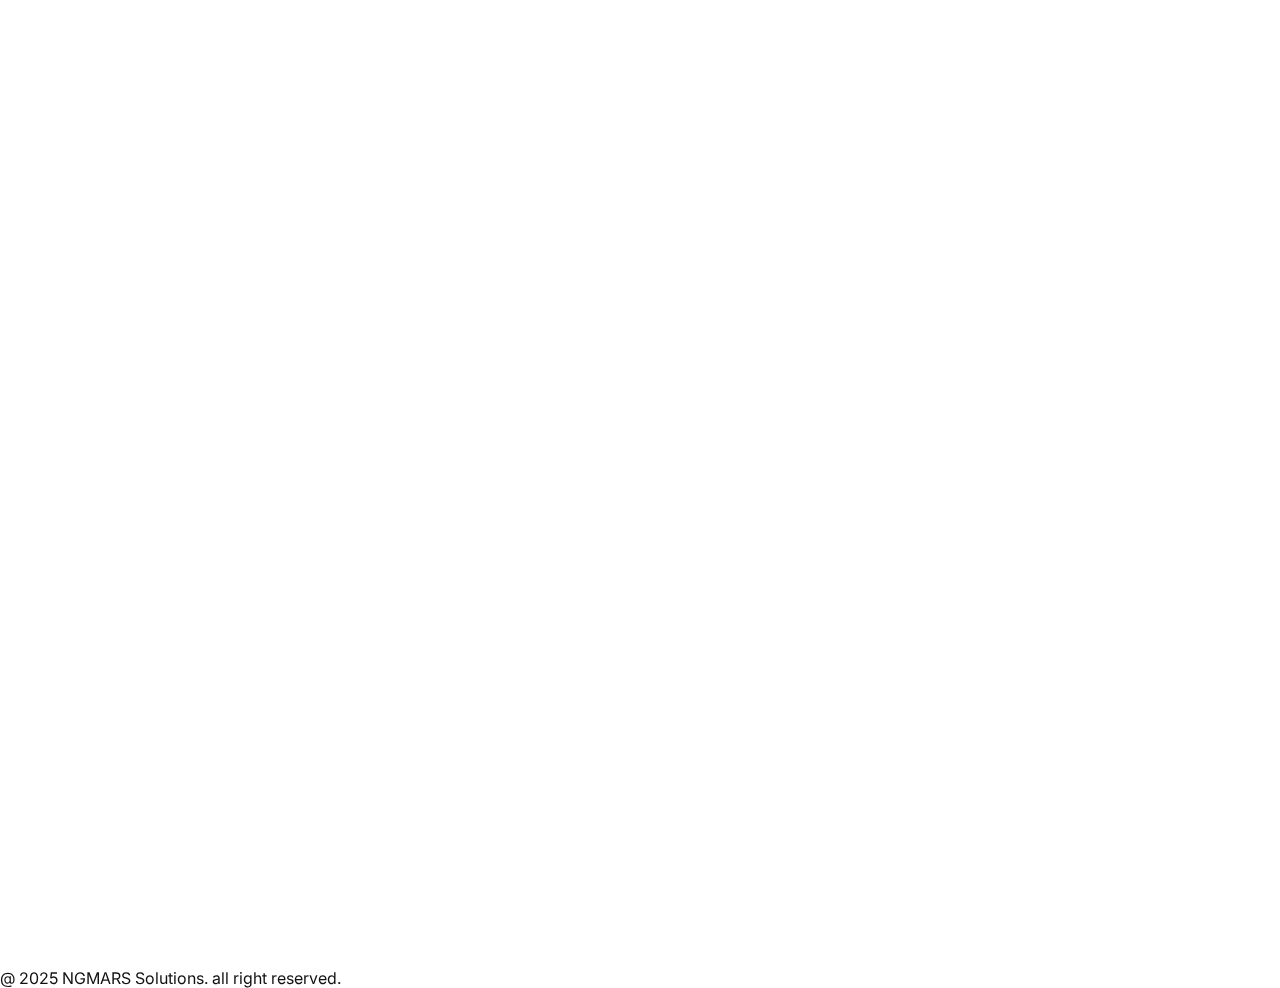
<file: portfolio.html>
<!DOCTYPE html>
<html lang="en">
  <head>
    <meta charset="UTF-8" />
    <meta name="viewport" content="width=device-width, initial-scale=1.0" />
    <link rel="icon" type="image/png" href="ng-bg-9.png">
    <title>Portfolio | NGMARS Solutions - Under Development</title>
    <meta name="description" content="Our portfolio is currently under development. Contact us to start your own innovative projects with NGMARS Solutions." />
    <link rel="canonical" href="https://www.ngmars.com/portfolio" />
    <link rel="preconnect" href="https://fonts.googleapis.com" />
    <link rel="preconnect" href="https://fonts.gstatic.com" crossorigin />
    <link href="https://fonts.googleapis.com/css2?family=Inter:wght@300;400;500;600;700&display=swap" rel="stylesheet" />
    <link rel="stylesheet" href="assets/css/styles.css" />
    <link rel="icon" type="image/png" href="ngmarslogo.png" />
    <style>
      .development-page {
        min-height: 100vh;
        background: linear-gradient(135deg, #667eea 0%, #764ba2 100%);
        display: flex;
        align-items: center;
        justify-content: center;
        position: relative;
        overflow: hidden;
      }

      .development-container {
        text-align: center;
        z-index: 2;
        position: relative;
        max-width: 800px;
        padding: 2rem;
      }

      .development-title {
        font-size: 3.5rem;
        font-weight: 700;
        color: white;
        margin-bottom: 1.5rem;
        opacity: 0;
        animation: fadeInUp 1s ease-out 0.5s forwards;
      }

      .development-subtitle {
        font-size: 1.5rem;
        color: rgba(255, 255, 255, 0.9);
        margin-bottom: 2rem;
        opacity: 0;
        animation: fadeInUp 1s ease-out 1s forwards;
      }

      .development-description {
        font-size: 1.1rem;
        color: rgba(255, 255, 255, 0.8);
        margin-bottom: 3rem;
        line-height: 1.6;
        opacity: 0;
        animation: fadeInUp 1s ease-out 1.5s forwards;
      }

      .cta-button {
        display: inline-flex;
        align-items: center;
        gap: 0.5rem;
        background: rgba(255, 255, 255, 0.2);
        color: white;
        padding: 1rem 2rem;
        border-radius: 50px;
        text-decoration: none;
        font-weight: 600;
        font-size: 1.1rem;
        border: 2px solid rgba(255, 255, 255, 0.3);
        backdrop-filter: blur(10px);
        transition: all 0.3s ease;
        opacity: 0;
        animation: fadeInUp 1s ease-out 2s forwards;
      }

      .cta-button:hover {
        background: rgba(255, 255, 255, 0.3);
        border-color: rgba(255, 255, 255, 0.5);
        transform: translateY(-2px);
        box-shadow: 0 10px 30px rgba(0, 0, 0, 0.2);
      }

      .cta-button svg {
        transition: transform 0.3s ease;
      }

      .cta-button:hover svg {
        transform: translateX(5px);
      }

      /* Floating Elements */
      .floating-elements {
        position: absolute;
        top: 0;
        left: 0;
        width: 100%;
        height: 100%;
        pointer-events: none;
        z-index: 1;
      }

      .floating-element {
        position: absolute;
        background: rgba(255, 255, 255, 0.1);
        border-radius: 50%;
        animation: float 6s ease-in-out infinite;
      }

      .floating-element:nth-child(1) {
        width: 80px;
        height: 80px;
        top: 20%;
        left: 10%;
        animation-delay: 0s;
      }

      .floating-element:nth-child(2) {
        width: 120px;
        height: 120px;
        top: 60%;
        right: 15%;
        animation-delay: 2s;
      }

      .floating-element:nth-child(3) {
        width: 60px;
        height: 60px;
        bottom: 30%;
        left: 20%;
        animation-delay: 4s;
      }

      .floating-element:nth-child(4) {
        width: 100px;
        height: 100px;
        top: 10%;
        right: 30%;
        animation-delay: 1s;
      }

      .floating-element:nth-child(5) {
        width: 70px;
        height: 70px;
        bottom: 20%;
        right: 10%;
        animation-delay: 3s;
      }

      /* Code Animation */
      .code-animation {
        position: absolute;
        top: 50%;
        left: 50%;
        transform: translate(-50%, -50%);
        font-family: 'Courier New', monospace;
        font-size: 0.8rem;
        color: rgba(255, 255, 255, 0.3);
        white-space: nowrap;
        animation: codeTyping 8s linear infinite;
        z-index: 1;
      }

      /* Progress Bar */
      .progress-container {
        width: 100%;
        max-width: 400px;
        margin: 2rem auto;
        opacity: 0;
        animation: fadeInUp 1s ease-out 2.5s forwards;
      }

      .progress-bar {
        width: 100%;
        height: 4px;
        background: rgba(255, 255, 255, 0.2);
        border-radius: 2px;
        overflow: hidden;
      }

      .progress-fill {
        height: 100%;
        background: linear-gradient(90deg, #4facfe 0%, #00f2fe 100%);
        border-radius: 2px;
        width: 0%;
        animation: progressFill 3s ease-out 3s forwards;
      }

      .progress-text {
        color: rgba(255, 255, 255, 0.7);
        font-size: 0.9rem;
        margin-top: 0.5rem;
      }

      /* Keyframes */
      @keyframes fadeInUp {
        from {
          opacity: 0;
          transform: translateY(30px);
        }
        to {
          opacity: 1;
          transform: translateY(0);
        }
      }

      @keyframes float {
        0%, 100% {
          transform: translateY(0px) rotate(0deg);
        }
        50% {
          transform: translateY(-20px) rotate(180deg);
        }
      }

      @keyframes codeTyping {
        0% {
          transform: translate(-50%, -50%) translateX(-100%);
        }
        100% {
          transform: translate(-50%, -50%) translateX(100%);
        }
      }

      @keyframes progressFill {
        from {
          width: 0%;
        }
        to {
          width: 75%;
        }
      }

      /* Responsive Design */
      @media (max-width: 768px) {
        .development-title {
          font-size: 2.5rem;
        }
        
        .development-subtitle {
          font-size: 1.2rem;
        }
        
        .development-description {
          font-size: 1rem;
        }
        
        .development-container {
          padding: 1rem;
        }
      }

      @media (max-width: 480px) {
        .development-title {
          font-size: 2rem;
        }
        
        .development-subtitle {
          font-size: 1.1rem;
        }
      }
    </style>
  </head>
  <body>
    <div class="page-accents" aria-hidden="true">
      <span class="pblob pb1"></span>
      <span class="pblob pb2"></span>
      <span class="pblob pb3"></span>
    </div>

    <header class="site-header">
      <nav class="navbar" aria-label="Primary">
        <a class="brand" href="/">
          <img src="ngmars_logo.png" alt="NGMARS Solutions company logo" class="brand-logo" />
        </a>
        <button class="nav-toggle" aria-expanded="false" aria-controls="nav-menu" aria-label="Toggle navigation">
          <span class="bar"></span>
          <span class="bar"></span>
          <span class="bar"></span>
        </button>
        <ul id="nav-menu" class="nav-menu">
          <li class="nav-item has-mega" aria-haspopup="true">
            <a class="nav-link" aria-expanded="false" href="/services">
              Services
              <svg class="chevron" viewBox="0 0 24 24" aria-hidden="true" focusable="false">
                <path d="M6.23 8.97a1 1 0 0 1 1.41 0L12 13.33l4.36-4.36a1 1 0 1 1 1.41 1.41l-5.07 5.07a1.5 1.5 0 0 1-2.12 0L6.23 10.38a1 1 0 0 1 0-1.41z" />
              </svg>
            </a>
            <div class="mega" aria-label="Services mega menu">
              <aside class="mega-sidebar" role="tablist" aria-orientation="vertical">
                <button class="mega-cat active" role="tab" aria-selected="true" data-target="web">
                  Web Development
                </button>
                <button class="mega-cat" role="tab" aria-selected="false" data-target="software">
                  Software Development
                </button>
                <button class="mega-cat" role="tab" aria-selected="false" data-target="mobile">
                  Mobile App Development
                </button>
                <button class="mega-cat" role="tab" aria-selected="false" data-target="ecommerce">
                  E-Commerce
                </button>
                <button class="mega-cat" role="tab" aria-selected="false" data-target="odoo">
                  Odoo Solutions
                </button>
                <button class="mega-cat" role="tab" aria-selected="false" data-target="marketing">
                  Digital Marketing
                </button>
                <button class="mega-cat" role="tab" aria-selected="false" data-target="uiux">
                  UI/UX Design
                </button>
                <button class="mega-cat" role="tab" aria-selected="false" data-target="cloud">
                  Cloud Solutions
                </button>
              </aside>
              <div class="mega-content">
                <section class="mega-panel active" id="panel-web" role="tabpanel">
                  <h4 class="mega-heading">Web Development</h4>
                  <div class="stack-group">
                    <h5>Frontend Stacks</h5>
                    <div class="mega-links">
                      <a href="#">HTML</a>
                      <a href="#">CSS</a>
                      <a href="#">JavaScript</a>
                      <a href="#">ReactJS</a>
                      <a href="#">NextJS</a>
                      <a href="#">Bootstrap</a>
                      <a href="#">Tailwind CSS</a>
                      <a href="#">Responsive Design</a>
                    </div>
                  </div>
                  <div class="stack-group">
                    <h5>Backend Stacks</h5>
                    <div class="mega-links">
                      <a href="#">Python</a>
                      <a href="#">Node.js</a>
                      <a href="#">Express.js</a>
                      <a href="#">PHP</a>
                      <a href="#">REST APIs</a>
                    </div>
                  </div>
                </section>
                <section class="mega-panel" id="panel-software" role="tabpanel">
                  <h4 class="mega-heading">Software Development</h4>
                  <div class="mega-links">
                    <a href="#">C#</a>
                    <a href="#">.NET Framework</a>
                    <a href="#">Python</a>
                    <a href="#">Java</a>
                    <a href="#">Electron JS</a>
                    <a href="#">API Integration</a>
                    <a href="#">Automation</a>
                  </div>
                </section>
                <section class="mega-panel" id="panel-mobile" role="tabpanel">
                  <h4 class="mega-heading">Mobile App Development</h4>
                  <div class="mega-links">
                    <a href="#">Mobile App Development</a>
                    <a href="#">React Native Development</a>
                    <a href="#">Flutter App Development</a>
                    <a href="#">Hybrid Apps Development</a>
                    <a href="#">Kotlin Development</a>
                    <a href="#">iOS Apps Development</a>
                  </div>
                </section>
                <section class="mega-panel" id="panel-ecommerce" role="tabpanel">
                  <h4 class="mega-heading">E-Commerce</h4>
                  <div class="mega-links">
                    <a href="#">Custom Store Development</a>
                    <a href="#">Shopify Development</a>
                    <a href="#">WooCommerce Development</a>
                    <a href="#">Magento Development</a>
                    <a href="#">Payment Gateway Integration</a>
                    <a href="#">Product Catalog Management</a>
                    <a href="#">E-commerce Website Design</a>
                    <a href="#">Odoo E-commerce</a>
                  </div>
                </section>
                <section class="mega-panel" id="panel-odoo" role="tabpanel">
                  <h4 class="mega-heading">Odoo Solutions</h4>
                  <div class="mega-links">
                    <a href="#">Odoo ERP</a>
                    <a href="#">Odoo Website Builder</a>
                    <a href="#">Custom Modules</a>
                    <a href="#">CRM Setup</a>
                    <a href="#">Inventory Management</a>
                    <a href="#">HR Management</a>
                    <a href="#">ERP Management</a>
                  </div>
                </section>
                <section class="mega-panel" id="panel-marketing" role="tabpanel">
                  <h4 class="mega-heading">Digital Marketing</h4>
                  <div class="mega-links">
                    <a href="#">SEO</a>
                    <a href="#">SEM</a>
                    <a href="#">Social Media Marketing</a>
                    <a href="#">Email Campaigns</a>
                    <a href="#">Content Writing</a>
                    <a href="#">Content Creation</a>
                    <a href="#">Google Analytics</a>
                    <a href="#">PPC Ads</a>
                    <a href="#">Visual Branding</a>
                    <a href="#">Website Optimization</a>
                  </div>
                </section>
                <section class="mega-panel" id="panel-uiux" role="tabpanel">
                  <h4 class="mega-heading">UI/UX Design</h4>
                  <div class="mega-links">
                    <a href="#">Wireframing</a>
                    <a href="#">Prototyping</a>
                    <a href="#">User Research</a>
                    <a href="#">Interaction Design</a>
                    <a href="#">User Flow Mapping</a>
                    <a href="#">Visual & Graphic Design</a>
                  </div>
                </section>
                <section class="mega-panel" id="panel-cloud" role="tabpanel">
                  <h4 class="mega-heading">Cloud Solutions</h4>
                  <div class="mega-links">
                    <a href="#">AWS</a>
                    <a href="#">Microsoft Azure</a>
                    <a href="#">Firebase</a>
                    <a href="#">Google Cloud</a>
                    <a href="#">Cloud Storage</a>
                    <a href="#">Kubernetes</a>
                    <a href="#">Docker</a>
                  </div>
                </section>
              </div>
            </div>
          </li>
          <li class="nav-item">
            <a class="nav-link" href="/portfolio">Portfolio</a>
          </li>
          <li class="nav-item">
            <a class="nav-link" href="about.html">About Us</a>
          </li>
          <li class="nav-item">
            <a class="nav-link" href="contact.html">Contact Us</a>
          </li>
        </ul>
      </nav>
    </header>

    <main class="development-page">
      <!-- Floating Elements -->
      <div class="floating-elements">
        <div class="floating-element"></div>
        <div class="floating-element"></div>
        <div class="floating-element"></div>
        <div class="floating-element"></div>
        <div class="floating-element"></div>
      </div>

      <!-- Code Animation -->
      <div class="code-animation">
        &lt;portfolio&gt;Building amazing projects...&lt;/portfolio&gt;
      </div>

      <!-- Main Content -->
      <div class="development-container">
        <h1 class="development-title">Portfolio Under Development</h1>
        <h2 class="development-subtitle">Something Amazing is Coming Soon</h2>
        <p class="development-description">
          We're currently working on showcasing our incredible projects and case studies. 
          Our portfolio will feature innovative web applications, mobile apps, and digital solutions 
          that demonstrate our expertise and commitment to excellence.
        </p>

        <!-- Progress Bar -->
        <div class="progress-container">
          <div class="progress-bar">
            <div class="progress-fill"></div>
          </div>
          <div class="progress-text">Development Progress: 75%</div>
        </div>

        <!-- CTA Button -->
        <a href="contact.html" class="cta-button">
          <span>Start Your Project Today</span>
          <svg viewBox="0 0 24 24" fill="none" xmlns="http://www.w3.org/2000/svg" width="20" height="20">
            <path d="M5 12h14M12 5l7 7-7 7" stroke="currentColor" stroke-width="2" stroke-linecap="round" stroke-linejoin="round"/>
          </svg>
        </a>
      </div>
    </main>

    <footer class="footer-v2">
      <div class="footer-grid">
        <div>
          <h4>Our Location</h4>
          <p>F-15, Samarth shopping, Nr. D‑Mart Circle,<br/>Bypass road, Mehsana, Gujarat, 384002.</p>
        </div>
        <div>
          <h4>Let's Connect</h4>
          <a class="contact-link" href="tel:+919898255602">
            <svg viewBox="0 0 24 24" aria-hidden="true"><path d="M6.62 10.79a15.53 15.53 0 006.59 6.59l2.2-2.2a1 1 0 011.01-.24c1.1.37 2.28.57 3.5.57a1 1 0 011 1V21a1 1 0 01-1 1C10.07 22 2 13.93 2 3a1 1 0 011-1h3.5a1 1 0 011 1c0 1.22.2 2.4.57 3.5a1 1 0 01-.24 1.01l-2.2 2.2z"/></svg>
            +91 98982 55602
          </a>
          <br/>
          <a class="contact-link" href="mailto:sales@ngmars.com">
            <svg viewBox="0 0 24 24" aria-hidden="true"><path d="M4 4h16a2 2 0 012 2v12a2 2 0 01-2 2H4a2 2 0 01-2-2V6a2 2 0 012-2zm0 2v.01L12 13l8-6.99V6H4zm16 12V9.25l-8 6-8-6V18h16z"/></svg>
            sales@ngmars.com
          </a>
        </div>
        <div>
          <h4>Explore</h4>
          <a href="/">Home</a>
          <br/>
          <a href="services.html">Services</a>
          <br/>
          <a href="/portfolio">Portfolio</a>
          <br/>
          <a href="about.html">About us</a>
          <br/>
          <a href="contact.html">Contact us</a>
          <br/>
          <a href="blog.html">Blogs</a>
        </div>
        <div class="fcta">
          <h3>Building Digital Stories with<br/>Cutting-Edge Technologies.</h3>
          <a href="contact.html" class="btn light">Contact us</a>
          <div class="footer-social" aria-label="Social links" style="margin-top:12px; display:flex; gap:12px;">
            <a href="https://www.instagram.com/ngmars_solutions?igsh=MTFkbjZhNDQ0emFtag==" target="_blank" rel="noopener" aria-label="Instagram" style="display:inline-flex;width:36px;height:36px;align-items:center;justify-content:center;border-radius:50%;background:rgba(255,255,255,0.06);border:1px solid rgba(255,255,255,0.15);">
              <svg viewBox="0 0 24 24" width="18" height="18" fill="#e5e7eb" aria-hidden="true"><path d="M7 2C4.24 2 2 4.24 2 7v10c0 2.76 2.24 5 5 5h10c2.76 0 5-2.24 5-5V7c0-2.76-2.24-5-5-5H7zm0 2h10c1.66 0 3 1.34 3 3v10c0 1.66-1.34 3-3 3H7c-1.66 0-3-1.34-3-3V7c0-1.66 1.34-3 3-3zm5 3a5 5 0 100 10 5 5 0 000-10zm0 2.2a2.8 2.8 0 110 5.6 2.8 2.8 0 010-5.6zM17.5 5.8a1.2 1.2 0 100 2.4 1.2 1.2 0 000-2.4z"/></svg>
            </a>
            <a href="https://www.linkedin.com/company/ngmars/" target="_blank" rel="noopener" aria-label="LinkedIn" style="display:inline-flex;width:36px;height:36px;align-items:center;justify-content:center;border-radius:50%;background:rgba(255,255,255,0.06);border:1px solid rgba(255,255,255,0.15);">
              <svg viewBox="0 0 24 24" width="18" height="18" fill="#e5e7eb" aria-hidden="true"><path d="M4.98 3.5C4.98 4.88 3.86 6 2.5 6S0 4.88 0 3.5 1.12 1 2.5 1s2.48 1.12 2.48 2.5zM0 8h5v16H0V8zm7.5 0H12v2.2h.06c.62-1.18 2.14-2.42 4.41-2.42 4.72 0 5.59 3.1 5.59 7.13V24h-5v-6.9c0-1.65-.03-3.77-2.3-3.77-2.3 0-2.65 1.79-2.65 3.64V24h-5V8z"/></svg>
            </a>
          </div>
        </div>
      </div>
      <div class="footer-bottom">
        <img src="text.png" alt="NGMARS" class="footer-logo" />
        <p class="copyright">@ 2025 NGMARS Solutions. all right reserved.</p>
      </div>
    </footer>

    <script src="assets/js/main.js"></script>
  </body>
</html>
</file>
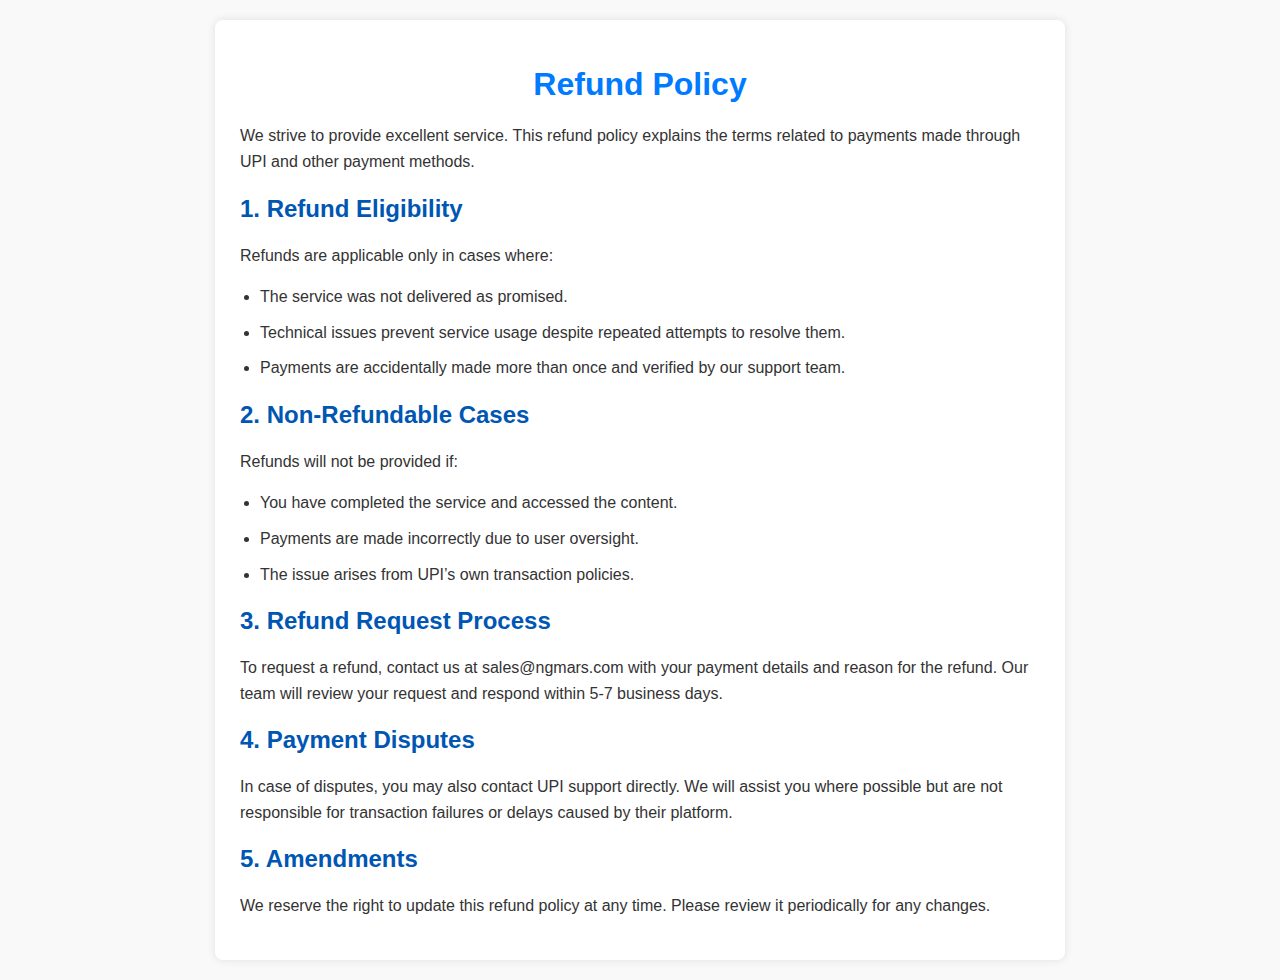
<file: refund.html>
<!DOCTYPE html>
<html lang="en">
<head>
    <meta charset="UTF-8" />
    <meta name="viewport" content="width=device-width, initial-scale=1.0"/>
    <title>Refund Policy</title>
    <link rel="stylesheet" href="policies.css" />
</head>
<body>
    <div class="container">
        <h1>Refund Policy</h1>
        <p>We strive to provide excellent service. This refund policy explains the terms related to payments made through UPI and other payment methods.</p>

        <h2>1. Refund Eligibility</h2>
        <p>Refunds are applicable only in cases where:</p>
        <ul>
            <li>The service was not delivered as promised.</li>
            <li>Technical issues prevent service usage despite repeated attempts to resolve them.</li>
            <li>Payments are accidentally made more than once and verified by our support team.</li>
        </ul>

        <h2>2. Non-Refundable Cases</h2>
        <p>Refunds will not be provided if:</p>
        <ul>
            <li>You have completed the service and accessed the content.</li>
            <li>Payments are made incorrectly due to user oversight.</li>
            <li>The issue arises from UPI’s own transaction policies.</li>
        </ul>

        <h2>3. Refund Request Process</h2>
        <p>To request a refund, contact us at sales@ngmars.com with your payment details and reason for the refund. Our team will review your request and respond within 5-7 business days.</p>

        <h2>4. Payment Disputes</h2>
        <p>In case of disputes, you may also contact UPI support directly. We will assist you where possible but are not responsible for transaction failures or delays caused by their platform.</p>

        <h2>5. Amendments</h2>
        <p>We reserve the right to update this refund policy at any time. Please review it periodically for any changes.</p>
    </div>
</body>
</html>
</file>
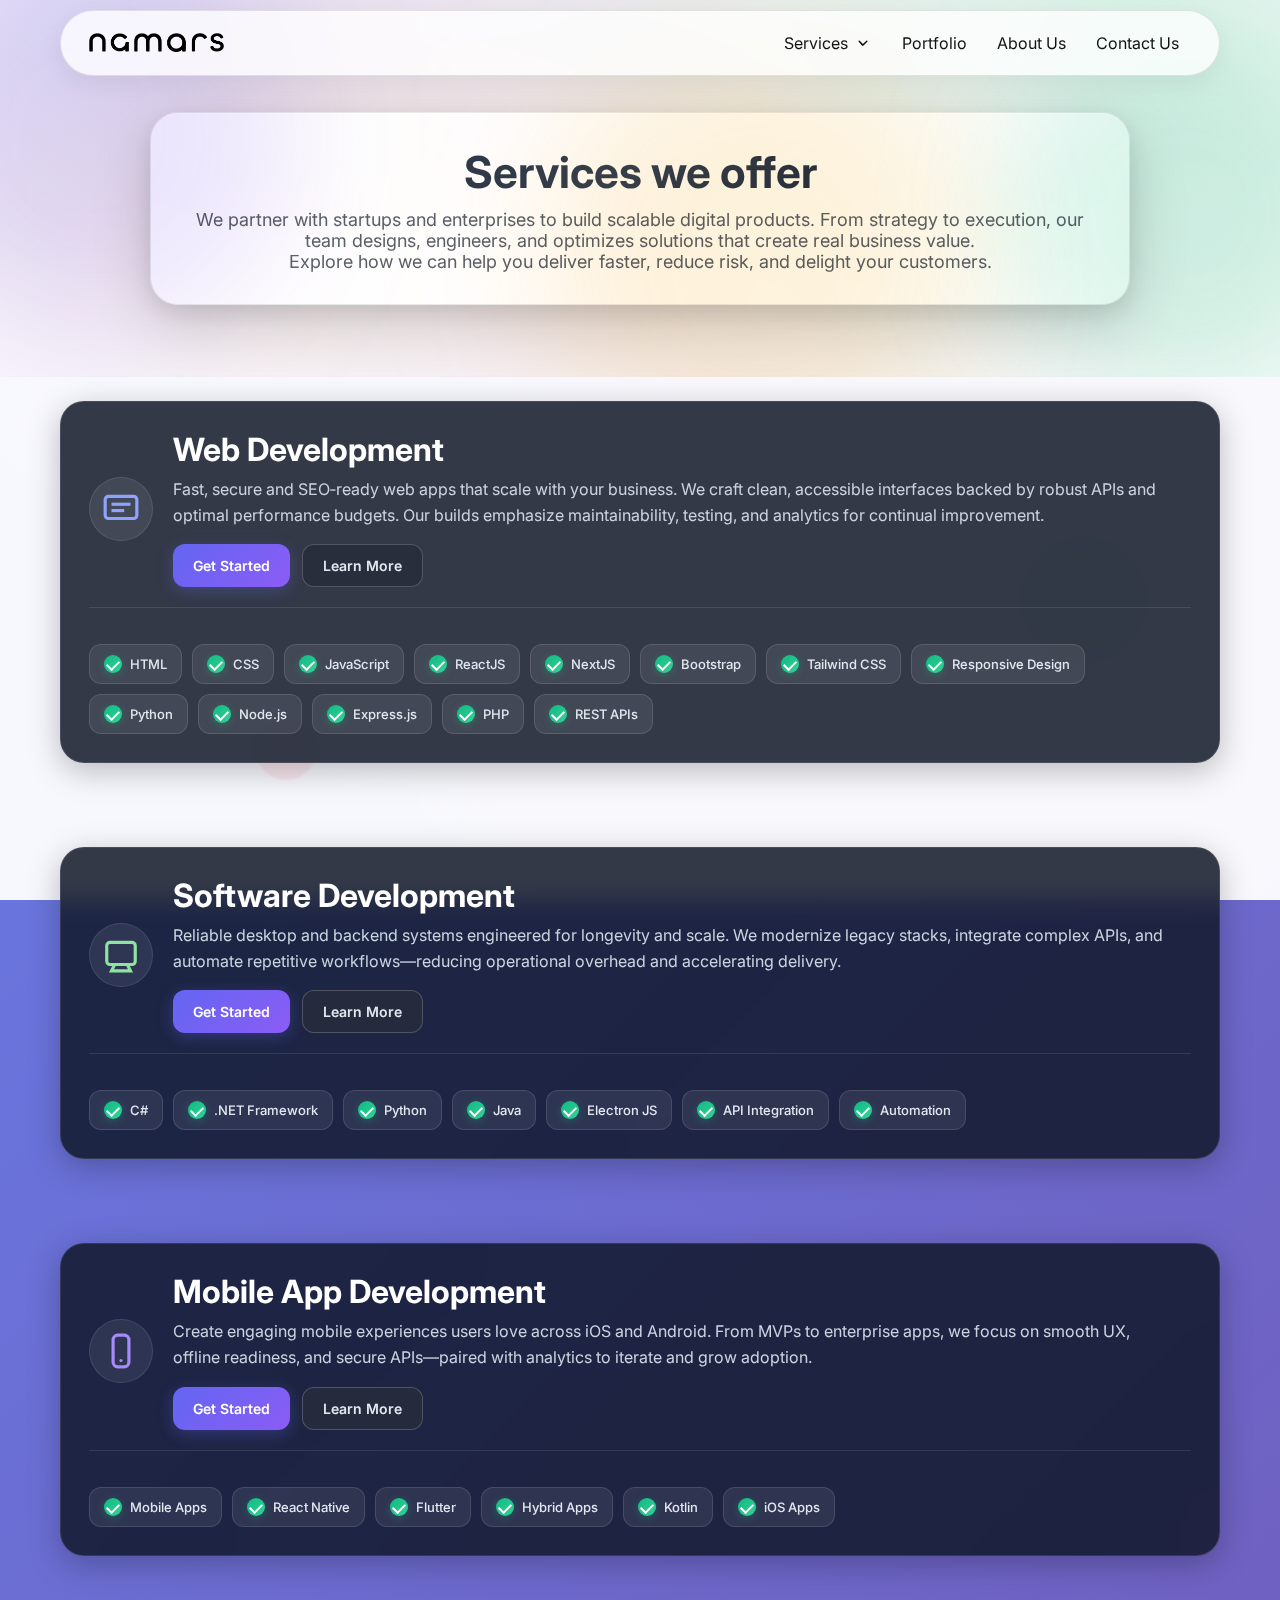
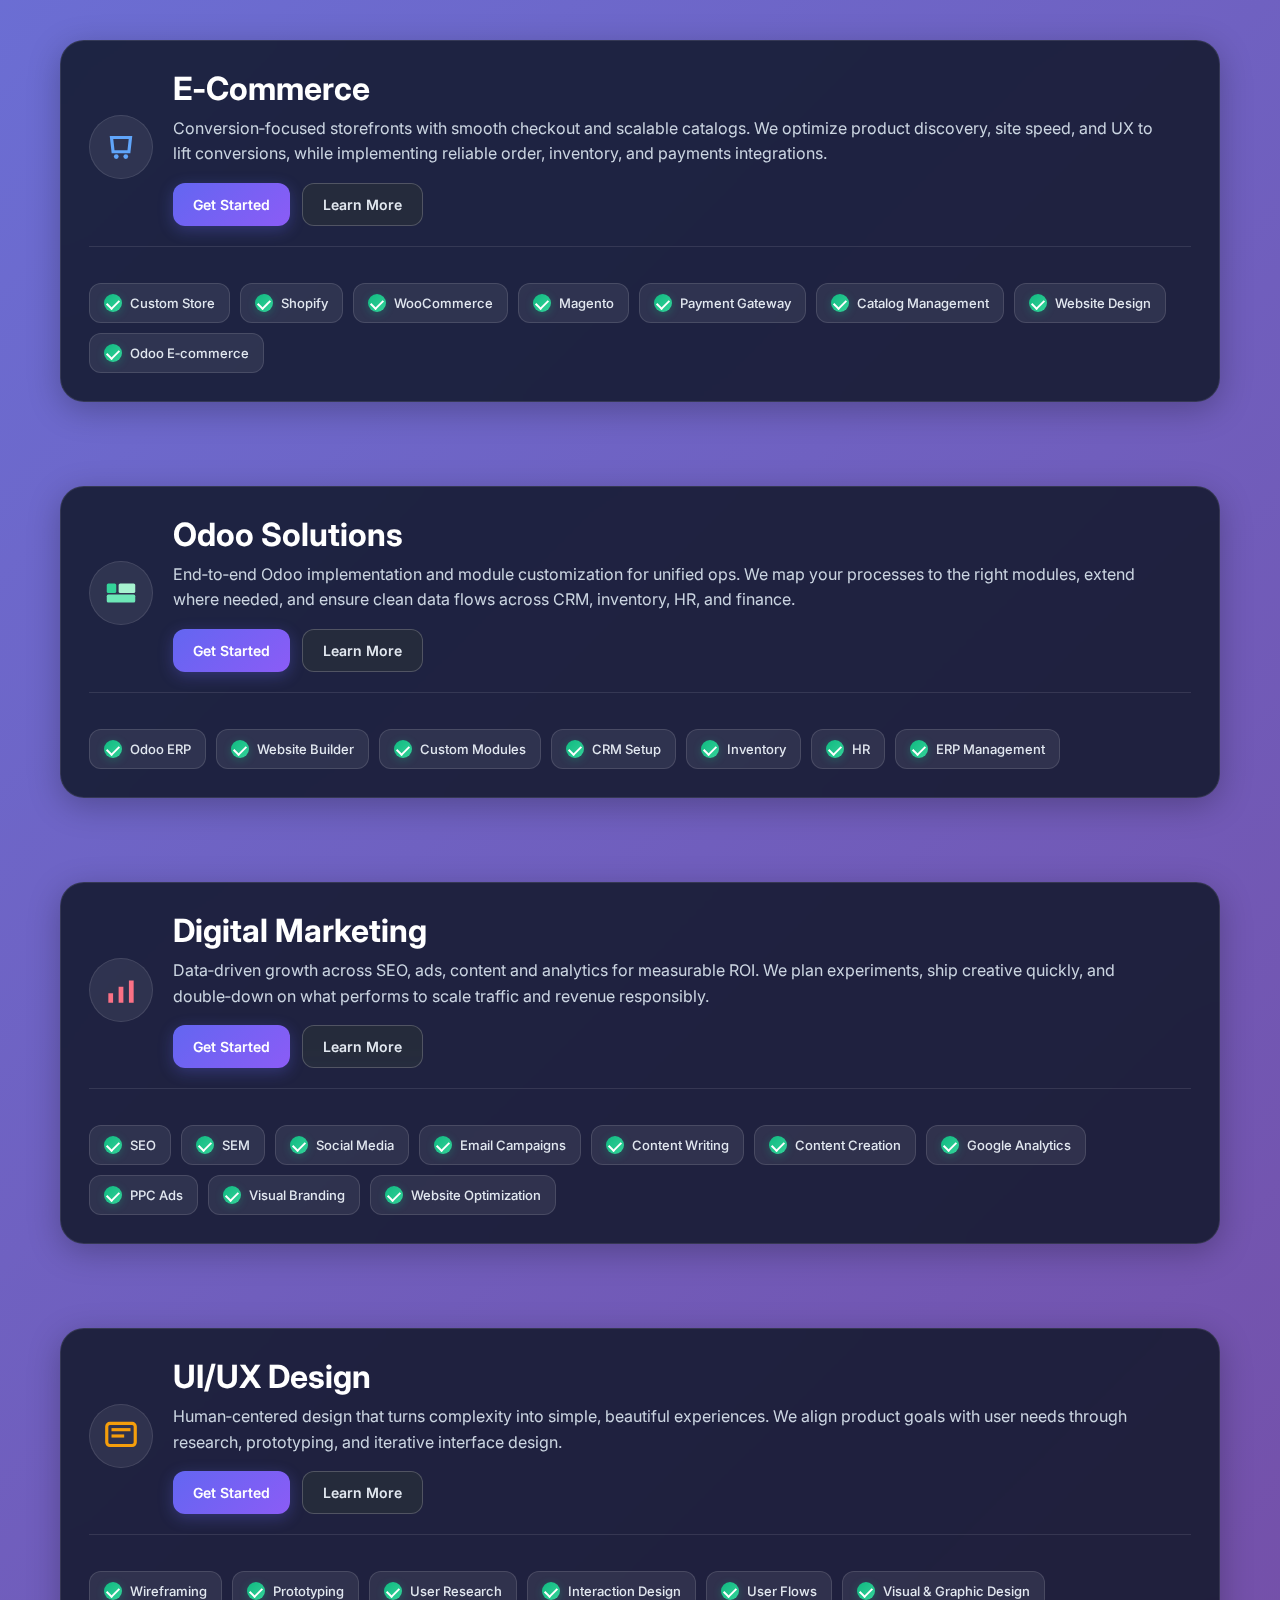
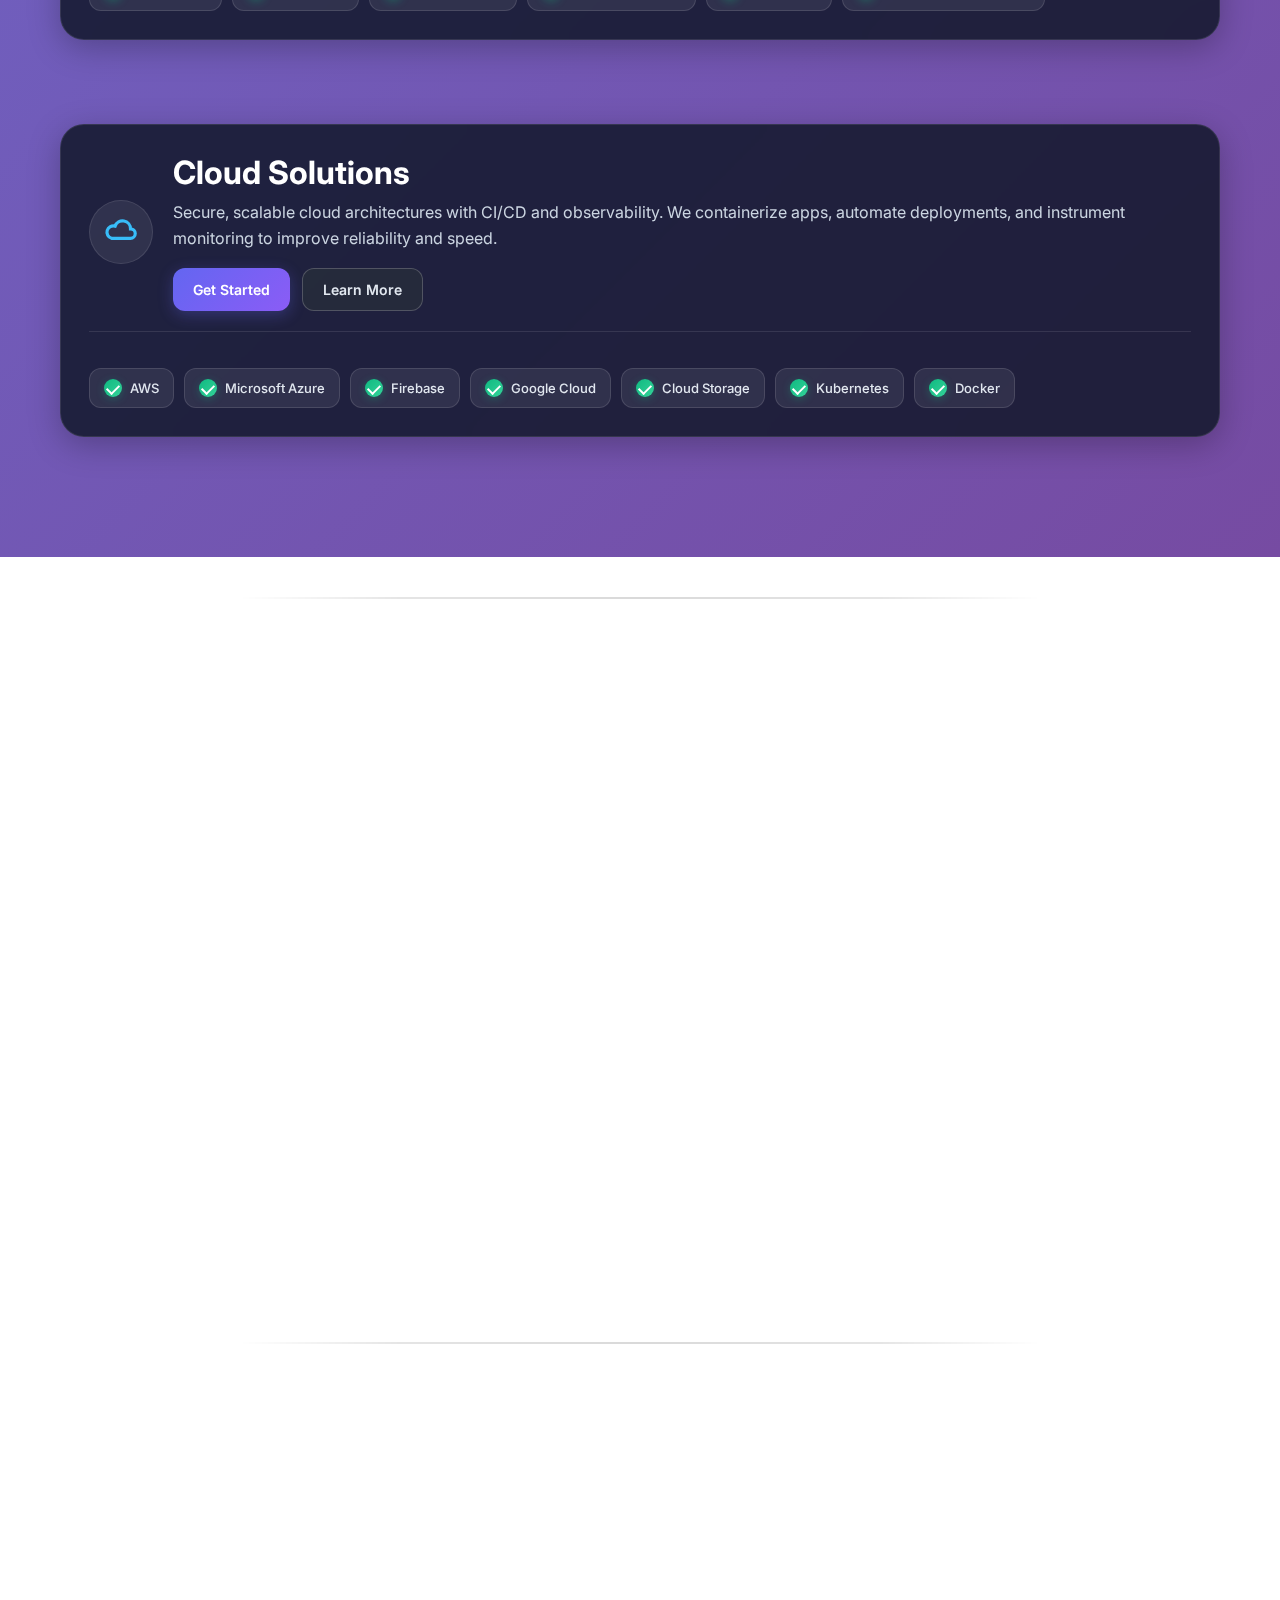
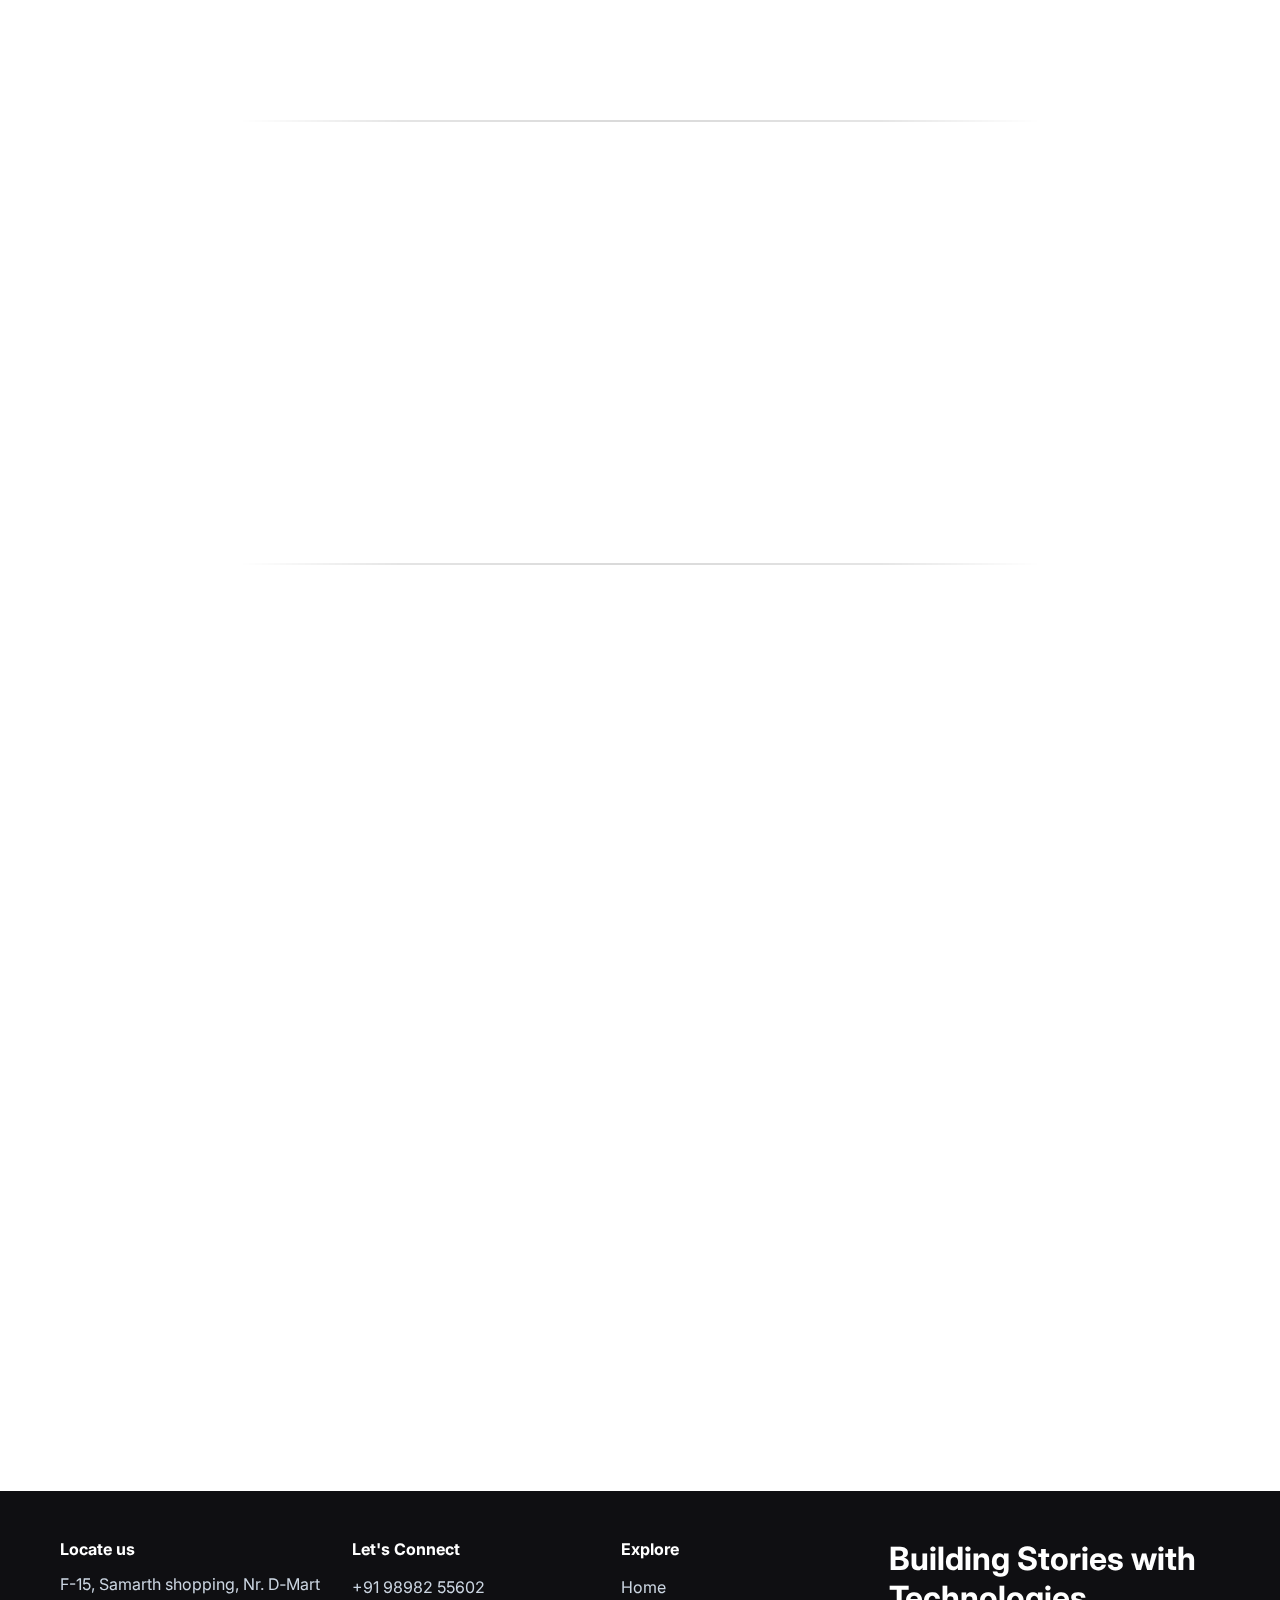
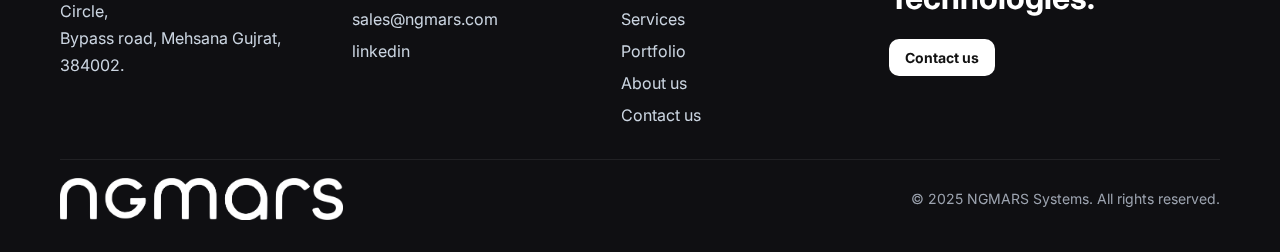
<file: services.html>
<!DOCTYPE html>
<html lang="en">
  <head>
    <meta charset="UTF-8" />
    <meta name="viewport" content="width=device-width, initial-scale=1.0" />
    <title>Services | NGmars Systems</title>
    <meta name="description" content="Explore NGmars Systems services: Web development, Mobile apps, Software, E‑Commerce, Odoo, Cloud, Marketing, and UI/UX." />
    <link rel="preconnect" href="https://fonts.googleapis.com" />
    <link rel="preconnect" href="https://fonts.gstatic.com" crossorigin />
    <link href="https://fonts.googleapis.com/css2?family=Inter:wght@300;400;500;600;700&display=swap" rel="stylesheet" />
    <link rel="stylesheet" href="assets/css/styles.css" />
    <link rel="stylesheet" href="assets/css/services.css" />
    <link rel="icon" type="image/png" href="ngmarslogo.png" />
  </head>
  <body>
    <div class="services-bg" aria-hidden="true">
      <span class="sb sb1"></span>
      <span class="sb sb2"></span>
      <span class="sb sb3"></span>
      <span class="grid-lines"></span>
    </div>
    
    <!-- Added animated background shapes -->
    <div class="animated-shapes" aria-hidden="true">
      <div class="shape"></div>
      <div class="shape"></div>
      <div class="shape"></div>
      <div class="shape"></div>
      <div class="shape"></div>
    </div>
    
    <header class="site-header">
      <nav class="navbar" aria-label="Primary">
        <a class="brand" href="/">
          <img src="ngmars logo Black.png" alt="NGmars Systems logo" class="brand-logo" />
        </a>
        <button class="nav-toggle" aria-expanded="false" aria-controls="nav-menu" aria-label="Toggle navigation">
          <span class="bar"></span>
          <span class="bar"></span>
          <span class="bar"></span>
        </button>
        <ul id="nav-menu" class="nav-menu">
          <li class="nav-item has-mega" aria-haspopup="true">
            <a class="nav-link" aria-expanded="false" href="/services">
              Services
              <svg class="chevron" viewBox="0 0 24 24" aria-hidden="true" focusable="false"><path d="M6.23 8.97a1 1 0 0 1 1.41 0L12 13.33l4.36-4.36a1 1 0 1 1 1.41 1.41l-5.07 5.07a1.5 1.5 0 0 1-2.12 0L6.23 10.38a1 1 0 0 1 0-1.41z"/></svg>
            </a>
            <div class="mega" aria-label="Services mega menu">
              <aside class="mega-sidebar" role="tablist" aria-orientation="vertical">
                <button class="mega-cat active" role="tab" aria-selected="true" data-target="web">Web Development</button>
                <button class="mega-cat" role="tab" aria-selected="false" data-target="software">Software Development</button>
                <button class="mega-cat" role="tab" aria-selected="false" data-target="mobile">Mobile App Development</button>
                <button class="mega-cat" role="tab" aria-selected="false" data-target="ecommerce">E‑Commerce</button>
                <button class="mega-cat" role="tab" aria-selected="false" data-target="odoo">Odoo Solutions</button>
                <button class="mega-cat" role="tab" aria-selected="false" data-target="marketing">Digital Marketing</button>
                <button class="mega-cat" role="tab" aria-selected="false" data-target="uiux">UI/UX Design</button>
                <button class="mega-cat" role="tab" aria-selected="false" data-target="cloud">Cloud Solutions</button>
              </aside>
              <div class="mega-content">
                <section class="mega-panel active" id="panel-web" role="tabpanel">
                  <h4 class="mega-heading">Web Development</h4>
                  <div class="stack-group">
                    <h5>Frontend Stacks</h5>
                    <div class="mega-links">
                      <a href="#">HTML</a>
                      <a href="#">CSS</a>
                      <a href="#">JavaScript</a>
                      <a href="#">ReactJS</a>
                      <a href="#">NextJS</a>
                      <a href="#">Bootstrap</a>
                      <a href="#">Tailwind CSS</a>
                      <a href="#">Responsive Design</a>
                    </div>
                  </div>
                  <div class="stack-group">
                    <h5>Backend Stacks</h5>
                    <div class="mega-links">
                      <a href="#">Python</a>
                      <a href="#">Node.js</a>
                      <a href="#">Express.js</a>
                      <a href="#">PHP</a>
                      <a href="#">REST APIs</a>
                    </div>
                  </div>
                </section>
                <section class="mega-panel" id="panel-software" role="tabpanel">
                  <h4 class="mega-heading">Software Development</h4>
                  <div class="mega-links">
                    <a href="#">C#</a>
                    <a href="#">.NET Framework</a>
                    <a href="#">Python</a>
                    <a href="#">Java</a>
                    <a href="#">Electron JS</a>
                    <a href="#">API Integration</a>
                    <a href="#">Automation</a>
                  </div>
                </section>
                <section class="mega-panel" id="panel-mobile" role="tabpanel">
                  <h4 class="mega-heading">Mobile App Development</h4>
                  <div class="mega-links">
                    <a href="#">Mobile App Development</a>
                    <a href="#">React Native Development</a>
                    <a href="#">Flutter App Development</a>
                    <a href="#">Hybrid Apps Development</a>
                    <a href="#">Kotlin Development</a>
                    <a href="#">iOS Apps Development</a>
                  </div>
                </section>
                <section class="mega-panel" id="panel-ecommerce" role="tabpanel">
                  <h4 class="mega-heading">E‑Commerce</h4>
                  <div class="mega-links">
                    <a href="#">Custom Store Development</a>
                    <a href="#">Shopify Development</a>
                    <a href="#">WooCommerce Development</a>
                    <a href="#">Magento Development</a>
                    <a href="#">Payment Gateway Integration</a>
                    <a href="#">Product Catalog Management</a>
                    <a href="#">E‑commerce Website Design</a>
                    <a href="#">Odoo E‑commerce</a>
                  </div>
                </section>
                <section class="mega-panel" id="panel-odoo" role="tabpanel">
                  <h4 class="mega-heading">Odoo Solutions</h4>
                  <div class="mega-links">
                    <a href="#">Odoo ERP</a>
                    <a href="#">Odoo Website Builder</a>
                    <a href="#">Custom Modules</a>
                    <a href="#">CRM Setup</a>
                    <a href="#">Inventory Management</a>
                    <a href="#">HR Management</a>
                    <a href="#">ERP Management</a>
                  </div>
                </section>
                <section class="mega-panel" id="panel-marketing" role="tabpanel">
                  <h4 class="mega-heading">Digital Marketing</h4>
                  <div class="mega-links">
                    <a href="#">SEO</a>
                    <a href="#">SEM</a>
                    <a href="#">Social Media Marketing</a>
                    <a href="#">Email Campaigns</a>
                    <a href="#">Content Writing</a>
                    <a href="#">Content Creation</a>
                    <a href="#">Google Analytics</a>
                    <a href="#">PPC Ads</a>
                    <a href="#">Visual Branding</a>
                    <a href="#">Website Optimization</a>
                  </div>
                </section>
                <section class="mega-panel" id="panel-uiux" role="tabpanel">
                  <h4 class="mega-heading">UI/UX Design</h4>
                  <div class="mega-links">
                    <a href="#">Wireframing</a>
                    <a href="#">Prototyping</a>
                    <a href="#">User Research</a>
                    <a href="#">Interaction Design</a>
                    <a href="#">User Flow Mapping</a>
                    <a href="#">Visual & Graphic Design</a>
                  </div>
                </section>
                <section class="mega-panel" id="panel-cloud" role="tabpanel">
                  <h4 class="mega-heading">Cloud Solutions</h4>
                  <div class="mega-links">
                    <a href="#">AWS</a>
                    <a href="#">Microsoft Azure</a>
                    <a href="#">Firebase</a>
                    <a href="#">Google Cloud</a>
                    <a href="#">Cloud Storage</a>
                    <a href="#">Kubernetes</a>
                    <a href="#">Docker</a>
                  </div>
                </section>
              </div>
            </div>
          </li>
          <li class="nav-item"><a class="nav-link" href="/portfolio">Portfolio</a></li>
          <li class="nav-item"><a class="nav-link" href="/about">About Us</a></li>
          <li class="nav-item"><a class="nav-link" href="/contact">Contact Us</a></li>
        </ul>
      </nav>
    </header>

    <!-- Added mobile navigation overlay to services page -->
    <div class="nav-overlay" id="nav-overlay" aria-hidden="true">
      <button
        class="nav-overlay-close"
        id="nav-overlay-close"
        aria-label="Close navigation"
      >
        ×
      </button>

      <ul class="nav-overlay-menu">
        <li><a class="nav-overlay-item" href="/services">Services</a></li>
        <li><a class="nav-overlay-item" href="/portfolio">Portfolio</a></li>
        <li><a class="nav-overlay-item" href="/about">About Us</a></li>
        <li><a class="nav-overlay-item" href="/contact">Contact Us</a></li>
      </ul>

      <!-- Animated circles background -->
      <div class="nav-overlay-bg">
        <ul class="circles">
          <li></li>
          <li></li>
          <li></li>
          <li></li>
          <li></li>
          <li></li>
          <li></li>
          <li></li>
          <li></li>
          <li></li>
        </ul>
      </div>
    </div>

    <main id="services" class="services-page">
      <!-- Added colored-bg wrapper for top section only -->
      <div class="services-colored-section">
        <section class="services-hero">
          <div class="container">
            <div class="hero-panel">
              <h1>Services we offer</h1>
              <p>We partner with startups and enterprises to build scalable digital products. From strategy to execution, our team designs, engineers, and optimizes solutions that create real business value.</p>
              <p>Explore how we can help you deliver faster, reduce risk, and delight your customers.</p>
            </div>
          </div>
          <div class="services-accents" aria-hidden="true">
            <span class="sblob s1"></span>
            <span class="sblob s2"></span>
            <span class="sblob s3"></span>
          </div>
        </section>
      </div>

      <!-- Services sections now have lined background only -->
      <div class="services-lined-section">
        <section class="service-section alt reveal">
          <div class="container">
            <div class="svc-block">
              <div class="svc-head">
                <div class="svc-icon">
                  <svg viewBox="0 0 24 24" fill="none" aria-hidden="true"><rect x="2" y="4" width="20" height="14" rx="2" stroke="#8ea3ff" stroke-width="2"/><rect x="6" y="8" width="12" height="2" fill="#8ea3ff"/><rect x="6" y="12" width="8" height="2" fill="#8ea3ff"/></svg>
                </div>
                <div class="svc-title">
                  <h2>Web Development</h2>
                  <p>Fast, secure and SEO‑ready web apps that scale with your business. We craft clean, accessible interfaces backed by robust APIs and optimal performance budgets. Our builds emphasize maintainability, testing, and analytics for continual improvement.</p>
                  <div class="svc-cta below">
                    <a href="#contact" class="btn primary">Get Started</a>
                    <a href="#" class="btn ghost">Learn More</a>
                  </div>
                </div>
              </div>
              <div class="svc-chips">
                <span class="chip"><i class="tick"></i>HTML</span>
                <span class="chip"><i class="tick"></i>CSS</span>
                <span class="chip"><i class="tick"></i>JavaScript</span>
                <span class="chip"><i class="tick"></i>ReactJS</span>
                <span class="chip"><i class="tick"></i>NextJS</span>
                <span class="chip"><i class="tick"></i>Bootstrap</span>
                <span class="chip"><i class="tick"></i>Tailwind CSS</span>
                <span class="chip"><i class="tick"></i>Responsive Design</span>
                <span class="chip"><i class="tick"></i>Python</span>
                <span class="chip"><i class="tick"></i>Node.js</span>
                <span class="chip"><i class="tick"></i>Express.js</span>
                <span class="chip"><i class="tick"></i>PHP</span>
                <span class="chip"><i class="tick"></i>REST APIs</span>
              </div>
            </div>
          </div>
        </section>

        <section class="service-section reveal">
          <div class="container">
            <div class="svc-block">
              <div class="svc-head">
                <div class="svc-icon">
                  <svg viewBox="0 0 24 24" fill="none" aria-hidden="true"><rect x="3" y="4" width="18" height="14" rx="2" stroke="#8ee3a1" stroke-width="2"/><path d="M8 18l-2 4h12l-2-4" stroke="#8ee3a1" stroke-width="2"/></svg>
                </div>
                <div class="svc-title">
                  <h2>Software Development</h2>
                  <p>Reliable desktop and backend systems engineered for longevity and scale. We modernize legacy stacks, integrate complex APIs, and automate repetitive workflows—reducing operational overhead and accelerating delivery.</p>
                  <div class="svc-cta below">
                    <a href="#contact" class="btn primary">Get Started</a>
                    <a href="#" class="btn ghost">Learn More</a>
                  </div>
                </div>
              </div>
              <div class="svc-chips">
                <span class="chip"><i class="tick"></i>C#</span>
                <span class="chip"><i class="tick"></i>.NET Framework</span>
                <span class="chip"><i class="tick"></i>Python</span>
                <span class="chip"><i class="tick"></i>Java</span>
                <span class="chip"><i class="tick"></i>Electron JS</span>
                <span class="chip"><i class="tick"></i>API Integration</span>
                <span class="chip"><i class="tick"></i>Automation</span>
              </div>
            </div>
          </div>
        </section>

        <section class="service-section alt reveal">
          <div class="container">
            <div class="svc-block">
              <div class="svc-head">
                <div class="svc-icon">
                  <svg viewBox="0 0 24 24" fill="none" aria-hidden="true"><rect x="7" y="2" width="10" height="20" rx="3" stroke="#a78bfa" stroke-width="2"/><circle cx="12" cy="18" r="1" fill="#a78bfa"/></svg>
                </div>
                <div class="svc-title">
                  <h2>Mobile App Development</h2>
                  <p>Create engaging mobile experiences users love across iOS and Android. From MVPs to enterprise apps, we focus on smooth UX, offline readiness, and secure APIs—paired with analytics to iterate and grow adoption.</p>
                  <div class="svc-cta below">
                    <a href="#contact" class="btn primary">Get Started</a>
                    <a href="#" class="btn ghost">Learn More</a>
                  </div>
                </div>
              </div>
              <div class="svc-chips">
                <span class="chip"><i class="tick"></i>Mobile Apps</span>
                <span class="chip"><i class="tick"></i>React Native</span>
                <span class="chip"><i class="tick"></i>Flutter</span>
                <span class="chip"><i class="tick"></i>Hybrid Apps</span>
                <span class="chip"><i class="tick"></i>Kotlin</span>
                <span class="chip"><i class="tick"></i>iOS Apps</span>
              </div>
            </div>
          </div>
        </section>

        <section class="service-section reveal">
          <div class="container">
            <div class="svc-block">
              <div class="svc-head">
                <div class="svc-icon">
                  <svg viewBox="0 0 24 24" fill="none" aria-hidden="true"><path d="M6 6h12l-1 9H7L6 6z" stroke="#60a5fa" stroke-width="2"/><circle cx="9" cy="18" r="1.5" fill="#60a5fa"/><circle cx="15" cy="18" r="1.5" fill="#60a5fa"/></svg>
                </div>
                <div class="svc-title">
                  <h2>E‑Commerce</h2>
                  <p>Conversion‑focused storefronts with smooth checkout and scalable catalogs. We optimize product discovery, site speed, and UX to lift conversions, while implementing reliable order, inventory, and payments integrations.</p>
                  <div class="svc-cta below">
                    <a href="#contact" class="btn primary">Get Started</a>
                    <a href="#" class="btn ghost">Learn More</a>
                  </div>
                </div>
              </div>
              <div class="svc-chips">
                <span class="chip"><i class="tick"></i>Custom Store</span>
                <span class="chip"><i class="tick"></i>Shopify</span>
                <span class="chip"><i class="tick"></i>WooCommerce</span>
                <span class="chip"><i class="tick"></i>Magento</span>
                <span class="chip"><i class="tick"></i>Payment Gateway</span>
                <span class="chip"><i class="tick"></i>Catalog Management</span>
                <span class="chip"><i class="tick"></i>Website Design</span>
                <span class="chip"><i class="tick"></i>Odoo E‑commerce</span>
              </div>
            </div>
          </div>
        </section>

        <section class="service-section alt reveal">
          <div class="container">
            <div class="svc-block">
              <div class="svc-head">
                <div class="svc-icon">
                  <svg viewBox="0 0 24 24" fill="none" aria-hidden="true"><rect x="3" y="6" width="6" height="6" rx="1" fill="#34d399"/><rect x="10.5" y="6" width="10.5" height="6" rx="1" fill="#a7f3d0"/><rect x="3" y="13" width="18" height="5" rx="1" fill="#6ee7b7"/></svg>
                </div>
                <div class="svc-title">
                  <h2>Odoo Solutions</h2>
                  <p>End‑to‑end Odoo implementation and module customization for unified ops. We map your processes to the right modules, extend where needed, and ensure clean data flows across CRM, inventory, HR, and finance.</p>
                  <div class="svc-cta below">
                    <a href="#contact" class="btn primary">Get Started</a>
                    <a href="#" class="btn ghost">Learn More</a>
                  </div>
                </div>
              </div>
              <div class="svc-chips">
                <span class="chip"><i class="tick"></i>Odoo ERP</span>
                <span class="chip"><i class="tick"></i>Website Builder</span>
                <span class="chip"><i class="tick"></i>Custom Modules</span>
                <span class="chip"><i class="tick"></i>CRM Setup</span>
                <span class="chip"><i class="tick"></i>Inventory</span>
                <span class="chip"><i class="tick"></i>HR</span>
                <span class="chip"><i class="tick"></i>ERP Management</span>
              </div>
            </div>
          </div>
        </section>

        <section class="service-section reveal">
          <div class="container">
            <div class="svc-block">
              <div class="svc-head">
                <div class="svc-icon">
                  <svg viewBox="0 0 24 24" fill="none" aria-hidden="true"><path d="M4 14h3v6H4zM10.5 10h3v10h-3zM17 6h3v14h-3z" fill="#fb7185"/></svg>
                </div>
                <div class="svc-title">
                  <h2>Digital Marketing</h2>
                  <p>Data‑driven growth across SEO, ads, content and analytics for measurable ROI. We plan experiments, ship creative quickly, and double‑down on what performs to scale traffic and revenue responsibly.</p>
                  <div class="svc-cta below">
                    <a href="#contact" class="btn primary">Get Started</a>
                    <a href="#" class="btn ghost">Learn More</a>
                  </div>
                </div>
              </div>
              <div class="svc-chips">
                <span class="chip"><i class="tick"></i>SEO</span>
                <span class="chip"><i class="tick"></i>SEM</span>
                <span class="chip"><i class="tick"></i>Social Media</span>
                <span class="chip"><i class="tick"></i>Email Campaigns</span>
                <span class="chip"><i class="tick"></i>Content Writing</span>
                <span class="chip"><i class="tick"></i>Content Creation</span>
                <span class="chip"><i class="tick"></i>Google Analytics</span>
                <span class="chip"><i class="tick"></i>PPC Ads</span>
                <span class="chip"><i class="tick"></i>Visual Branding</span>
                <span class="chip"><i class="tick"></i>Website Optimization</span>
              </div>
            </div>
          </div>
        </section>

        <section class="service-section alt reveal">
          <div class="container">
            <div class="svc-block">
              <div class="svc-head">
                <div class="svc-icon">
                  <svg viewBox="0 0 24 24" fill="none" aria-hidden="true"><rect x="3" y="4" width="18" height="14" rx="2" stroke="#f59e0b" stroke-width="2"/><rect x="6" y="7" width="12" height="2" fill="#f59e0b"/><rect x="6" y="11" width="8" height="2" fill="#f59e0b"/></svg>
                </div>
                <div class="svc-title">
                  <h2>UI/UX Design</h2>
                  <p>Human‑centered design that turns complexity into simple, beautiful experiences. We align product goals with user needs through research, prototyping, and iterative interface design.</p>
                  <div class="svc-cta below">
                    <a href="#contact" class="btn primary">Get Started</a>
                    <a href="#" class="btn ghost">Learn More</a>
                  </div>
                </div>
              </div>
              <div class="svc-chips">
                <span class="chip"><i class="tick"></i>Wireframing</span>
                <span class="chip"><i class="tick"></i>Prototyping</span>
                <span class="chip"><i class="tick"></i>User Research</span>
                <span class="chip"><i class="tick"></i>Interaction Design</span>
                <span class="chip"><i class="tick"></i>User Flows</span>
                <span class="chip"><i class="tick"></i>Visual & Graphic Design</span>
              </div>
            </div>
          </div>
        </section>

        <section class="service-section reveal">
          <div class="container">
            <div class="svc-block">
              <div class="svc-head">
                <div class="svc-icon">
                  <svg viewBox="0 0 24 24" fill="none" aria-hidden="true"><path d="M6 16h12a3 3 0 0 0 0-6 5 5 0 0 0-9.7-1.7A4 4 0 0 0 6 16z" stroke="#38bdf8" stroke-width="2"/></svg>
                </div>
                <div class="svc-title">
                  <h2>Cloud Solutions</h2>
                  <p>Secure, scalable cloud architectures with CI/CD and observability. We containerize apps, automate deployments, and instrument monitoring to improve reliability and speed.</p>
                  <div class="svc-cta below">
                    <a href="#contact" class="btn primary">Get Started</a>
                    <a href="#" class="btn ghost">Learn More</a>
                  </div>
                </div>
              </div>
              <div class="svc-chips">
                <span class="chip"><i class="tick"></i>AWS</span>
                <span class="chip"><i class="tick"></i>Microsoft Azure</span>
                <span class="chip"><i class="tick"></i>Firebase</span>
                <span class="chip"><i class="tick"></i>Google Cloud</span>
                <span class="chip"><i class="tick"></i>Cloud Storage</span>
                <span class="chip"><i class="tick"></i>Kubernetes</span>
                <span class="chip"><i class="tick"></i>Docker</span>
              </div>
            </div>
          </div>
        </section>
      </div>
    </main>
    
    <!-- Added section divider before value props -->
    <div class="section-divider"></div>
    
    <!-- Value props / Why choose us -->
    <section class="svc-value reveal">
      <div class="container">
        <h2>Why teams choose NGmars Systems</h2>
        <div class="value-cards">
          <article class="value-card">
            <div class="icon-bubble">
              <svg viewBox="0 0 24 24" fill="none" aria-hidden="true"><path d="M4 12h6l2 3 4-6h4" stroke="#fff" stroke-width="2" stroke-linecap="round" stroke-linejoin="round"/></svg>
            </div>
            <h3>Engineering excellence</h3>
            <p>Clean, testable code with CI/CD, performance budgets, and security hardening. Built to scale and easy to maintain.</p>
          </article>
          <article class="value-card">
            <div class="icon-bubble">
              <svg viewBox="0 0 24 24" fill="none" aria-hidden="true"><path d="M3 7h18M6 12h12M9 17h6" stroke="#fff" stroke-width="2" stroke-linecap="round"/></svg>
            </div>
            <h3>Design that converts</h3>
            <p>Research‑driven UX, crisp UI, and persuasive copy that lift engagement and conversions across the funnel.</p>
          </article>
          <article class="value-card">
            <div class="icon-bubble">
              <svg viewBox="0 0 24 24" fill="none" aria-hidden="true"><path d="M3 12h6l2 3 4-6h6" stroke="#fff" stroke-width="2" stroke-linecap="round" stroke-linejoin="round"/></svg>
            </div>
            <h3>Transparent delivery</h3>
            <p>Weekly demos, shared roadmaps, and dashboards. You always see progress, risks, and next steps.</p>
          </article>
          <article class="value-card">
            <div class="icon-bubble">
              <svg viewBox="0 0 24 24" fill="none" aria-hidden="true"><path d="M12 2v20M2 12h20" stroke="#fff" stroke-width="2" stroke-linecap="round"/></svg>
            </div>
            <h3>Scalable partnership</h3>
            <p>Start lean and scale resources as you grow—flexible engagement from discovery to ongoing growth.</p>
          </article>
        </div>
      </div>
    </section>

    <!-- Added section divider after Why teams choose NGmars Systems -->
    <div class="section-divider"></div>

    <!-- Process steps -->
    <section class="svc-process reveal">
      <div class="container">
        <h2>Our delivery process</h2>
        <div class="process">
          <div class="process-track"></div>
          <div class="process-steps">
            <div class="p-step"><div class="p-node"><span>1</span></div><div class="p-arrow"><span></span></div><p>Discover</p></div>
            <div class="p-step"><div class="p-node"><span>2</span></div><div class="p-arrow"><span></span></div><p>Design</p></div>
            <div class="p-step"><div class="p-node"><span>3</span></div><div class="p-arrow"><span></span></div><p>Build</p></div>
            <div class="p-step"><div class="p-node"><span>4</span></div><div class="p-arrow"><span></span></div><p>Launch</p></div>
            <div class="p-step"><div class="p-node"><span>5</span></div><p>Grow</p></div>
          </div>
        </div>
      </div>
    </section>

    <!-- Added section divider between Our delivery process and Engagement models -->
    <div class="section-divider"></div>

    <!-- Engagement models -->
    <section class="svc-models reveal">
      <div class="container">
        <h2>Engagement models</h2>
        <div class="models-grid">
          <div class="model">
            <h3>Fixed‑scope</h3>
            <p>Clear deliverables, timeline, and pricing for well‑defined projects.</p>
            <span class="pill">Predictable</span>
          </div>
          <div class="model">
            <h3>Dedicated team</h3>
            <p>Cross‑functional squad embedded with your team to accelerate delivery.</p>
            <span class="pill">High velocity</span>
          </div>
          <div class="model">
            <h3>Time & material</h3>
            <p>Flexible capacity for evolving requirements and ongoing initiatives.</p>
            <span class="pill">Flexible</span>
          </div>
        </div>
      </div>
    </section>

    <!-- Added section divider before FAQ -->
    <div class="section-divider"></div>

    <!-- FAQs -->
    <section class="svc-faq reveal">
      <div class="container">
        <h2>Frequently asked questions</h2>
        <div class="faq-list fancy">
          <div class="faq-item">
            <button class="faq-q" aria-expanded="false">How quickly can we start?<svg class="chev" viewBox="0 0 24 24"><path d="M6 9l6 6 6-6" fill="none" stroke="currentColor" stroke-width="2"/></svg></button>
            <div class="faq-a"><p>Once we finalize the project requirements and agreement, we can begin within 1–2 weeks. This allows us to plan and allocate the right resources for your needs.</p></div>
          </div>
          <div class="faq-item">
            <button class="faq-q" aria-expanded="false">Do you handle design and development together?<svg class="chev" viewBox="0 0 24 24"><path d="M6 9l6 6 6-6" fill="none" stroke="currentColor" stroke-width="2"/></svg></button>
            <div class="faq-a"><p>Yes. Our designers and engineers collaborate from discovery to launch for cohesive outcomes.</p></div>
          </div>
          <div class="faq-item">
            <button class="faq-q" aria-expanded="false">What industries do you serve?<svg class="chev" viewBox="0 0 24 24"><path d="M6 9l6 6 6-6" fill="none" stroke="currentColor" stroke-width="2"/></svg></button>
            <div class="faq-a"><p>We work with a wide range of industries including healthcare, finance, education, retail, startups and many more. Our solutions are tailored to meet the unique challenges of each sector.</p></div>
          </div>
          <div class="faq-item">
            <button class="faq-q" aria-expanded="false">Can you work with our existing team?<svg class="chev" viewBox="0 0 24 24"><path d="M6 9l6 6 6-6" fill="none" stroke="currentColor" stroke-width="2"/></svg></button>
            <div class="faq-a"><p>We often augment internal teams, plugging into your tools and ceremonies seamlessly.</p></div>
          </div>
          <div class="faq-item">
            <button class="faq-q" aria-expanded="false">Can you help with ongoing support after project delivery?<svg class="chev" viewBox="0 0 24 24"><path d="M6 9l6 6 6-6" fill="none" stroke="currentColor" stroke-width="2"/></svg></button>
            <div class="faq-a"><p>Yes, we offer maintenance and support packages to ensure your system stays updated, secure, and performs smoothly even after the project is delivered.</p></div>
          </div>
          <div class="faq-item">
            <button class="faq-q" aria-expanded="false">Do you offer custom solutions or ready-made templates?<svg class="chev" viewBox="0 0 24 24"><path d="M6 9l6 6 6-6" fill="none" stroke="currentColor" stroke-width="2"/></svg></button>
            <div class="faq-a"><p>We specialize in providing fully customized solutions designed to align with your business goals. Templates are only used when they match your requirements.</p></div>
          </div>
        </div>
      </div>
    </section>

    <!-- Final CTA -->
    <section class="svc-cta-final reveal">
      <div class="container">
        <h2>Have a project in mind?</h2>
        <p>Let’s explore your goals and shape a practical plan to reach them.</p>
        <a href="/contact" class="btn primary">Start a conversation</a>
      </div>
    </section>
    
    <footer class="footer-v2">
      <div class="footer-grid">
        <div>
          <h4>Locate us</h4>
          <p>F-15, Samarth shopping, Nr. D‑Mart Circle,<br/>Bypass road, Mehsana Gujrat, 384002.</p>
        </div>
        <div>
          <h4>Let's Connect</h4>
          <a href="tel:+919898255602">+91 98982 55602</a>
          <br/>
          <a href="mailto:sales@ngmars.com">sales@ngmars.com</a>
          <br/>
          <a href="#">linkedin</a>
        </div>
        <div>
          <h4>Explore</h4>
          <a href="/">Home</a>
          <br/>
          <a href="/services">Services</a>
          <br/>
          <a href="/portfolio">Portfolio</a>
          <br/>
          <a href="/about">About us</a>
          <br/>
          <a href="/contact">Contact us</a>
        </div>
        <div class="fcta">
          <h3>Building Stories with<br/>Technologies.</h3>
          <a href="/contact" class="btn light">Contact us</a>
        </div>
      </div>
      <div class="footer-bottom">
        <img src="text.png" alt="NGmars" class="footer-logo" />
        <p class="copyright">© 2025 NGMARS Systems. All rights reserved.</p>
      </div>
    </footer>

    <script src="assets/js/main.js"></script>
    <!-- Added services.js script -->
    <script src="assets/js/services.js"></script>
  </body>
</html>
</file>
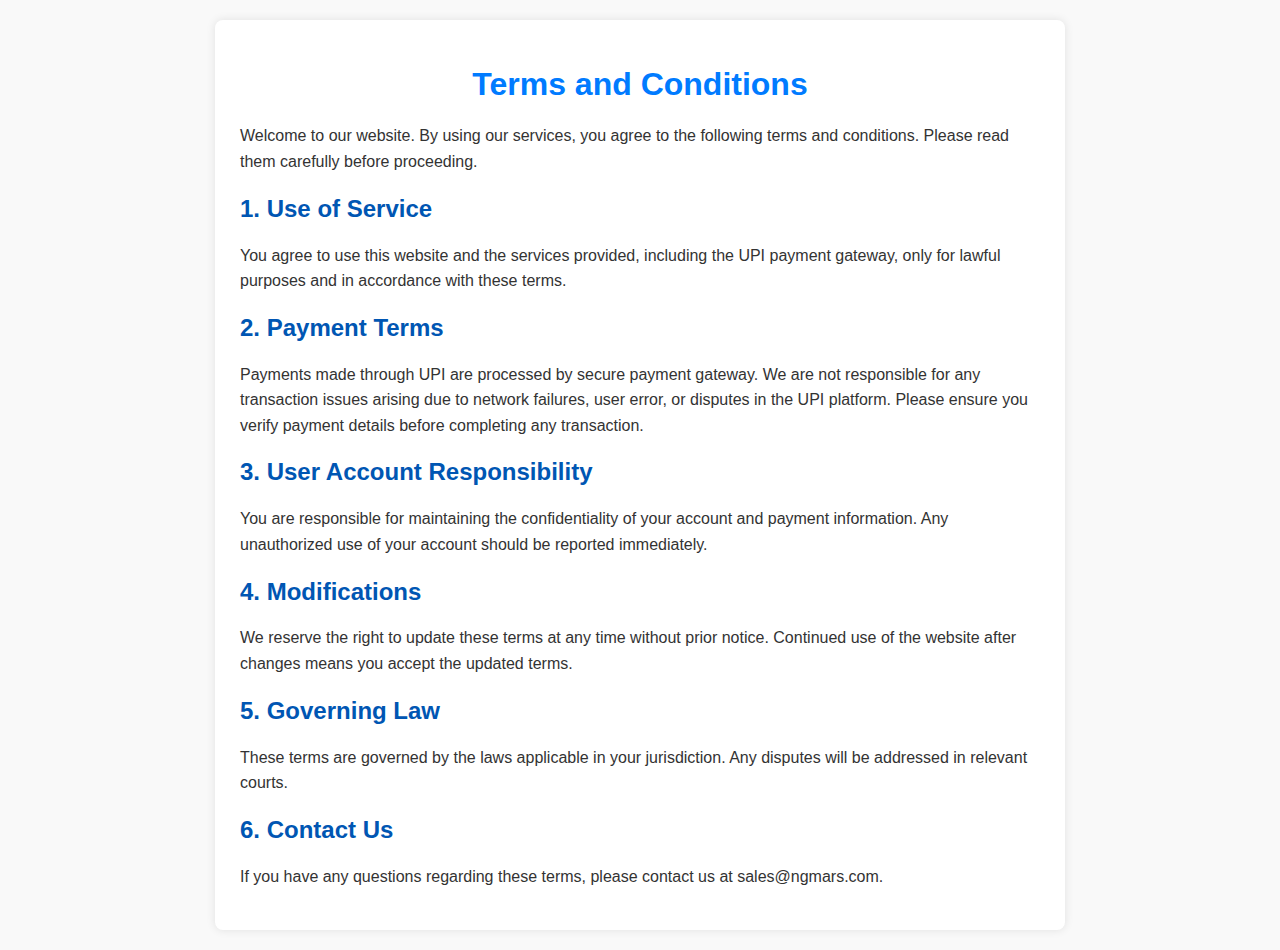
<file: terms.html>
<!DOCTYPE html>
<html lang="en">
<head>
    <meta charset="UTF-8" />
    <meta name="viewport" content="width=device-width, initial-scale=1.0"/>
    <title>Terms and Conditions</title>
    <link rel="stylesheet" href="policies.css" />
</head>
<body>
    <div class="container">
        <h1>Terms and Conditions</h1>
        <p>Welcome to our website. By using our services, you agree to the following terms and conditions. Please read them carefully before proceeding.</p>

        <h2>1. Use of Service</h2>
        <p>You agree to use this website and the services provided, including the UPI payment gateway, only for lawful purposes and in accordance with these terms.</p>

        <h2>2. Payment Terms</h2>
        <p>Payments made through UPI are processed by secure payment gateway. We are not responsible for any transaction issues arising due to network failures, user error, or disputes in the UPI platform. Please ensure you verify payment details before completing any transaction.</p>

        <h2>3. User Account Responsibility</h2>
        <p>You are responsible for maintaining the confidentiality of your account and payment information. Any unauthorized use of your account should be reported immediately.</p>

        <h2>4. Modifications</h2>
        <p>We reserve the right to update these terms at any time without prior notice. Continued use of the website after changes means you accept the updated terms.</p>

        <h2>5. Governing Law</h2>
        <p>These terms are governed by the laws applicable in your jurisdiction. Any disputes will be addressed in relevant courts.</p>

        <h2>6. Contact Us</h2>
        <p>If you have any questions regarding these terms, please contact us at sales@ngmars.com.</p>
    </div>
</body>
</html>
</file>
<file: assets/css/styles.css>
/* Import Raleway font from Google Fonts */
@import url("https://fonts.googleapis.com/css2?family=Raleway:wght@400;700&display=swap");

/* Global page blobs that continue behind header + hero */
.page-accents {
  position: fixed;
  inset: -120px 0 0 0;
  pointer-events: none;
  z-index: 0;
}
.pblob {
  position: absolute;
  width: 420px;
  height: 420px;
  border-radius: 50%;
  filter: blur(60px);
  opacity: 0.18;
  mix-blend-mode: multiply;
  animation: drift 24s ease-in-out infinite alternate;
}
.pb1 {
  left: -80px;
  top: -40px;
  background: #a9d3ff;
}
.pb2 {
  right: 10%;
  top: -20px;
  background: #ffe0bf;
  animation-duration: 28s;
}
.pb3 {
  left: 40%;
  top: 260px;
  background: #d7ffe6;
  animation-duration: 30s;
}
@keyframes drift {
  to {
    transform: translateY(-40px) translateX(20px) scale(1.08);
  }
}

/* Ensure header is above blobs, hero sits above as well */
.site-header,
.hero {
  position: relative;
  z-index: 1;
}
.site-header {
  z-index: 999;
}
:root {
  --bg: #ffffff;
  --bg-2: #f6f7f9;
  --text: #111111;
  --muted: #5a5f67;
  --glass: rgba(255, 255, 255, 0.72);
  --border: rgba(0, 0, 0, 0.1);
  --accent: #111111;
}

* {
  box-sizing: border-box;
}
html,
body {
  height: 100%;
}
body {
  margin: 0;
  font-family: "Inter", system-ui, -apple-system, Segoe UI, Roboto, Arial,
    sans-serif;
  color: var(--text);
  background: var(--bg);
}
/* Lock page scroll when mobile menu is open */
body.menu-open {
  overflow: hidden;
  height: 100vh;
}

/* Glassy, centered, rounded navbar */
.site-header {
  position: relative;
}

.navbar {
  position: fixed; /* keep visible on scroll */
  top: 10px; /* small gap from top */
  left: 50%;
  transform: translateX(-50%);
  z-index: 999; /* ensure always above page sections */
  display: flex;
  align-items: center;
  justify-content: space-between;
  padding: 12px 28px;
  width: min(1160px, calc(100% - 48px)); /* centered container width */
  margin: 0; /* fixed elements ignore auto margins */
  background: rgba(255, 255, 255, 0.8); /* readable over content */
  border: 1px solid var(--border);
  border-radius: 950px;
  box-shadow: 0 8px 24px rgba(0, 0, 0, 0.06);
  backdrop-filter: blur(8px) saturate(120%);
  -webkit-backdrop-filter: blur(8px) saturate(120%);
}

.brand {
  display: inline-flex;
  align-items: center;
  gap: 10px;
  text-decoration: none;
  color: var(--text);
}
.brand-logo {
  height: 20px;
  width: auto;
  object-fit: contain;
}

.nav-toggle {
  display: none;
  background: transparent;
  border: 0;
  cursor: pointer;
}
.nav-toggle .bar {
  display: block;
  width: 24px;
  height: 2px;
  background: var(--text);
  margin: 5px 0;
}

.nav-menu {
  list-style: none;
  margin: 0;
  padding: 0;
  display: flex;
  align-items: center;
  gap: 6px;
}
.nav-item {
  position: relative;
}
.nav-item.has-mega {
  position: static;
}
.nav-link {
  color: var(--text);
  text-decoration: none;
  padding: 10px 12px;
  display: inline-flex;
  align-items: center;
  gap: 6px;
  border-radius: 10px;
  background: transparent;
  border: 0;
  font: inherit;
  cursor: pointer;
}
.nav-link:hover {
  background: rgba(0, 0, 0, 0.06);
}
.nav-link .chevron {
  width: 18px;
  height: 18px;
  fill: currentColor;
  transition: transform 0.18s ease;
}
.has-mega.open .nav-link .chevron,
.has-mega:hover .nav-link .chevron {
  transform: rotate(180deg);
}

.has-mega .mega {
  position: absolute;
  left: 50%;
  top: calc(100% + 10px);
  display: grid;
  grid-template-columns: 260px 1fr;
  gap: 0;
  padding: 0;
  width: min(1100px, calc(100vw - 32px));
  min-width: 980px;
  background: rgba(255, 255, 255, 1);
  border: 1px solid var(--border);
  border-radius: 16px;
  box-shadow: 0 24px 60px rgba(0, 0, 0, 0.14);
  visibility: hidden;
  opacity: 0;
  transform: translate(-50%, 6px);
  transition: opacity 0.18s ease, transform 0.18s ease, visibility 0.18s;
}

.has-mega:hover .mega,
.has-mega:focus-within .mega,
.has-mega.open .mega {
  visibility: visible;
  opacity: 1;
  transform: translate(-50%, 0);
}

.mega-sidebar {
  display: flex;
  flex-direction: column;
  padding: 18px;
  border-radius: 16px 0 0 16px;
  border-right: 1px solid var(--border);
  background: #fbfbfb;
}
.mega-cat {
  text-align: left;
  border: 0;
  background: transparent;
  color: var(--text);
  padding: 10px 12px;
  border-radius: 10px;
  cursor: pointer;
  font: inherit;
}
.mega-cat:hover {
  background: rgba(0, 0, 0, 0.06);
}
.mega-cat.active {
  background: #111111;
  color: #ffffff;
}

.mega-content {
  padding: 20px 24px;
  display: flex;
  flex-direction: column;
  gap: 16px;
}
.mega-heading {
  margin: 0 0 12px;
  font-size: 16px;
  color: #111111;
  display: flex;
  align-items: center;
  gap: 12px;
  text-align: center;
  justify-content: center;
}
.mega-heading::before,
.mega-heading::after {
  content: "";
  height: 1px;
  background: var(--border);
  flex: 1 1 0;
}
.mega-links {
  display: grid;
  grid-template-columns: repeat(3, minmax(180px, 1fr));
  gap: 12px 24px;
}
.mega-links a {
  color: #111111;
  text-decoration: none;
  padding: 6px 0;
}
.mega-links a:hover {
  text-decoration: underline;
}

.stack-group {
  margin-bottom: 18px;
}
.stack-group h5 {
  margin: 6px 0 8px;
  font-size: 13px;
  color: #5a5f67;
  text-transform: uppercase;
  letter-spacing: 0.6px;
}

#panel-web .stack-group:first-of-type {
  margin-top: 10px;
}
#panel-web .stack-group + .stack-group {
  border-top: 1px solid var(--border);
  padding-top: 14px;
  margin-top: 14px;
}

.mega-panel {
  display: none;
}
.mega-panel.active {
  display: block;
}

.hero {
  position: relative;
  padding: 104px 0 36px; /* add top space to offset the fixed navbar */
}
.hero-container {
  width: min(1160px, calc(100% - 48px));
  margin: 0 auto;
}
.hero-grid {
  display: grid;
  grid-template-columns: 3fr 2fr;
  gap: 28px;
  align-items: center;
}

/* Apply Raleway font to the specific hero text */
.hero-left {
  font-family: "Raleway", sans-serif;
  padding: 12px 4px;
}

.hero-left h1 {
  font-weight: 700;
  font-size: clamp(48px, 6vw, 56px);
  line-height: 1.1;
  margin-bottom: 12px;
  color: var(--text);
}

.hero-left p {
  font-weight: 400;
  font-size: clamp(16px, 2.4vw, 20px);
  color: var(--muted);
}

.hero-right {
  display: flex;
  justify-content: center;
}

.hero-illustration {
  width: 100%;
  max-width: 480px;
  height: auto;
  object-fit: contain;
  border-radius: 12px;
  /*box-shadow: 0 8px 32px rgba(0, 0, 0, 0.08);*/
  /*background: rgba(255, 255, 255, 0.8);*/
  padding: 16px;
}

.hero-blobs {
  position: absolute;
  inset: -40px 0 -40px 0;
  overflow: hidden;
  pointer-events: none;
}

.blob {
  position: absolute;
  width: 240px;
  height: 240px;
  border-radius: 50%;
  filter: blur(22px);
  opacity: 0.34;
  mix-blend-mode: multiply;
  animation: float2 18s ease-in-out infinite alternate;
}

.blob.b1 {
  left: 10%;
  top: 10%;
  background: #a9d3ff;
}

.blob.b2 {
  right: 8%;
  top: 40%;
  background: #ffe0bf;
  animation-duration: 20s;
}

.blob.b3 {
  left: 42%;
  bottom: -20px;
  background: #d7ffe6;
  animation-duration: 22s;
}

.hero-illustration {
  mix-blend-mode: multiply;
  animation: floatImg 5s ease-in-out infinite alternate;
}

.achivements {
  position: relative;
  margin-top: 0; /* remove negative margin to prevent overlap */
  padding-top: 60px; /* add proper spacing from tech slider */
  background: var(--bg);
  z-index: 1; /* ensure it's above tech slider */
}
.main-content-achivements {
  width: 100%;
  display: flex;
  flex-direction: column;
  justify-content: space-between;
  align-items: center;
  padding: 10px 0px 10px 0px;
}
.header-text-ach {
  font-size: clamp(28px, 4vw, 36px);
  font-weight: 700;
  color: var(--text);
  margin: 0;
  letter-spacing: -0.02em;
}

.box-ach {
  /*width: 50%;*/
  display: flex;
  justify-content: center;
  align-items: center;
  gap: 2rem; /* spacing between boxes */
  margin: 40px 0;
}

.individual-ach-box {
  background: #ffffff;
  border-radius: 16px;
  box-shadow: 0px 4px 20px rgba(0, 0, 0, 0.08);
  aspect-ratio: 4/3;
  min-height: 200px;
  display: flex;
  flex-direction: column;
  justify-content: space-evenly;
  align-items: center;
  padding: 20px;
  text-align: center;
  transition: transform 0.3s ease, box-shadow 0.3s ease;
  z-index: 2;
}

.individual-ach-box:hover {
  transform: translateY(-6px);
  box-shadow: 0px 8px 24px rgba(0, 0, 0, 0.15);
}

.ach-number-text {
  font-size: 2rem;
  font-weight: bold;
  font-size: 46px;
  color: #f6b400; /* golden yellow */
  margin: 0;
}

.divider {
  width: 100%;
  height: 1px;
  background: #ddd;
  margin: 12px 0;
}

.support-text-ach {
  font-size: 1.2rem;
  color: #333;
  margin: 0;
}

/*---------------- Keyframe ----------------- */
@keyframes floatImg {
  0% {
    transform: translateY(0px);
  }
  100% {
    transform: translateY(-20px);
  }
}

@keyframes float2 {
  to {
    transform: translateY(-28px) translateX(18px) scale(1.08);
  }
}

/* Responsive */
@media (max-width: 980px) {
  .has-mega .mega {
    grid-template-columns: 1fr;
    min-width: min(92vw, 820px);
  }
  .mega-links {
    grid-template-columns: repeat(2, minmax(160px, 1fr));
  }
}

/* -------------------------- Mobile Design ------------------ */
@media (max-width: 760px) {
  /* Stack achievements vertically on mobile */
  .box-ach {
    flex-direction: column;
    align-items: stretch;
    gap: 16px;
  }
  .individual-ach-box {
    width: 100%;
    max-width: 420px;
    margin: 0 auto;
    aspect-ratio: auto;
    min-height: 160px;
    border-radius: 18px;
  }
  .nav-toggle {
    display: block;
  }
  .nav-menu {
    position: fixed;
    right: 24px;
    top: 86px;
    flex-direction: column;
    align-items: stretch;
    gap: 6px;
    padding: 10px;
    background: #ffffff;
    border: 1px solid var(--border);
    border-radius: 12px;
    box-shadow: 0 10px 30px rgba(0, 0, 0, 0.15);
    min-width: 220px;
    max-height: calc(100vh - 120px);
    overflow: auto;
    transform-origin: top right;
    transform: scale(0.98);
    opacity: 0;
    visibility: hidden;
    transition: transform 0.18s ease, opacity 0.18s ease, visibility 0.18s;
  }
  .nav-menu.open {
    transform: scale(1);
    opacity: 1;
    visibility: visible;
  }
  .has-mega .mega {
    position: static;
    transform: none;
    box-shadow: none;
    min-width: 100%;
    margin-top: 6px;
  }
}

/* Industries Section */
.industries {
  padding: 64px 0 100px 0;
  /*padding: 120px 0 80px 0;*/
  background: var(--bg); /* match hero/body background for seamless blend */
}

.container {
  width: min(1160px, calc(100% - 48px));
  margin: 0 auto;
}

.section-header {
  text-align: center;
  margin-bottom: 48px;
}

.section-title {
  font-size: clamp(28px, 4vw, 36px);
  font-weight: 700;
  color: var(--text);
  margin: 0;
  letter-spacing: -0.02em;
}

.industries-grid {
  display: flex;
  justify-content: space-between;
  gap: 24px;
  flex-wrap: wrap;
  max-width: 1000px;
  margin: 0 auto;
}

.industry-item {
  display: flex;
  flex-direction: column;
  align-items: center;
  text-align: center;
  padding: 16px 12px;
  background: #ffffff;
  border-radius: 12px;
  box-shadow: 0 2px 12px rgba(0, 0, 0, 0.06);
  transition: transform 0.3s ease, box-shadow 0.3s ease;
  min-width: 120px;
  z-index: 1;
}

.industry-item:hover {
  transform: translateY(-4px);
  box-shadow: 0 8px 32px rgba(0, 0, 0, 0.12);
}

.industry-icon {
  width: 32px;
  height: 32px;
  margin-bottom: 8px;
  display: flex;
  align-items: center;
  justify-content: center;
}

.industry-icon svg {
  width: 100%;
  height: 100%;
}

.industry-name {
  font-size: 14px;
  font-weight: 600;
  color: #374151;
  margin: 0;
  line-height: 1.3;
}

/* Mobile nav overlay */
.nav-overlay {
  position: fixed;
  inset: 0;
  background: #ffffff;
  z-index: 1800;
  display: none;
  align-items: center;
  justify-content: center;
  transform: translateX(100%);
  opacity: 0;
  transition: transform 0.28s ease-in-out, opacity 0.28s ease-in-out;
  overflow-y: auto;
  max-height: 100vh;
}
.nav-overlay.open {
  transform: translateX(0);
  opacity: 1;
  display: flex;
}
.nav-overlay-close {
  position: absolute;
  top: 16px;
  right: 16px;
  font-size: 34px;
  line-height: 1;
  background: transparent;
  border: 0;
  cursor: pointer;
}
.nav-overlay-menu {
  list-style: none;
  margin: 0;
  padding: 0;
  display: flex;
  flex-direction: column;
  align-items: center;
  gap: 22px;
}
.nav-overlay-item {
  font-size: 24px;
  font-weight: 800;
  color: #111111;
  text-decoration: none;
}

.footer {
  background-color: rgba(0, 0, 0, 0.85); /* slightly transparent black */
  color: #ffffff; /* white text */
  font-family: "Raleway", sans-serif;
  display: flex;
  flex-wrap: wrap;
  justify-content: space-between;
  padding: 50px 80px;
  gap: 30px;
  position: relative;
  z-index: 1;
}

/* Quick links section */
.quick-links-footer {
  flex: 1 1 200px;
  display: flex;
  flex-direction: column;
  gap: 15px;
}

.quick-link-text {
  font-size: 18px;
  font-weight: 700;
  margin-bottom: 10px;
  color: #ffffff;
}

.quick-links-links {
  color: #ffffff;
  text-decoration: none;
  font-size: 16px;
  transition: color 0.3s ease;
}

.quick-links-links:hover {
  color: rgba(255, 255, 255, 0.7); /* lighter on hover */
}

/* Quote section */
.quick-links-qoute {
  flex: 1 1 200px;
  display: flex;
  flex-direction: column;
  gap: 10px;
}

.quick-links-quote {
  font-size: 16px;
  font-style: italic;
  line-height: 1.5;
  color: #ffffff;
}

/* Company info section */
.quick-links-company-info {
  flex: 2 1 300px;
  display: flex;
  flex-direction: column;
  gap: 20px;
}

.company-logo {
  width: 150px;
  object-fit: contain;
  margin-bottom: 20px;
}

.ngmars-information {
  display: flex;
  flex-direction: column;
  gap: 10px;
}

.quick-information {
  display: flex;
  align-items: center;
  gap: 10px;
  font-size: 16px;
}

.quick-information-text {
  color: #ffffff;
  text-decoration: none;
  transition: color 0.3s ease;
}

.quick-information-text:hover {
  color: rgba(255, 255, 255, 0.7);
}

/* Material icons styling */
.material-symbols-outlined {
  font-size: 20px;
  color: #ffffff;
}
@media (max-width: 900px) {
  .footer {
    flex-direction: column;
    padding: 40px 20px;
  }

  .quick-links-footer,
  .quick-links-qoute,
  .quick-links-company-info {
    flex: 1 1 100%;
  }
}

@media (max-width: 760px) {
  /* Hide existing nav list and mega on mobile */
  .nav-menu {
    display: none;
  }
  .has-mega .mega {
    display: none !important;
  }

  /* Ensure overlay is available */
  .nav-overlay {
    display: flex;
    z-index: 1000;
    background: #f9f9f9; /* soft white with slight transparency */
    overflow: hidden;
  }

  .nav-overlay-menu {
    flex: 1;
    height: 80%;
    display: flex;
    justify-content: space-evenly;
    align-items: start;
    flex-direction: column; /* stack items vertically */
    padding: 40px;
  }

  .nav-overlay-item {
    font-size: 52px;
    font-weight: 800;
    text-decoration: none;
    margin-left: 10px;

    /* Strong black gradient text */
    background: -webkit-linear-gradient(#181818, #525252);
    -webkit-background-clip: text;
    -webkit-text-fill-color: transparent;
  }
  .nav-overlay-bg {
    position: absolute;
    inset: 0;
    overflow: hidden;
    z-index: -1; /* keeps circles behind menu */
    background: #f9f9f9; /* soft white background */
  }

  .circles {
    position: absolute;
    inset: 0;
    margin: 0;
    padding: 0;
    list-style: none;
    overflow: hidden;
  }

  .circles li {
    position: absolute;
    display: block;
    width: 20px;
    height: 20px;
    background: rgba(0, 0, 0, 0.1); /* blackish shade bubbles */
    animation: floatUp 15s linear infinite;
    bottom: -150px;
    border-radius: 50%;
  }

  /* Different sizes + positions */
  .circles li:nth-child(1) {
    left: 25%;
    width: 80px;
    height: 80px;
    animation-duration: 22s;
  }
  .circles li:nth-child(2) {
    left: 10%;
    width: 20px;
    height: 20px;
    animation-duration: 12s;
    animation-delay: 2s;
  }
  .circles li:nth-child(3) {
    left: 70%;
    width: 20px;
    height: 20px;
    animation-duration: 20s;
    animation-delay: 4s;
  }
  .circles li:nth-child(4) {
    left: 40%;
    width: 60px;
    height: 60px;
    animation-duration: 18s;
    animation-delay: 0s;
  }
  .circles li:nth-child(5) {
    left: 65%;
    width: 20px;
    height: 20px;
    animation-duration: 25s;
    animation-delay: 3s;
  }
  .circles li:nth-child(6) {
    left: 75%;
    width: 110px;
    height: 110px;
    animation-duration: 30s;
    animation-delay: 7s;
  }
  .circles li:nth-child(7) {
    left: 35%;
    width: 150px;
    height: 150px;
    animation-duration: 45s;
    animation-delay: 5s;
  }
  .circles li:nth-child(8) {
    left: 50%;
    width: 25px;
    height: 25px;
    animation-duration: 15s;
    animation-delay: 2s;
  }
  .circles li:nth-child(9) {
    left: 20%;
    width: 15px;
    height: 15px;
    animation-duration: 12s;
    animation-delay: 6s;
  }
  .circles li:nth-child(10) {
    left: 85%;
    width: 150px;
    height: 150px;
    animation-duration: 40s;
    animation-delay: 3s;
  }

  @keyframes floatUp {
    0% {
      transform: translateY(0) rotate(0deg);
      opacity: 0.7;
    }
    100% {
      transform: translateY(-1000px) rotate(720deg);
      opacity: 0;
    }
  }
  .hero-right {
    display: none;
  }
  .industries-grid {
    justify-content: space-evenly;
  }
  .industry-item {
    background: #fff;
    border: 1px solid #eee;
    border-radius: 12px;
    display: flex;
    flex-direction: column;
    align-items: center;
    justify-content: center;
    width: 10%;
    aspect-ratio: 4 / 3;
    box-shadow: 0 4px 12px rgba(0, 0, 0, 0.05);
    transition: transform 0.3s ease;
  }

  .industry-item:hover {
    transform: translateY(-6px);
  }
}

@media (min-width: 761px) {
  .nav-overlay {
    display: none !important;
  }
}
</file>
<file: assets/css/about.css>
/* About page themed styles: matches styles.css primitives */

.about-bg {
  position: fixed;
  inset: 0;
  z-index: 0;
  pointer-events: none;
}
.about-bg .agrid {
  position: absolute;
  inset: 0;
  background: radial-gradient(circle at 20% 10%, rgba(169,211,255,0.12), transparent 40%),
              radial-gradient(circle at 80% 30%, rgba(255,224,191,0.12), transparent 40%),
              radial-gradient(circle at 45% 80%, rgba(215,255,230,0.12), transparent 40%);
  mask-image: linear-gradient(to bottom, rgba(0,0,0,0.8), rgba(0,0,0,0.2) 60%, transparent);
}
.about-bg .ashape {
  position: absolute;
  width: 220px;
  height: 220px;
  border-radius: 50%;
  filter: blur(22px);
  opacity: 0.3;
  mix-blend-mode: multiply;
  animation: abFloat 22s ease-in-out infinite alternate;
}
.about-bg .ashape.s1 { left: 8%; top: 16%; background: #a9d3ff; }
.about-bg .ashape.s2 { right: 10%; top: 40%; background: #ffe0bf; animation-duration: 26s; }
.about-bg .ashape.s3 { left: 42%; bottom: 10%; background: #d7ffe6; animation-duration: 28s; }
@keyframes abFloat { to { transform: translateY(-26px) translateX(16px) scale(1.06); } }

/* Page scaffold */
.about-page { position: relative; z-index: 1; }

.about-hero {
  position: relative;
  padding: 120px 0 48px; /* offset fixed navbar */
}
.about-hero .hero-content h1 {
  margin: 0 0 12px;
  font-size: clamp(42px, 6vw, 56px);
  line-height: 1.1;
}
.about-hero .hero-content p {
  margin: 0 0 18px;
  color: var(--muted, #5a5f67);
  font-size: clamp(16px, 2.4vw, 20px);
}
.about-hero .hero-cta { display: flex; gap: 12px; flex-wrap: wrap; }

.btn.primary { background: #111111; color: #ffffff; padding: 12px 18px; border-radius: 10px; text-decoration: none; }
.btn.ghost { background: transparent; color: #111111; border: 1px solid rgba(0,0,0,0.12); padding: 12px 18px; border-radius: 10px; text-decoration: none; }
.btn.primary:hover { opacity: 0.95; }
.btn.ghost:hover { background: rgba(0,0,0,0.04); }

.hero-accents { position: absolute; inset: -20px 0 -40px 0; overflow: hidden; pointer-events: none; }
.hblob { position: absolute; width: 240px; height: 240px; border-radius: 50%; filter: blur(22px); opacity: 0.32; mix-blend-mode: multiply; animation: hFloat 18s ease-in-out infinite alternate; }
.hblob.h1 { left: 10%; top: 8%; background: #a9d3ff; }
.hblob.h2 { right: 8%; top: 36%; background: #ffe0bf; animation-duration: 20s; }
.hblob.h3 { left: 44%; bottom: -10px; background: #d7ffe6; animation-duration: 22s; }
@keyframes hFloat { to { transform: translateY(-24px) translateX(16px) scale(1.06); } }

/* Story */
.about-story { padding: 24px 0 8px; }
.story-grid {
  display: grid;
  grid-template-columns: repeat(3, 1fr);
  gap: 16px;
}
.story-card {
  background: #ffffff;
  border: 1px solid var(--border, rgba(0,0,0,0.1));
  border-radius: 14px;
  padding: 18px;
  box-shadow: 0 4px 18px rgba(0,0,0,0.06);
}
.story-card h2 { margin: 0 0 8px; font-size: 20px; }
.story-card p { margin: 0; color: var(--muted, #5a5f67); }

/* Values */
.about-values { padding: 24px 0; }
.about-values h2 { text-align: center; margin: 0 0 16px; font-size: clamp(24px, 3.6vw, 32px); }
.values-grid { display: grid; grid-template-columns: repeat(4, 1fr); gap: 14px; }
.value {
  position: relative;
  border-radius: 14px;
  padding: 18px;
  background: linear-gradient(180deg, #111 0%, #1d1d1d 100%);
  color: #fff;
  border: 1px solid rgba(255,255,255,0.12);
  box-shadow: 0 8px 28px rgba(0,0,0,0.25);
}
.value .icon-bubble { width: 36px; height: 36px; border-radius: 50%; background: rgba(255,255,255,0.12); display:flex; align-items:center; justify-content:center; margin-bottom: 8px; }
.value h3 { margin: 0 0 6px; font-size: 16px; }
.value p { margin: 0; color: rgba(255,255,255,0.86); }

/* Experience */
.about-experience { padding: 24px 0; }
.about-experience h2 { text-align: center; margin: 0 0 10px; font-size: clamp(24px, 3.6vw, 32px); }
.about-experience .lead { text-align: center; max-width: 780px; margin: 0 auto 18px; color: var(--muted, #5a5f67); }
.xp-grid { display: grid; grid-template-columns: repeat(3, 1fr); gap: 14px; }
.xp-card { background: #fff; border: 1px solid var(--border, rgba(0,0,0,0.1)); border-radius: 14px; padding: 18px; box-shadow: 0 4px 18px rgba(0,0,0,0.06); }
.xp-card h3 { margin: 0 0 6px; font-size: 16px; }
.xp-card p { margin: 0; color: var(--muted, #5a5f67); }

/* Process */
.about-process { padding: 24px 0; }
.about-process h2 { text-align: center; margin: 0 0 16px; font-size: clamp(24px, 3.6vw, 32px); }
.process { position: relative; padding: 32px 0 0; }
.process-track { display: none; }
.process-steps { display: grid; grid-template-columns: repeat(5, minmax(0, 1fr)); gap: 20px; position: relative; }
.p-step { text-align: center; position: relative; }
.p-node { width: 72px; height: 72px; border-radius: 50%; margin: 0 auto 12px; background: linear-gradient(135deg, #6366f1, #8b5cf6); box-shadow: 0 16px 40px rgba(99, 102, 241, 0.4); display: grid; place-items: center; animation: bob 5s ease-in-out infinite; border: 2px solid rgba(255, 255, 255, 0.2); transition: all 0.3s ease; }
.p-step:hover .p-node { transform: scale(1.1) translateY(-4px); box-shadow: 0 20px 50px rgba(99, 102, 241, 0.5); }
.p-node span { color: #fff; font-weight: 700; font-size: 18px; }
.p-step .p-arrow { position: absolute; left: calc(50% + 60px); top: 36px; width: calc(100% - 120px); height: 0; display: block; pointer-events: none; }
.p-step .p-arrow span { position: relative; display: block; width: 85%; height: 3px; background: linear-gradient(90deg, #94a3b8, #cbd5e1); opacity: 0.8; border-radius: 2px; }
.p-step .p-arrow span::after { content: ""; position: absolute; right: -12px; top: -6px; width: 0; height: 0; border-left: 12px solid #cbd5e1; border-top: 7px solid transparent; border-bottom: 7px solid transparent; }
.p-step:last-child .p-arrow { display: none; }
.p-step p { margin: 0; color: #111111; font-weight: 700; letter-spacing: .3px; font-size: 16px; }
@keyframes bob { 0%,100% { transform: translateY(0);} 50% { transform: translateY(-8px);} }

/* Metrics */
.about-metrics { padding: 8px 0 24px; }
.metrics-grid { display: grid; grid-template-columns: repeat(3, 1fr); gap: 12px; }
.metric { background:#fff; border:1px solid var(--border, rgba(0,0,0,0.1)); border-radius: 14px; padding: 18px; text-align:center; box-shadow: 0 4px 18px rgba(0,0,0,0.06); }
.metric .num { margin: 0; font-size: 36px; font-weight: 800; color: #f6b400; }
.metric .label { margin: 4px 0 0; color: var(--muted, #5a5f67); font-weight: 600; }

/* CTA */
.about-cta { padding: 8px 0 64px; text-align: center; }
.about-cta h2 { margin: 0 0 8px; font-size: clamp(24px, 3.6vw, 32px); }
.about-cta p { margin: 0 0 18px; color: var(--muted, #5a5f67); }
.about-cta .btn.primary { position: relative; animation: ctaPulse 2.4s ease-in-out infinite; }
@keyframes ctaPulse { 0%,100% { transform: translateY(0); box-shadow: 0 8px 24px rgba(0,0,0,0.08);} 50% { transform: translateY(-2px); box-shadow: 0 12px 30px rgba(0,0,0,0.12);} }

/* Reveal on scroll */
.reveal { opacity: 0; transform: translateY(18px); transition: opacity .5s ease, transform .5s ease; }
.reveal.visible { opacity: 1; transform: none; }

/* Responsive */
@media (max-width: 980px) {
  .story-grid { grid-template-columns: 1fr 1fr; }
  .values-grid { grid-template-columns: 1fr 1fr; }
  .xp-grid { grid-template-columns: 1fr 1fr; }
  .process { grid-template-columns: repeat(5, minmax(0,1fr)); }
}
@media (max-width: 760px) {
  .about-hero { padding-top: 110px; }
  .story-grid { grid-template-columns: 1fr; }
  .values-grid { grid-template-columns: 1fr; }
  .xp-grid { grid-template-columns: 1fr; }
  .metrics-grid { grid-template-columns: 1fr; }
}
</file>
<file: assets/css/blog.css>
.blog-bg {
  position: fixed;
  inset: 0;
  pointer-events: none;
  z-index: 0;
}
.bgrid {
  position: absolute;
  inset: 0;
  background: radial-gradient(circle at 20% 20%, rgba(99,102,241,0.08), transparent 40%),
              radial-gradient(circle at 80% 30%, rgba(16,185,129,0.08), transparent 44%),
              radial-gradient(circle at 40% 80%, rgba(59,130,246,0.08), transparent 40%);
  mask-image: linear-gradient(to bottom, rgba(0,0,0,0.9), rgba(0,0,0,0.6), rgba(0,0,0,0.2));
}
.bshape { position:absolute; border-radius:50%; filter: blur(40px); opacity: .35; animation: bfloat 20s ease-in-out infinite alternate; }
.bshape.s1 { width: 320px; height: 320px; background:#a7f3d0; left:-80px; top:120px; animation-duration: 24s; }
.bshape.s2 { width: 300px; height: 300px; background:#c7d2fe; right:-60px; top:260px; animation-duration: 26s; }
.bshape.s3 { width: 280px; height: 280px; background:#fde68a; left:40%; bottom:-80px; animation-duration: 28s; }
@keyframes bfloat { to { transform: translateY(-30px) translateX(20px) scale(1.05); } }

.blog-page { position: relative; z-index:1; }
.blog-hero { padding: 96px 0 24px; }
.blog-hero .lead { color:#6b7280; max-width: 820px; }
.blog-tags { margin-top: 16px; display:flex; flex-wrap:wrap; gap:10px; }
.blog-tags .tag { padding:8px 12px; border:1px solid #e5e7eb; border-radius:999px; background:rgba(255,255,255,0.7); cursor:pointer; font-size:14px; }
.blog-tags .tag.active { background:#111827; color:#fff; border-color:#111827; }

.blog-list { padding: 24px 0 72px; }
.posts { display:grid; grid-template-columns: repeat(3, 1fr); gap:20px; }
.post-card { display:block; border:1px solid rgba(17,17,17,0.08); border-radius:16px; overflow:hidden; background:#fff; transition: transform .2s ease, box-shadow .2s ease; height:100%; }
.post-card:hover { transform: translateY(-4px); box-shadow: 0 10px 24px rgba(17,17,17,0.12); }
.post-media { height: 160px; }
.gradient { background: linear-gradient(120deg, rgba(99,102,241,.18), rgba(59,130,246,.18)); }
.gradient.g2 { background: linear-gradient(120deg, rgba(16,185,129,.18), rgba(59,130,246,.18)); }
.gradient.g3 { background: linear-gradient(120deg, rgba(245,158,11,.2), rgba(99,102,241,.18)); }
.gradient.g4 { background: linear-gradient(120deg, rgba(6,182,212,.18), rgba(139,92,246,.18)); }
.gradient.g5 { background: linear-gradient(120deg, rgba(239,68,68,.18), rgba(99,102,241,.18)); }
.gradient.g6 { background: linear-gradient(120deg, rgba(59,130,246,.18), rgba(16,185,129,.18)); }
.post-content { padding:16px; }
.post-cat { color:#4f46e5; font-weight:600; font-size:12px; text-transform:uppercase; letter-spacing:.04em; }
.post-title { font-size:18px; line-height:1.35; margin:6px 0 6px; color:#111827; }
.post-excerpt { color:#4b5563; font-size:14px; }
.post-meta { margin-top:10px; font-size:12px; color:#6b7280; display:flex; gap:8px; align-items:center; }

.blog-cta { padding: 24px 0 80px; text-align:center; }
.blog-cta .btn { margin-top: 8px; }

/* Blog CTA enhanced card */
.blog-cta .cta-card { position: relative; max-width: 900px; margin: 0 auto; padding: 28px; border-radius: 16px; background: linear-gradient(180deg, rgba(255,255,255,0.85), rgba(255,255,255,0.75)); border: 1px solid rgba(17,17,17,0.08); box-shadow: 0 12px 28px rgba(17,17,17,0.08); overflow: hidden; }
.blog-cta .cta-header { display:flex; align-items:center; gap:12px; justify-content:center; margin-bottom:8px; }
.blog-cta .pulse { width:10px; height:10px; border-radius:50%; background:#10b981; box-shadow: 0 0 0 0 rgba(16,185,129,.6); animation: pulse 2s infinite; }
@keyframes pulse { 70% { box-shadow: 0 0 0 12px rgba(16,185,129,0); } 100% { box-shadow: 0 0 0 0 rgba(16,185,129,0); } }
.blog-cta .cta-sub { color:#4b5563; max-width:700px; margin: 0 auto 14px; }
.blog-cta .cta-actions { display:flex; gap:12px; justify-content:center; flex-wrap:wrap; }
.blog-cta .cta-actions .btn { margin:0; }
.button-card { position: relative; display:inline-block; padding: 16px 22px; border-radius: 14px; background: rgba(99,102,241,0.08); border: 1px solid rgba(99,102,241,0.18); box-shadow: 0 12px 28px rgba(99,102,241,0.16), inset 0 0 0 1px rgba(255,255,255,0.5); overflow:hidden; transition: transform .18s ease, box-shadow .18s ease; }
.button-card:before { content:""; position:absolute; inset:-40%; background: radial-gradient(circle at 30% 30%, rgba(99,102,241,.25), transparent 40%), radial-gradient(circle at 70% 70%, rgba(59,130,246,.25), transparent 40%); filter: blur(20px); opacity:.6; animation: glow 8s ease-in-out infinite alternate; pointer-events:none; }
.button-card:hover { transform: translateY(-2px); box-shadow: 0 16px 32px rgba(99,102,241,0.2), inset 0 0 0 1px rgba(255,255,255,0.6); }
.button-card .btn { position: relative; z-index: 1; }
@keyframes glow { to { transform: translateY(-10px) translateX(6px) scale(1.05); } }
.cta-spark { position:absolute; width:160px; height:160px; border-radius:50%; filter: blur(30px); opacity:.25; animation: spark 14s ease-in-out infinite alternate; }
.cta-s1 { background:#c7d2fe; left:-40px; top:-20px; }
.cta-s2 { background:#a7f3d0; right:-30px; bottom:-30px; animation-duration: 16s; }
@keyframes spark { to { transform: translateY(-20px) translateX(10px) scale(1.05); } }


/* Subtle scroll reveal */
.reveal { opacity: 0; transform: translateY(12px); transition: opacity .5s ease, transform .5s ease; }
.reveal.visible { opacity: 1; transform: translateY(0); }

/* Floating decorative dots */
.blog-decor { position: absolute; inset: 0; pointer-events: none; z-index: 0; }
.blog-dot { position:absolute; width:8px; height:8px; border-radius:50%; background: rgba(79,70,229,.25); animation: dot-float 10s ease-in-out infinite; }
.blog-dot.d2 { background: rgba(16,185,129,.25); animation-duration: 12s; }
.blog-dot.d3 { background: rgba(59,130,246,.25); animation-duration: 14s; }
@keyframes dot-float { 50% { transform: translateY(-12px) translateX(6px); } }

@media (max-width: 1024px) {
  .posts { grid-template-columns: repeat(2, 1fr); }
}
@media (max-width: 640px) {
  .posts { grid-template-columns: 1fr; }
  .blog-hero { padding-top: 72px; }
}
</file>
<file: policies.css>
body {
    font-family: Arial, sans-serif;
    background-color: #f9f9f9;
    margin: 0;
    padding: 20px;
    color: #333;
}

.container {
    max-width: 800px;
    margin: auto;
    background-color: #fff;
    padding: 25px;
    border-radius: 8px;
    box-shadow: 0 0 10px rgba(0,0,0,0.1);
}

h1 {
    color: #007bff;
    text-align: center;
    margin-bottom: 20px;
}

h2 {
    color: #0056b3;
    margin-top: 20px;
}

p, ul {
    line-height: 1.6;
}

ul {
    padding-left: 20px;
}

li {
    margin-bottom: 10px;
}
</file>
<file: assets/css/portfolio.css>
.portfolio-page { position: relative; z-index:1; }
.portfolio-hero { padding: 96px 0 24px; text-align:center; }
.portfolio-hero .lead { color:#6b7280; max-width: 820px; margin: 8px auto 0; }

.portfolio-grid { padding: 16px 0 80px; }
.projects { display:grid; grid-template-columns: repeat(3, 1fr); gap:20px; }
.project-card { border:1px solid rgba(17,17,17,0.08); border-radius:16px; overflow:hidden; background:#fff; transition: transform .25s ease, box-shadow .25s ease; }
.project-card:hover { transform: translateY(-6px); box-shadow: 0 18px 40px rgba(17,17,17,0.12); }
.project-media { height:180px; background:#f5f7fb; }
.grad { background: linear-gradient(120deg, rgba(99,102,241,.18), rgba(59,130,246,.18)); }
.gm2 { background: linear-gradient(120deg, rgba(16,185,129,.18), rgba(59,130,246,.18)); }
.gm3 { background: linear-gradient(120deg, rgba(245,158,11,.2), rgba(99,102,241,.18)); }
.gm4 { background: linear-gradient(120deg, rgba(6,182,212,.18), rgba(139,92,246,.18)); }
.gm5 { background: linear-gradient(120deg, rgba(239,68,68,.18), rgba(59,130,246,.18)); }
.gm6 { background: linear-gradient(120deg, rgba(59,130,246,.18), rgba(16,185,129,.18)); }
.project-body { padding:16px; display:flex; flex-direction:column; gap:10px; }
.project-tags { display:flex; gap:8px; flex-wrap:wrap; }
.project-tags span { font-size:12px; padding:4px 8px; border:1px solid rgba(17,17,17,0.08); border-radius:999px; background:#fff; }
.project-title { font-size:18px; margin:0; color:#111827; }
.project-desc { color:#4b5563; font-size:14px; margin:0; }
.project-actions { margin-top:6px; }

.portfolio-filters { display:flex; gap:10px; flex-wrap:wrap; justify-content:center; margin: 12px 0 28px; }
.portfolio-filters .filter { padding:8px 12px; border:1px solid #e5e7eb; border-radius:999px; background:rgba(255,255,255,0.7); cursor:pointer; font-size:14px; }
.portfolio-filters .filter.active { background:#111827; color:#fff; border-color:#111827; }

@media (max-width: 1024px) { .projects { grid-template-columns: repeat(2, 1fr); } }
@media (max-width: 640px) { .projects { grid-template-columns: 1fr; } .portfolio-hero { padding-top: 72px; } }

/* Reveal animation */
.reveal { opacity:0; transform: translateY(16px); transition: opacity .5s ease, transform .5s ease; }
.reveal.visible { opacity:1; transform: translateY(0); }
</file>
<file: assets/css/career.css>
/* assets/css/career.css */

/* Career Page Styles */

/* Reset body margins and ensure full height */
body {
    margin: 0;
    padding: 0;
  }
  
  /* Career page container with unified background */
  .career-page {
    min-height: 100vh;
    background: linear-gradient(135deg, #f8fafc 0%, #f1f5f9 50%, #e2e8f0 100%);
    margin: 0;
    padding: 0;
    position: relative;
    overflow-x: hidden;
  }
  
  .career-page::before {
    content: '';
    position: fixed;
    top: 0;
    left: 0;
    right: 0;
    bottom: 0;
    background: url('data:image/svg+xml,<svg xmlns="http://www.w3.org/2000/svg" viewBox="0 0 100 100"><defs><pattern id="grain" width="100" height="100" patternUnits="userSpaceOnUse"><circle cx="25" cy="25" r="1" fill="rgba(99,102,241,0.05)"/><circle cx="75" cy="75" r="1" fill="rgba(139,92,246,0.05)"/><circle cx="50" cy="10" r="0.5" fill="rgba(99,102,241,0.03)"/><circle cx="10" cy="60" r="0.5" fill="rgba(139,92,246,0.03)"/><circle cx="90" cy="40" r="0.5" fill="rgba(99,102,241,0.03)"/></pattern></defs><rect width="100" height="100" fill="url(%23grain)"/></svg>');
    opacity: 0.6;
    pointer-events: none;
    z-index: 0;
  }
  
  /* Hero section full-screen with gradient blend */
  .career-hero {
    background: linear-gradient(135deg, #6366f1 0%, #8b5cf6 50%, #f8fafc 100%);
    color: white;
    min-height: 100vh; /* Full screen */
    display: flex;
    align-items: center;
    justify-content: center;
    text-align: center;
    position: relative;
    overflow: hidden;
    margin: 0;
    padding: 6.5rem 0 0; /* top spacing for navbar */
    z-index: 1;
    transform: none !important; /* keep hero static; prevents blank gap on scroll */
  }
  
  .career-hero::before {
    content: '';
    position: absolute;
    top: 0;
    left: 0;
    right: 0;
    bottom: 0;
    background: url('data:image/svg+xml,<svg xmlns="http://www.w3.org/2000/svg" viewBox="0 0 100 100"><defs><pattern id="grain" width="100" height="100" patternUnits="userSpaceOnUse"><circle cx="25" cy="25" r="1" fill="rgba(255,255,255,0.1)"/><circle cx="75" cy="75" r="1" fill="rgba(255,255,255,0.1)"/><circle cx="50" cy="10" r="0.5" fill="rgba(255,255,255,0.1)"/><circle cx="10" cy="60" r="0.5" fill="rgba(255,255,255,0.1)"/><circle cx="90" cy="40" r="0.5" fill="rgba(255,255,255,0.1)"/></pattern></defs><rect width="100" height="100" fill="url(%23grain)"/></svg>');
    opacity: 0.3;
    z-index: 0;
  }
  
  /* Short, below-the-features blend that merges into the shared page background */
  .hero-blend {
    position: absolute;
    left: 0;
    right: 0;
    bottom: 0;
    height: 96px; /* desktop/tablet length */
    background: linear-gradient(
      to bottom,
      rgba(248, 250, 252, 0) 0%,
      rgba(248, 250, 252, 0.7) 55%,
      #f8fafc 100%
    );
    pointer-events: none;
    z-index: 1;
  }
  
  .career-hero-content {
    position: relative;
    z-index: 2;
    max-width: 800px;
    margin: 0 auto;
    padding: 0 2rem 0;
    top: -50px; /* SHIFT UP: raise hero text by 50px without changing hero height */
  }
  
  .career-hero h1 {
    font-size: 3.5rem;
    font-weight: 700;
    margin-bottom: 1.5rem;
    opacity: 0;
    animation: fadeInUp 1s ease-out 0.5s forwards;
  }
  
  .career-hero p {
    font-size: 1.3rem;
    opacity: 0.9;
    margin-bottom: 2rem;
    line-height: 1.6;
    opacity: 0;
    animation: fadeInUp 1s ease-out 1s forwards;
  }
  
  .hero-features {
    display: flex;
    justify-content: center;
    gap: 2rem;
    flex-wrap: wrap;
    margin-top: 2rem;
    opacity: 0;
    animation: fadeInUp 1s ease-out 1.5s forwards;
  }
  
  .feature-item {
    display: flex;
    align-items: center;
    gap: 0.5rem;
    background: rgba(255, 255, 255, 0.1);
    padding: 0.8rem 1.2rem;
    border-radius: 25px;
    backdrop-filter: blur(10px);
    border: 1px solid rgba(255, 255, 255, 0.2);
    font-size: 0.9rem;
    font-weight: 500;
  }
  
  .feature-icon {
    font-size: 1.2rem;
  }
  
  /* Job listings section with transparent background (matches Why Join) */
  .job-listings {
    background: transparent; /* remove gray block */
    padding: 4rem 0;
    margin: 0;
    position: relative;
    z-index: 1;
  }
  
  .job-listings .container {
    max-width: 1200px;
    margin: 0 auto;
    padding: 0 2rem;
    position: relative;
    z-index: 1; /* keep content above the top blend overlay */
  }
  
  .job-listings h2 {
    text-align: center;
    font-size: 2.8rem;
    font-weight: 600;
    color: #1e293b;
    margin-bottom: 3rem;
    background: linear-gradient(135deg, #6366f1, #8b5cf6);
    -webkit-background-clip: text;
    -webkit-text-fill-color: transparent;
    background-clip: text;
  }
  
  .job-card {
    background: rgba(255, 255, 255, 0.9);
    border-radius: 16px;
    padding: 2.5rem;
    margin-bottom: 2rem;
    box-shadow: 0 8px 25px -5px rgba(99, 102, 241, 0.1);
    border: 1px solid rgba(99, 102, 241, 0.1);
    transition: all 0.3s ease;
    display: flex;
    align-items: center;
    justify-content: space-between;
    flex-wrap: wrap;
    gap: 1.5rem;
    position: relative;
    overflow: hidden;
    backdrop-filter: blur(10px);
  }
  
  .job-card::before {
    content: '';
    position: absolute;
    top: 0;
    left: 0;
    width: 4px;
    height: 100%;
    background: linear-gradient(135deg, #6366f1, #8b5cf6);
  }
  
  .job-card:hover {
    box-shadow: 0 20px 40px -10px rgba(99, 102, 241, 0.2);
    transform: translateY(-4px);
    background: rgba(255, 255, 255, 0.95);
  }
  
  .job-info {
    flex: 1;
    min-width: 400px;
    padding-left: 1rem;
  }
  
  .job-title {
    font-size: 1.4rem;
    font-weight: 600;
    color: #1e293b;
    margin-bottom: 0.8rem;
  }
  
  .job-details {
    display: flex;
    align-items: center;
    gap: 1.5rem;
    flex-wrap: wrap;
    color: #64748b;
    font-size: 0.95rem;
  }
  
  .job-details span {
    display: flex;
    align-items: center;
    gap: 0.5rem;
    padding: 0.3rem 0.8rem;
    background: #f1f5f9;
    border-radius: 20px;
    font-weight: 500;
  }
  
  .job-details .separator {
    color: #cbd5e1;
    display: none;
  }
  
  .apply-button {
    background: linear-gradient(135deg, #6366f1, #8b5cf6);
    color: white;
    padding: 1rem 2rem;
    border-radius: 12px;
    text-decoration: none;
    font-weight: 600;
    transition: all 0.3s ease;
    border: none;
    cursor: pointer;
    font-size: 1rem;
    box-shadow: 0 4px 15px rgba(99, 102, 241, 0.3);
    min-width: 120px;
    text-align: center;
  }
  
  .apply-button:hover {
    background: linear-gradient(135deg, #5b5cf0, #7c3aed);
    transform: translateY(-2px);
    box-shadow: 0 8px 25px rgba(99, 102, 241, 0.4);
  }
  
  /* Why join section with unified background */
  .why-join {
    background: transparent;
    padding: 5rem 0;
    margin: 0;
    position: relative;
    z-index: 1;
  }
  
  .why-join .container {
    max-width: 1200px;
    margin: 0 auto;
    padding: 0 2rem;
  }
  
  .why-join h2 {
    text-align: center;
    font-size: 2.8rem;
    font-weight: 600;
    color: #1e293b;
    margin-bottom: 3rem;
    background: linear-gradient(135deg, #6366f1, #8b5cf6);
    -webkit-background-clip: text;
    -webkit-text-fill-color: transparent;
    background-clip: text;
  }
  
  .benefits-grid {
    display: grid;
    grid-template-columns: repeat(auto-fit, minmax(280px, 1fr));
    gap: 2.5rem;
    max-width: 1000px;
    margin: 0 auto;
  }
  
  .benefit-card {
    text-align: center;
    padding: 2rem;
    background: rgba(255, 255, 255, 0.8);
    border-radius: 16px;
    transition: all 0.3s ease;
    border: 1px solid rgba(99, 102, 241, 0.1);
    backdrop-filter: blur(10px);
  }
  
  .benefit-card:hover {
    transform: translateY(-5px);
    box-shadow: 0 15px 35px rgba(0, 0, 0, 0.1);
  }
  
  .benefit-icon {
    width: 70px;
    height: 70px;
    background: linear-gradient(135deg, #6366f1, #8b5cf6);
    border-radius: 50%;
    display: flex;
    align-items: center;
    justify-content: center;
    margin: 0 auto 1.5rem;
    color: white;
    font-size: 1.8rem;
    box-shadow: 0 8px 20px rgba(99, 102, 241, 0.3);
  }
  
  .benefit-card h3 {
    font-size: 1.3rem;
    font-weight: 600;
    color: #1e293b;
    margin-bottom: 1rem;
  }
  
  .benefit-card p {
    color: #64748b;
    line-height: 1.7;
    font-size: 1rem;
  }
  
  /* Moving background elements */
  .moving-background {
    position: fixed;
    top: 0;
    left: 0;
    width: 100%;
    height: 100%;
    pointer-events: none;
    z-index: 0;
    overflow: hidden;
  }
  
  .floating-circle {
    position: absolute;
    border-radius: 50%;
    background: linear-gradient(135deg, rgba(99, 102, 241, 0.1), rgba(139, 92, 246, 0.1));
    animation: float 20s infinite linear;
  }
  
  .floating-circle:nth-child(1) {
    width: 80px;
    height: 80px;
    top: 20%;
    left: 10%;
    animation-delay: 0s;
    animation-duration: 25s;
  }
  
  .floating-circle:nth-child(2) {
    width: 120px;
    height: 120px;
    top: 60%;
    right: 15%;
    animation-delay: 5s;
    animation-duration: 30s;
  }
  
  .floating-circle:nth-child(3) {
    width: 60px;
    height: 60px;
    bottom: 30%;
    left: 20%;
    animation-delay: 10s;
    animation-duration: 20s;
  }
  
  .floating-circle:nth-child(4) {
    width: 100px;
    height: 100px;
    top: 10%;
    right: 30%;
    animation-delay: 15s;
    animation-duration: 35s;
  }
  
  .floating-circle:nth-child(5) {
    width: 70px;
    height: 70px;
    bottom: 20%;
    right: 10%;
    animation-delay: 20s;
    animation-duration: 28s;
  }
  
  .floating-circle:nth-child(6) {
    width: 90px;
    height: 90px;
    top: 40%;
    left: 5%;
    animation-delay: 8s;
    animation-duration: 32s;
  }
  
  .floating-circle:nth-child(7) {
    width: 110px;
    height: 110px;
    bottom: 10%;
    left: 50%;
    animation-delay: 12s;
    animation-duration: 26s;
  }
  
  .floating-circle:nth-child(8) {
    width: 50px;
    height: 50px;
    top: 70%;
    right: 5%;
    animation-delay: 18s;
    animation-duration: 22s;
  }
  
  @keyframes float {
    0% {
      transform: translateY(0px) translateX(0px) rotate(0deg);
      opacity: 0.3;
    }
    25% {
      transform: translateY(-20px) translateX(10px) rotate(90deg);
      opacity: 0.6;
    }
    50% {
      transform: translateY(-40px) translateX(-10px) rotate(180deg);
      opacity: 0.4;
    }
    75% {
      transform: translateY(-20px) translateX(15px) rotate(270deg);
      opacity: 0.7;
    }
    100% {
      transform: translateY(0px) translateX(0) rotate(360deg);
      opacity: 0.3;
    }
  }
  
  @keyframes fadeInUp {
    from {
      opacity: 0;
      transform: translateY(30px);
    }
    to {
      opacity: 1;
      transform: translateY(0);
    }
  }
  
  /* Responsive Design */
  @media (max-width: 768px) {
    .career-hero {
      min-height: 100vh;
      padding: 5.5rem 0 0;
    }
  
    .career-hero-content {
      padding: 0 1.5rem 0;
      top: -20px; /* SHIFT UP (mobile): raise hero text a bit on smaller screens */
    }
  
    .hero-blend {
      height: 80px; /* EDIT (mobile): start blend lower so it doesn't cover features */
      bottom: -30px; /* EDIT (mobile): nudge blend down slightly below the hero edge */
    }
  
    .career-hero h1 {
      font-size: 2.5rem;
    }
  
    .career-hero p {
      font-size: 1.1rem;
    }
  
    .job-card {
      flex-direction: column;
      align-items: flex-start;
      padding: 2rem;
    }
  
    .job-info {
      min-width: auto;
      width: 100%;
      padding-left: 0;
    }
  
    .apply-button {
      width: 100%;
      text-align: center;
    }
  
    .job-details {
      flex-direction: column;
      align-items: flex-start;
      gap: 0.8rem;
    }
  
    .job-details span {
      align-self: flex-start;
    }
  
    .benefits-grid {
      grid-template-columns: 1fr;
      gap: 2rem;
    }
  
    .job-listings h2,
    .why-join h2 {
      font-size: 2.2rem;
    }
  
    .hero-features {
      flex-direction: column;
      gap: 1rem;
    }
  
    .feature-item {
      justify-content: center;
    }
  
    .floating-circle {
      display: none;
    }
  }
  
  @media (max-width: 480px) {
    .career-hero h1 {
      font-size: 2rem;
    }
  
    .job-card {
      padding: 1.5rem;
    }
  
    .job-listings,
    .why-join {
      padding: 3rem 0;
    }
  }
</file>
<file: assets/css/services.css>
/* Services Page Specific Styles */

/* Services Page Layout - ENHANCED with full animated background */
.services-page {
  padding: 0 0 60px 0;
  margin: 0;
  position: relative;
  min-height: 100vh;
  background: linear-gradient(135deg, #667eea 0%, #764ba2 25%, #f093fb 50%, #f5576c 75%, #4facfe 100%);
  background-size: 400% 400%;
  animation: gradientShift 15s ease infinite;
}

.services-page::before {
  content: "";
  position: fixed;
  top: 0;
  left: 0;
  width: 100%;
  height: 100%;
  background: radial-gradient(circle at 20% 20%, rgba(255, 255, 255, 0.1) 0%, transparent 50%),
    radial-gradient(circle at 80% 80%, rgba(255, 255, 255, 0.08) 0%, transparent 50%),
    radial-gradient(circle at 40% 60%, rgba(255, 255, 255, 0.06) 0%, transparent 50%);
  pointer-events: none;
  z-index: 0;
  animation: overlayMove 20s ease-in-out infinite alternate;
}

.services-page::after {
  content: "";
  position: fixed;
  top: 0;
  left: 0;
  width: 100%;
  height: 100%;
  background: rgba(255, 255, 255, 0.95);
  pointer-events: none;
  z-index: 1;
}

/* Animated moving shapes */
.animated-shapes {
  position: fixed;
  top: 0;
  left: 0;
  width: 100%;
  height: 100%;
  pointer-events: none;
  z-index: 2;
  overflow: hidden;
}

.shape {
  position: absolute;
  border-radius: 50%;
  filter: blur(1px);
  animation: float 20s infinite linear;
}

.shape:nth-child(1) {
  width: 80px;
  height: 80px;
  background: rgba(99, 102, 241, 0.1);
  top: 20%;
  left: 10%;
  animation-duration: 25s;
  animation-delay: 0s;
}

.shape:nth-child(2) {
  width: 120px;
  height: 120px;
  background: rgba(34, 197, 94, 0.08);
  top: 60%;
  left: 80%;
  animation-duration: 30s;
  animation-delay: -5s;
}

.shape:nth-child(3) {
  width: 60px;
  height: 60px;
  background: rgba(251, 113, 133, 0.12);
  top: 80%;
  left: 20%;
  animation-duration: 22s;
  animation-delay: -10s;
}

.shape:nth-child(4) {
  width: 100px;
  height: 100px;
  background: rgba(245, 158, 11, 0.09);
  top: 30%;
  left: 70%;
  animation-duration: 28s;
  animation-delay: -15s;
}

.shape:nth-child(5) {
  width: 140px;
  height: 140px;
  background: rgba(139, 92, 246, 0.07);
  top: 10%;
  left: 50%;
  animation-duration: 35s;
  animation-delay: -20s;
}

@keyframes gradientShift {
  0% {
    background-position: 0% 50%;
  }
  50% {
    background-position: 100% 50%;
  }
  100% {
    background-position: 0% 50%;
  }
}

@keyframes overlayMove {
  0% {
    background-position: 0% 0%, 100% 100%, 50% 50%;
  }
  100% {
    background-position: 20% 20%, 80% 80%, 60% 40%;
  }
}

@keyframes float {
  0% {
    transform: translateY(0px) translateX(0px) rotate(0deg) scale(1);
  }
  25% {
    transform: translateY(-20px) translateX(10px) rotate(90deg) scale(1.1);
  }
  50% {
    transform: translateY(-40px) translateX(-10px) rotate(180deg) scale(0.9);
  }
  75% {
    transform: translateY(-20px) translateX(-20px) rotate(270deg) scale(1.05);
  }
  100% {
    transform: translateY(0px) translateX(0px) rotate(360deg) scale(1);
  }
}

/* Colored background only for top section (header + hero) */
.services-hero {
  position: relative;
  padding: 72px 0;
  margin-top: 0;
  overflow: hidden;
  z-index: 10;
  background: radial-gradient(1200px 700px at 15% -15%, rgba(99, 102, 241, 0.15) 0%, rgba(255, 255, 255, 0) 50%),
    radial-gradient(1200px 800px at 85% -15%, rgba(34, 197, 94, 0.12) 0%, rgba(255, 255, 255, 0) 55%),
    radial-gradient(1400px 900px at 50% 70%, rgba(251, 113, 133, 0.08) 0%, rgba(255, 255, 255, 0) 60%),
    radial-gradient(1000px 600px at 25% 40%, rgba(245, 158, 11, 0.1) 0%, rgba(255, 255, 255, 0) 50%),
    linear-gradient(135deg, rgba(139, 92, 246, 0.05) 0%, rgba(59, 130, 246, 0.05) 50%, rgba(16, 185, 129, 0.05) 100%),
    var(--bg);
}

nav {
  position: relative;
  z-index: 10;
  background-color: transparent;
  padding: 10px 20px;
}

/* Services page background - lined pattern for services sections */
.services-bg {
  position: fixed;
  inset: 0;
  z-index: 0;
  pointer-events: none;
  background: transparent;
  background-image: linear-gradient(90deg, rgba(0, 0, 0, 0.02) 1px, transparent 1px),
    linear-gradient(rgba(0, 0, 0, 0.02) 1px, transparent 1px);
  background-size: 80px 80px;
  background-position: 0 500px;
  animation: gridmove 25s linear infinite;
  opacity: 0.4;
}

.services-bg .sb {
  display: none;
}

.services-bg .grid-lines {
  display: none;
}

@keyframes gridmove {
  0% {
    background-position-y: 500px;
  }
  100% {
    background-position-y: 460px;
  }
}

/* Services Hero Content */
.services-hero .container {
  width: min(1160px, calc(100% - 48px));
  margin: 0 auto;
  text-align: center;
}

.services-hero h1 {
  margin: 0 0 10px;
  font-size: clamp(28px, 5vw, 44px);
  background: linear-gradient(135deg, #1f2937 0%, #374151 50%, #111827 100%);
  -webkit-background-clip: text;
  -webkit-text-fill-color: transparent;
  background-clip: text;
  font-weight: 700;
}

.services-hero p {
  margin: 0;
  color: var(--muted);
  font-size: clamp(14px, 2.4vw, 18px);
}

/* Enhanced hero panel with glassmorphism */
.hero-panel {
  margin: 0 auto;
  margin-top: 40px;
  width: min(980px, calc(100% - 120px));
  padding: 32px 36px;
  background: rgba(255, 255, 255, 0.92);
  border: 1px solid rgba(0, 0, 0, 0.08);
  border-radius: 28px;
  box-shadow: 0 20px 60px rgba(0, 0, 0, 0.15), 0 8px 24px rgba(0, 0, 0, 0.1), inset 0 1px 0 rgba(255, 255, 255, 0.8);
  backdrop-filter: blur(16px) saturate(130%);
  transform: translateY(0);
  transition: transform 0.6s ease, box-shadow 0.6s ease;
}

.hero-panel:hover {
  transform: translateY(-4px);
  box-shadow: 0 32px 80px rgba(0, 0, 0, 0.2), 0 12px 32px rgba(0, 0, 0, 0.15), inset 0 1px 0 rgba(255, 255, 255, 0.9);
}

/* Enhanced hero accents with better colors */
.services-accents {
  position: absolute;
  inset: 0;
  overflow: hidden;
  pointer-events: none;
}

.services-accents .sblob {
  position: absolute;
  width: 400px;
  height: 400px;
  border-radius: 50%;
  filter: blur(60px);
  opacity: 0.15;
  mix-blend-mode: multiply;
  animation: sfloat 20s ease-in-out infinite alternate;
}

.services-accents .s1 {
  left: -100px;
  top: -80px;
  background: linear-gradient(135deg, #6366f1, #8b5cf6);
}

.services-accents .s2 {
  right: -80px;
  top: 40px;
  background: linear-gradient(135deg, #10b981, #34d399);
  animation-duration: 24s;
}

.services-accents .s3 {
  left: 40%;
  bottom: -100px;
  background: linear-gradient(135deg, #f59e0b, #fbbf24);
  animation-duration: 28s;
}

@keyframes sfloat {
  to {
    transform: translateY(-30px) translateX(20px) scale(1.08) rotate(5deg);
  }
}

/* Services sections - FIXED positioning and layout */
.service-section {
  padding: 24px 0;
  background: transparent;
  position: relative;
  z-index: 10;
  margin-bottom: 16px;
}

.service-section.alt {
  background: transparent;
}

.service-section .container {
  width: min(1160px, calc(100% - 48px));
  margin: 0 auto;
  position: static;
}

/* FIXED service blocks - NO animations, stable positioning */
.svc-block {
  background: rgba(17, 24, 39, 0.85);
  border: 1px solid rgba(255, 255, 255, 0.1);
  border-radius: 24px;
  padding: 28px;
  margin: 0 auto 20px auto;
  box-shadow: 0 8px 32px rgba(0, 0, 0, 0.25);
  backdrop-filter: blur(12px) saturate(120%);
  position: static;
  transform: none;
  transition: none;
  max-width: 100%;
}

.svc-block:hover {
  border-color: rgba(255, 255, 255, 0.15);
  box-shadow: 0 12px 40px rgba(0, 0, 0, 0.3);
}

.svc-head {
  display: grid;
  grid-template-columns: auto 1fr auto;
  align-items: center;
  gap: 20px;
  padding-bottom: 20px;
  margin-bottom: 20px;
  border-bottom: 1px solid rgba(255, 255, 255, 0.1);
}

.svc-icon {
  width: 64px;
  height: 64px;
  display: grid;
  place-items: center;
  background: rgba(255, 255, 255, 0.08);
  border-radius: 50%;
  border: 1px solid rgba(255, 255, 255, 0.1);
  flex-shrink: 0;
}

.svc-block:hover .svc-icon {
  background: rgba(255, 255, 255, 0.12);
  border-color: rgba(255, 255, 255, 0.15);
}

.svc-icon svg {
  width: 38px;
  height: 38px;
}

.svc-title h2 {
  margin: 0 0 8px;
  font-size: clamp(22px, 4vw, 32px);
  color: #ffffff;
  font-weight: 700;
}

.svc-title p {
  margin: 0;
  color: #cbd5e1;
  line-height: 1.6;
}

.svc-title .svc-cta.below {
  margin-top: 16px;
}

.svc-cta {
  display: flex;
  gap: 12px;
  flex-wrap: wrap;
}

/* FIXED BUTTON STYLES - Removed problematic pseudo-elements */
.btn {
  display: inline-flex;
  align-items: center;
  justify-content: center;
  padding: 12px 20px;
  border-radius: 12px;
  text-decoration: none;
  font-weight: 600;
  font-size: 14px;
  position: relative;
  transition: all 0.3s ease;
  border: none;
  cursor: pointer;
  z-index: 1;
}

.btn.primary {
  background: linear-gradient(135deg, #6366f1 0%, #8b5cf6 100%);
  color: #ffffff !important;
  box-shadow: 0 4px 15px rgba(99, 102, 241, 0.3);
  text-shadow: none;
}

.btn.primary:hover {
  transform: translateY(-2px) scale(1.02);
  box-shadow: 0 8px 25px rgba(99, 102, 241, 0.4);
  background: linear-gradient(135deg, #7c3aed 0%, #a855f7 100%);
  color: #ffffff !important;
}

.btn.primary:active {
  transform: translateY(0) scale(1);
  transition: all 0.1s ease;
}

.btn.ghost {
  background: rgba(255, 255, 255, 0.08);
  color: #e2e8f0 !important;
  border: 1px solid rgba(255, 255, 255, 0.2);
  backdrop-filter: blur(8px);
}

.btn.ghost:hover {
  transform: translateY(-2px) scale(1.02);
  border-color: rgba(255, 255, 255, 0.4);
  background: rgba(255, 255, 255, 0.15);
  color: #ffffff !important;
}

.btn.ghost:active {
  transform: translateY(0) scale(1);
  transition: all 0.1s ease;
}

/* Ensure button text is always visible and properly layered */
.btn span,
.btn {
  position: relative;
  z-index: 10;
}

/* Remove any conflicting pseudo-elements that might hide text */
.btn.primary::before,
.btn.primary::after,
.btn.ghost::before,
.btn.ghost::after {
  display: none !important;
}

/* FIXED chips - no animations */
.svc-chips {
  display: flex;
  flex-wrap: wrap;
  gap: 10px;
  padding-top: 16px;
  margin-top: 16px;
}

.chip {
  display: inline-flex;
  align-items: center;
  gap: 8px;
  padding: 10px 14px;
  border-radius: 12px;
  background: rgba(255, 255, 255, 0.08);
  color: #e2e8f0;
  border: 1px solid rgba(255, 255, 255, 0.12);
  font-size: 13px;
  font-weight: 500;
  position: static;
}

.chip:hover {
  background: rgba(255, 255, 255, 0.12);
  border-color: rgba(255, 255, 255, 0.2);
}

.chip .tick {
  width: 18px;
  height: 18px;
  border-radius: 50%;
  background: linear-gradient(135deg, #10b981, #34d399);
  position: relative;
  box-shadow: 0 2px 8px rgba(16, 185, 129, 0.3);
}

.chip .tick::after {
  content: "";
  position: absolute;
  left: 5px;
  top: 3px;
  width: 6px;
  height: 10px;
  border: solid #fff;
  border-width: 0 2px 2px 0;
  transform: rotate(45deg);
}

/* Ensure navbar appears above background */
.site-header {
  position: relative;
  z-index: 1000;
}

.navbar {
  z-index: 1001;
}

/* SECTION DIVIDERS */
.section-divider {
  position: relative;
  z-index: 10;
  padding: 40px 0;
  display: flex;
  justify-content: center;
  align-items: center;
}

.section-divider::before {
  content: "";
  width: min(800px, calc(100% - 120px));
  height: 2px;
  background: linear-gradient(
    90deg,
    transparent 0%,
    rgba(0, 0, 0, 0.1) 20%,
    rgba(0, 0, 0, 0.15) 50%,
    rgba(0, 0, 0, 0.1) 80%,
    transparent 100%
  );
  position: relative;
  animation: shimmer 3s ease-in-out infinite;
}

@keyframes shimmer {
  0%,
  100% {
    opacity: 0.6;
  }
  50% {
    opacity: 1;
  }
}

/* reveal on scroll - ENABLED for non-service sections */
.reveal {
  opacity: 0;
  transform: translateY(20px);
  transition: opacity .6s ease, transform .6s ease;
}

.reveal.show {
  opacity: 1;
  transform: translateY(0);
}

/* DISABLE reveal animation ONLY for service cards */
.service-section.reveal {
  opacity: 1;
  transform: translateY(0);
  transition: none;
}

.service-section.reveal.show {
  opacity: 1;
  transform: translateY(0);
}

/* Sections after services list - FIXED spacing */
.svc-value,
.svc-process,
.svc-models,
.svc-faq,
.svc-cta-final {
  position: relative;
  z-index: 10;
  padding: 48px 0;
  width: 100%;
  background: transparent;
  margin: 0;
}

.svc-value .container,
.svc-process .container,
.svc-models .container,
.svc-faq .container,
.svc-cta-final .container {
  width: min(1160px, calc(100% - 48px));
  margin: 0 auto;
}

.svc-value h2,
.svc-process h2,
.svc-models h2,
.svc-faq h2,
.svc-cta-final h2 {
  margin: 0 0 20px;
  font-size: clamp(28px, 4vw, 36px);
  font-weight: 700;
  text-align: center;
}

/* RESTORED value cards - with animations */
.value-cards {
  display: grid;
  grid-template-columns: repeat(auto-fit, minmax(280px, 1fr));
  gap: 24px;
  margin-top: 32px;
}

.value-card {
  position: relative;
  overflow: hidden;
  background: radial-gradient(120% 120% at -10% -10%, rgba(99, 102, 241, 0.3), transparent),
    radial-gradient(120% 120% at 110% -10%, rgba(34, 197, 94, 0.3), transparent), rgba(17, 24, 39, 0.9);
  border: 1px solid rgba(255, 255, 255, 0.12);
  border-radius: 20px;
  padding: 24px;
  color: #e5e7eb;
  box-shadow: 0 8px 32px rgba(0, 0, 0, 0.25);
  margin: 0;
  transform: translateY(0);
  transition: transform .4s ease, box-shadow .4s ease, border-color .4s ease;
}

.value-card:hover {
  transform: translateY(-6px);
  border-color: rgba(255, 255, 255, 0.15);
  box-shadow: 0 16px 50px rgba(0, 0, 0, 0.35);
}

.icon-bubble {
  width: 48px;
  height: 48px;
  border-radius: 50%;
  background: rgba(255, 255, 255, 0.12);
  display: grid;
  place-items: center;
  margin-bottom: 12px;
  border: 1px solid rgba(255, 255, 255, 0.1);
  flex-shrink: 0;
  transition: all 0.3s ease;
}

.value-card:hover .icon-bubble {
  background: rgba(255, 255, 255, 0.18);
  transform: scale(1.1);
  border-color: rgba(255, 255, 255, 0.2);
}

.icon-bubble svg {
  width: 28px;
  height: 28px;
  color: #fff;
}

.value-card h3 {
  margin: 0 0 10px;
  color: #fff;
  font-size: 20px;
  font-weight: 700;
}

.value-card p {
  margin: 0;
  color: #cbd5e1;
  line-height: 1.6;
}

/* Enhanced process */
.process {
  position: relative;
  padding: 32px 0 0;
}

.process-track {
  position: absolute;
  left: 50%;
  top: 60px;
  bottom: 0;
  width: 3px;
  background: linear-gradient(180deg, #6366f1, #8b5cf6, #a855f7);
  transform: translateX(-50%);
  opacity: 0.4;
  border-radius: 2px;
}

.process-steps {
  display: grid;
  grid-template-columns: repeat(5, minmax(0, 1fr));
  gap: 20px;
  position: relative;
}

.p-step {
  text-align: center;
  position: relative;
}

/* Hide arrows for the last step (5th step) to prevent unwanted lines */
.p-step:last-child .p-arrow {
  display: none;
}

.p-node {
  width: 72px;
  height: 72px;
  border-radius: 50%;
  margin: 0 auto 12px;
  background: linear-gradient(135deg, #6366f1, #8b5cf6);
  box-shadow: 0 16px 40px rgba(99, 102, 241, 0.4);
  display: grid;
  place-items: center;
  animation: bob 5s ease-in-out infinite;
  border: 2px solid rgba(255, 255, 255, 0.2);
  transition: all 0.3s ease;
}

.p-step:hover .p-node {
  transform: scale(1.1) translateY(-4px);
  box-shadow: 0 20px 50px rgba(99, 102, 241, 0.5);
}

.p-node span {
  color: #fff;
  font-weight: 700;
  font-size: 18px;
}

.p-step .p-arrow {
  position: absolute;
  left: calc(50% + 60px);
  top: 24px;
  width: calc(100% - 120px);
  height: 32px;
  display: flex;
  align-items: center;
  justify-content: center;
  pointer-events: none;
}

.p-step .p-arrow span {
  position: relative;
  display: block;
  width: 85%;
  height: 3px;
  background: linear-gradient(90deg, #94a3b8, #cbd5e1);
  opacity: 0.8;
  border-radius: 2px;
}

.p-step .p-arrow span::after {
  content: "";
  position: absolute;
  right: -12px;
  top: -6px;
  width: 0;
  height: 0;
  border-left: 12px solid #cbd5e1;
  border-top: 7px solid transparent;
  border-bottom: 7px solid transparent;
}

.p-step p {
  margin: 0;
  color: #111111;
  font-weight: 700;
  letter-spacing: .3px;
  font-size: 16px;
}

@keyframes bob {
  0%,
  100% {
    transform: translateY(0);
  }
  50% {
    transform: translateY(-8px);
  }
}

/* Enhanced engagement models */
.models-grid {
  display: grid;
  grid-template-columns: repeat(auto-fit, minmax(320px, 1fr));
  gap: 20px;
}

.model {
  position: relative;
  overflow: hidden;
  background: radial-gradient(120% 120% at -10% -10%, rgba(99, 102, 241, 0.25), transparent),
    radial-gradient(120% 120% at 110% -10%, rgba(59, 130, 246, 0.2), transparent), rgba(255, 255, 255, 0.95);
  border: 1px solid rgba(0, 0, 0, 0.08);
  border-radius: 24px;
  padding: 32px;
  color: #111;
  text-align: center;
  box-shadow: 0 16px 40px rgba(0, 0, 0, 0.15);
  transform: translateY(0);
  transition: transform .4s ease, box-shadow .4s ease;
}

.model::after {
  content: "";
  position: absolute;
  inset: -40% -40% auto auto;
  width: 280px;
  height: 280px;
  border-radius: 50%;
  background: rgba(99, 102, 241, 0.15);
  filter: blur(50px);
  animation: float2 20s ease-in-out infinite alternate;
}

.model:hover {
  transform: translateY(-8px);
  box-shadow: 0 28px 60px rgba(0, 0, 0, 0.25);
}

.model h3 {
  margin: 0 0 10px;
  color: #0f172a;
  font-size: 22px;
  font-weight: 700;
}

.model p {
  margin: 0;
  color: #334155;
  line-height: 1.6;
}

.model .pill {
  display: inline-block;
  margin-top: 16px;
  padding: 8px 16px;
  border-radius: 999px;
  background: rgba(99, 102, 241, 0.15);
  color: #4338ca;
  font-weight: 600;
  font-size: 13px;
}

@keyframes float2 {
  to {
    transform: translateY(-28px) translateX(18px) scale(1.08);
  }
}

/* Enhanced FAQ */
.faq-list.fancy {
  display: grid;
  gap: 16px;
}

.faq-item {
  overflow: hidden;
  border-radius: 18px;
  background: rgba(17, 24, 39, 0.85);
  border: 1px solid rgba(255, 255, 255, 0.1);
  box-shadow: 0 12px 32px rgba(0, 0, 0, 0.25);
  transition: all 0.3s ease;
}

.faq-item:hover {
  border-color: rgba(255, 255, 255, 0.15);
  box-shadow: 0 16px 40px rgba(0, 0, 0, 0.3);
}

.faq-q {
  width: 100%;
  text-align: left;
  background: transparent;
  border: 0;
  color: #e5e7eb;
  font-weight: 700;
  padding: 20px 24px;
  display: flex;
  align-items: center;
  justify-content: space-between;
  cursor: pointer;
  font-size: 16px;
  transition: color 0.3s ease;
}

.faq-q:hover {
  color: #ffffff;
}

.faq-q .chev {
  width: 20px;
  height: 20px;
  transition: transform .3s ease;
}

.faq-a {
  max-height: 0;
  overflow: hidden;
  transition: max-height .4s ease, opacity .4s ease, padding .4s ease;
  opacity: 0;
  padding: 0 24px;
}

.faq-item.open .faq-a {
  max-height: 200px;
  opacity: 1;
  padding: 0 24px 20px;
}

.faq-item.open .faq-q .chev {
  transform: rotate(180deg);
}

.faq-a p {
  color: #cbd5e1;
  line-height: 1.6;
  margin: 0;
}

/* Enhanced final CTA */
.svc-cta-final {
  text-align: center;
  padding-bottom: 80px;
  background: linear-gradient(135deg, rgba(17, 24, 39, 0.05) 0%, rgba(99, 102, 241, 0.05) 100%);
}

.svc-cta-final h2 {
  background: linear-gradient(135deg, #1f2937 0%, #374151 50%, #111827 100%);
  -webkit-background-clip: text;
  -webkit-text-fill-color: transparent;
  background-clip: text;
}

.svc-cta-final p {
  margin: 0 0 20px;
  color: #6b7280;
  font-size: 18px;
  max-width: 600px;
  margin-left: auto;
  margin-right: auto;
}

/* FIXED Responsive Design for Services Page */
@media (max-width: 980px) {
  .value-cards {
    grid-template-columns: repeat(auto-fit, minmax(250px, 1fr));
    gap: 20px;
  }

  .process-steps {
    grid-template-columns: repeat(3, 1fr);
    gap: 16px;
  }

  .models-grid {
    grid-template-columns: 1fr;
  }

  .service-section {
    padding: 32px 0;
  }
}

@media (max-width: 760px) {
  .svc-head {
    grid-template-columns: 1fr;
    text-align: center;
    gap: 16px;
  }

  .svc-cta {
    justify-content: center;
    flex-direction: column;
    align-items: center;
  }

  .process-steps {
    grid-template-columns: 1fr;
    gap: 16px;
  }

  .p-step .p-arrow {
    display: none;
  }

  .value-cards {
    grid-template-columns: 1fr;
    gap: 16px;
  }

  .hero-panel {
    padding: 20px 24px;
    margin: 0 auto;
    width: min(95%, calc(100% - 40px));
  }

  .services-hero h1 {
    font-size: clamp(24px, 6vw, 32px);
  }

  .services-hero {
    padding: 48px 0;
  }

  .service-section {
    padding: 24px 0;
  }

  .svc-block {
    padding: 20px;
    margin-bottom: 24px;
  }

  .svc-value,
  .svc-process,
  .svc-models,
  .svc-faq,
  .svc-cta-final {
    padding: 32px 0;
  }

  /* Hide some shapes on mobile for better performance */
  .shape:nth-child(4),
  .shape:nth-child(5) {
    display: none;
  }
}

/* Unified footer */
.footer-v2 {
  background: #0f0f12;
  color: #e5e7eb;
  padding-top: 48px;
}
.footer-v2 .footer-grid {
  width: min(1160px, calc(100% - 48px));
  margin: 0 auto 28px;
  display: grid;
  grid-template-columns: 1.1fr 1fr 1fr 1.4fr;
  gap: 32px;
}
.footer-v2 h4 { margin: 0 0 12px; font-size: 16px; color: #ffffff; font-weight: 700; }
.footer-v2 p { margin: 0; color: #cbd5e1; line-height: 1.7; }
.footer-v2 a { display: inline-block; margin: 6px 0; color: #cbd5e1; text-decoration: none; }
.footer-v2 a:hover { color: #ffffff; }

.footer-v2 .fcta h3 {
  margin: 0 0 16px;
  font-size: clamp(22px, 3.6vw, 32px);
  color: #ffffff;
  font-weight: 700;
  -webkit-background-clip: initial;
  background-clip: initial;
}
.footer-v2 .btn.light {
  display: inline-block;
  background: #ffffff;
  color: #111111;
  padding: 10px 16px;
  border-radius: 10px;
  text-decoration: none;
  font-weight: 700;
}
.footer-v2 .btn.light:hover { background: #f3f4f6; }

.footer-v2 .footer-bottom {
  width: min(1160px, calc(100% - 48px));
  margin: 24px auto 0;
  display: flex;
  align-items: center;
  justify-content: space-between;
  padding: 18px 0 32px;
  border-top: 1px solid rgba(255,255,255,0.08);
}
.footer-v2 .footer-logo { height: 42px; width: auto; object-fit: contain;}
.footer-v2 .copyright { margin: 0; color: #9ca3af; font-size: 14px; }

@media (max-width: 900px) {
  .footer-v2 .footer-grid { grid-template-columns: 1fr 1fr; }
}
@media (max-width: 600px) {
  .footer-v2 .footer-grid { grid-template-columns: 1fr; }
  .footer-v2 .footer-bottom { flex-direction: column; gap: 10px; align-items: flex-start; }
}
</file>
